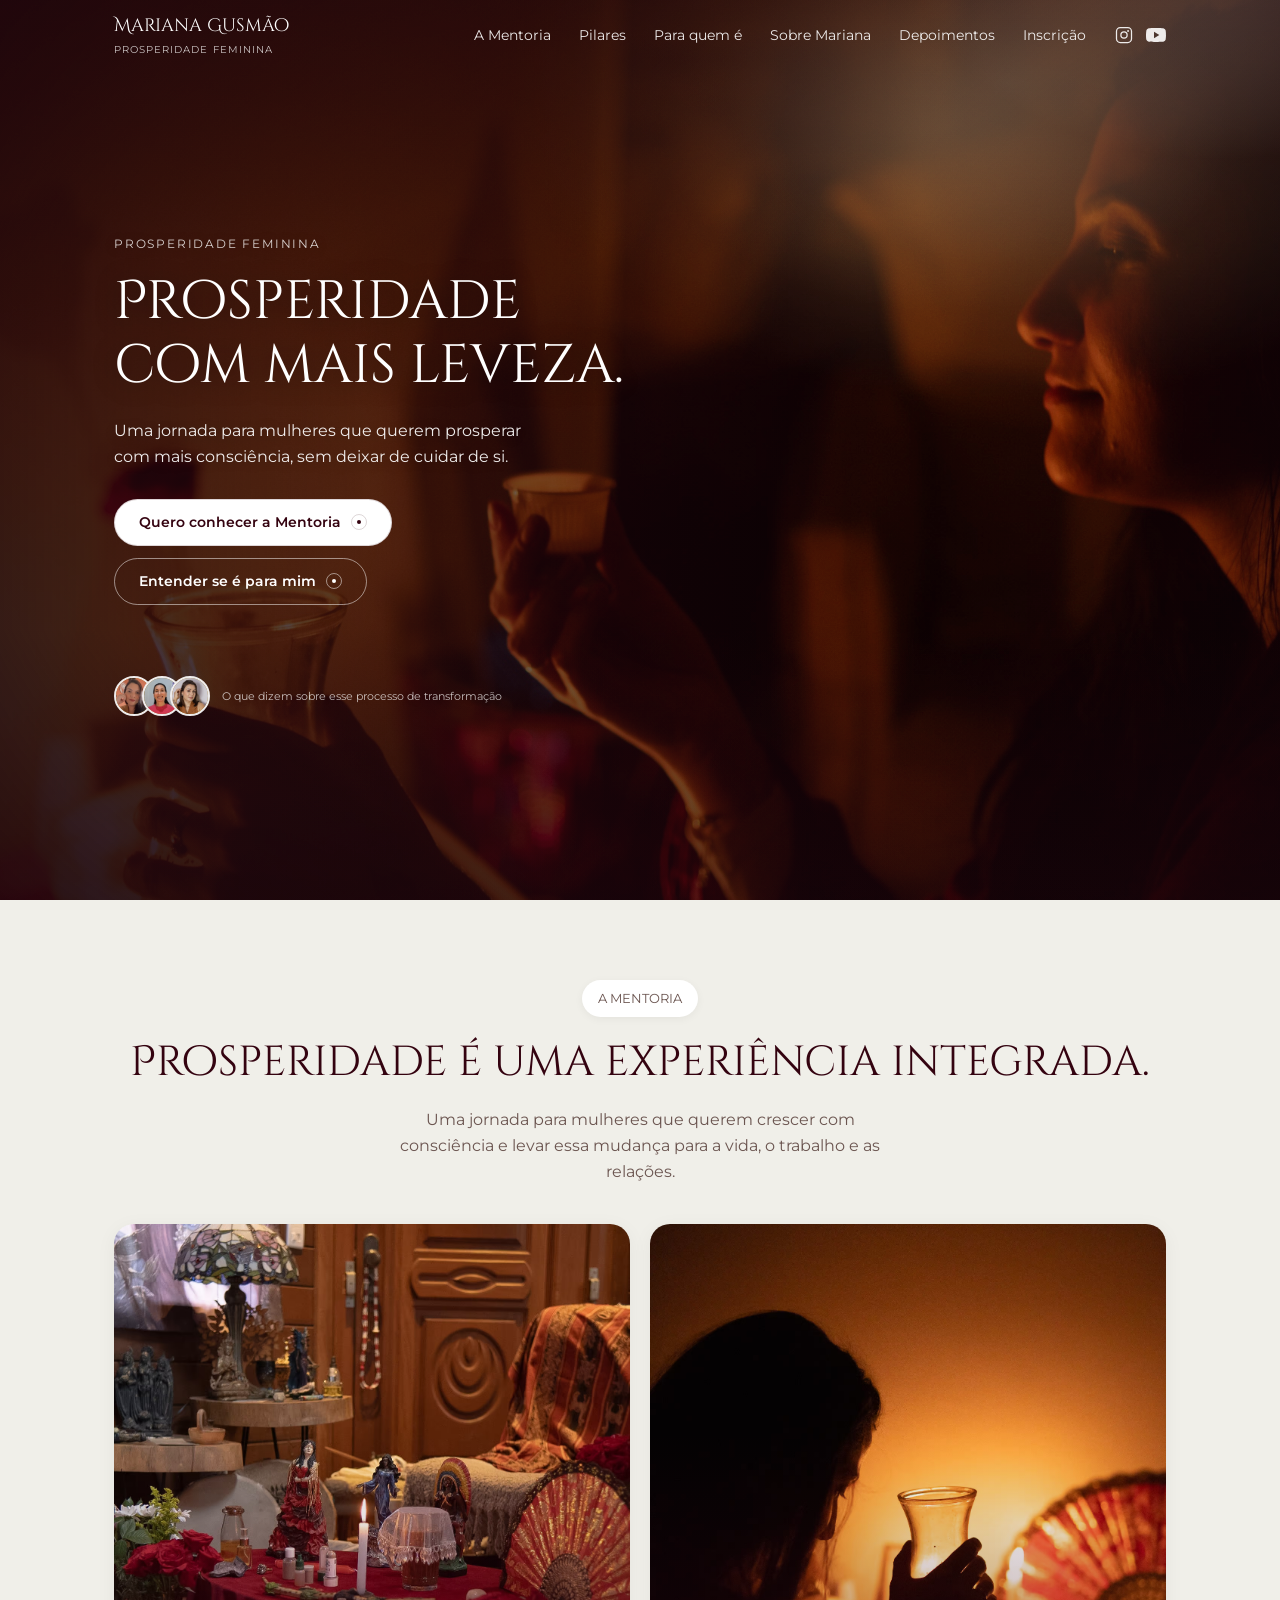
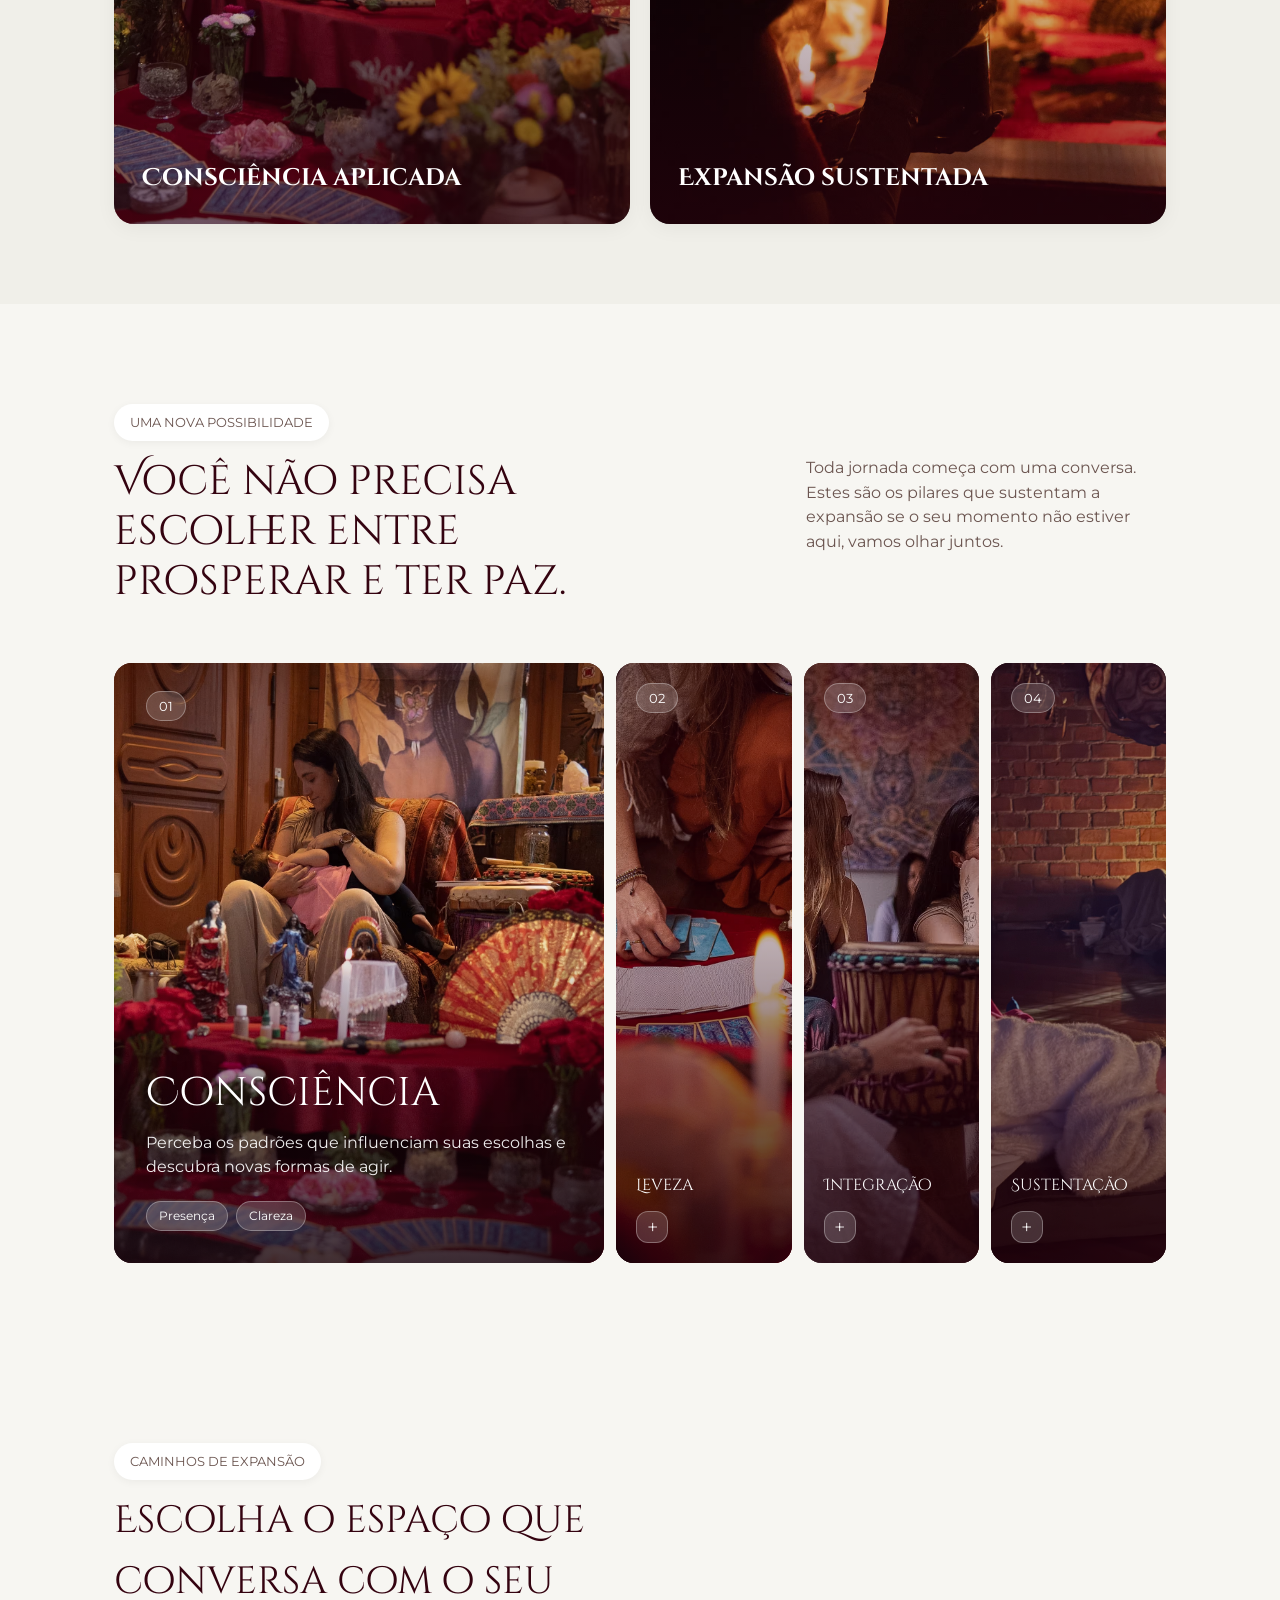
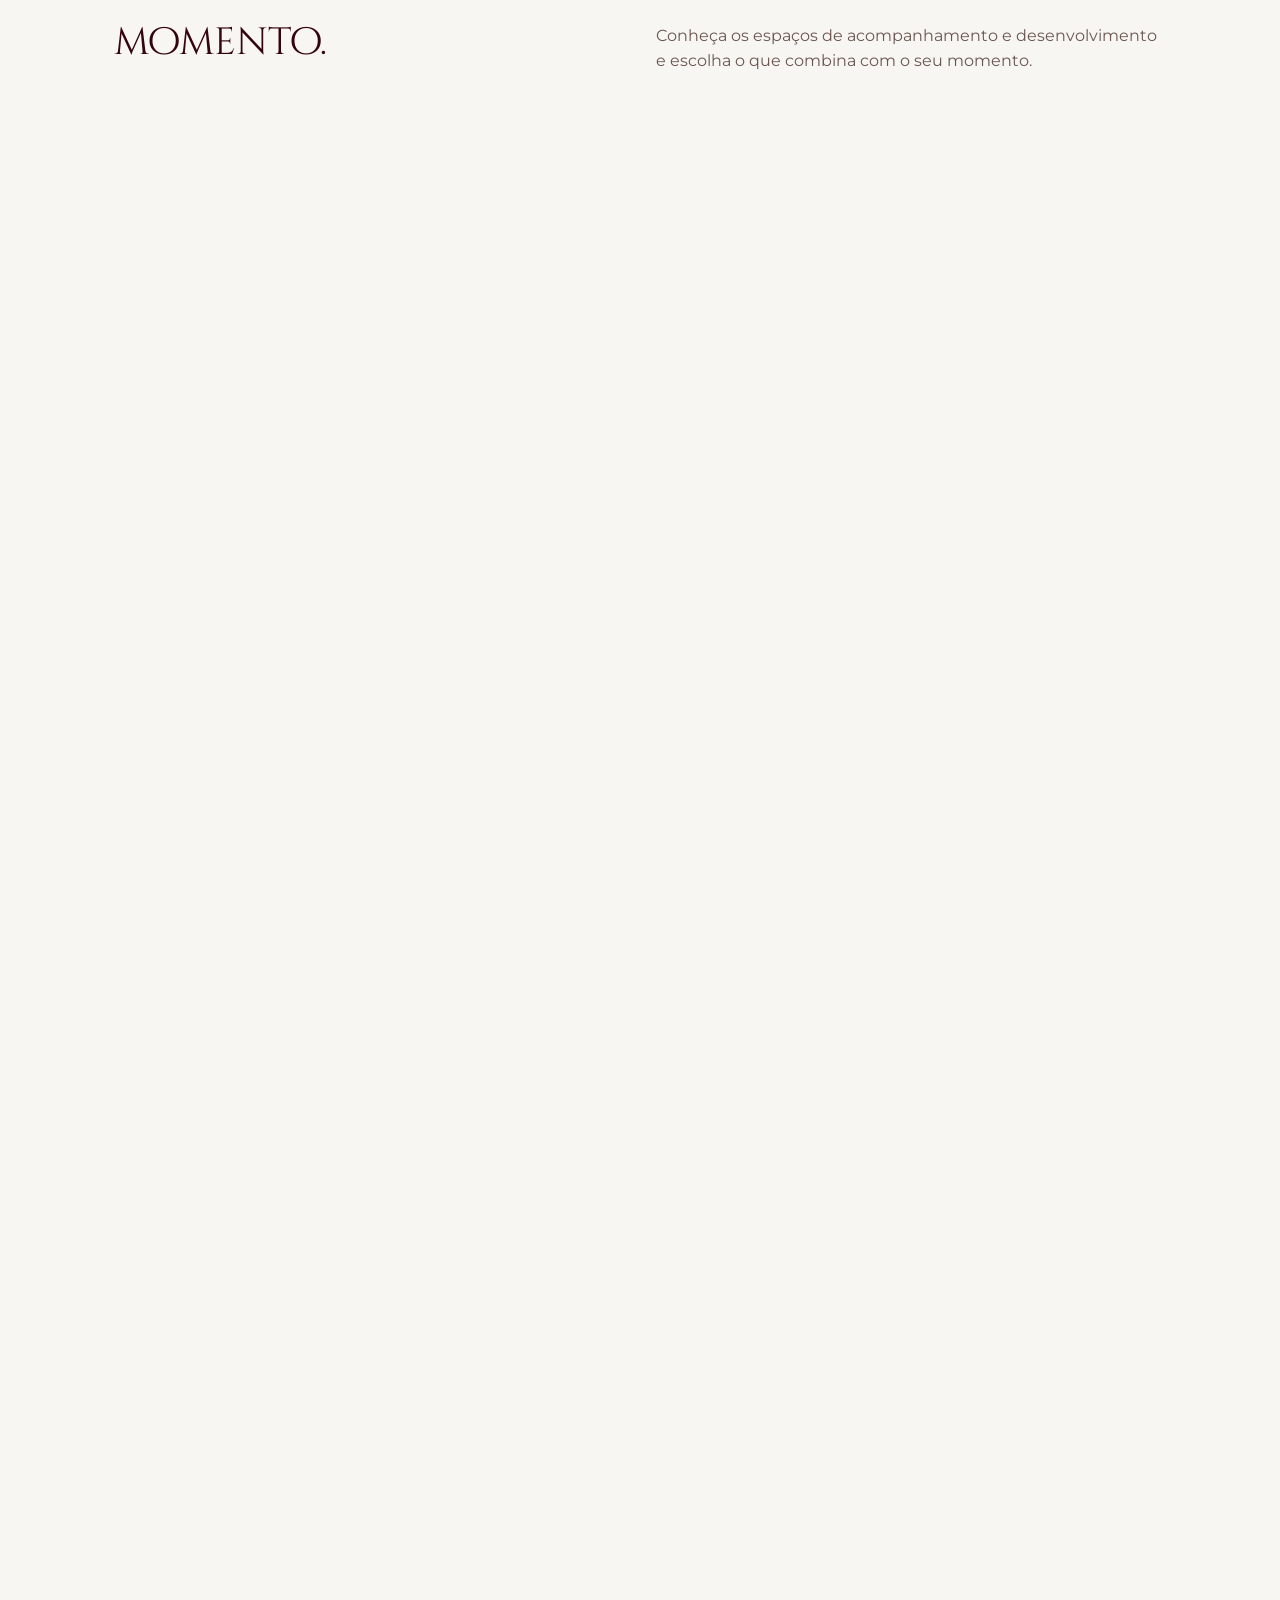
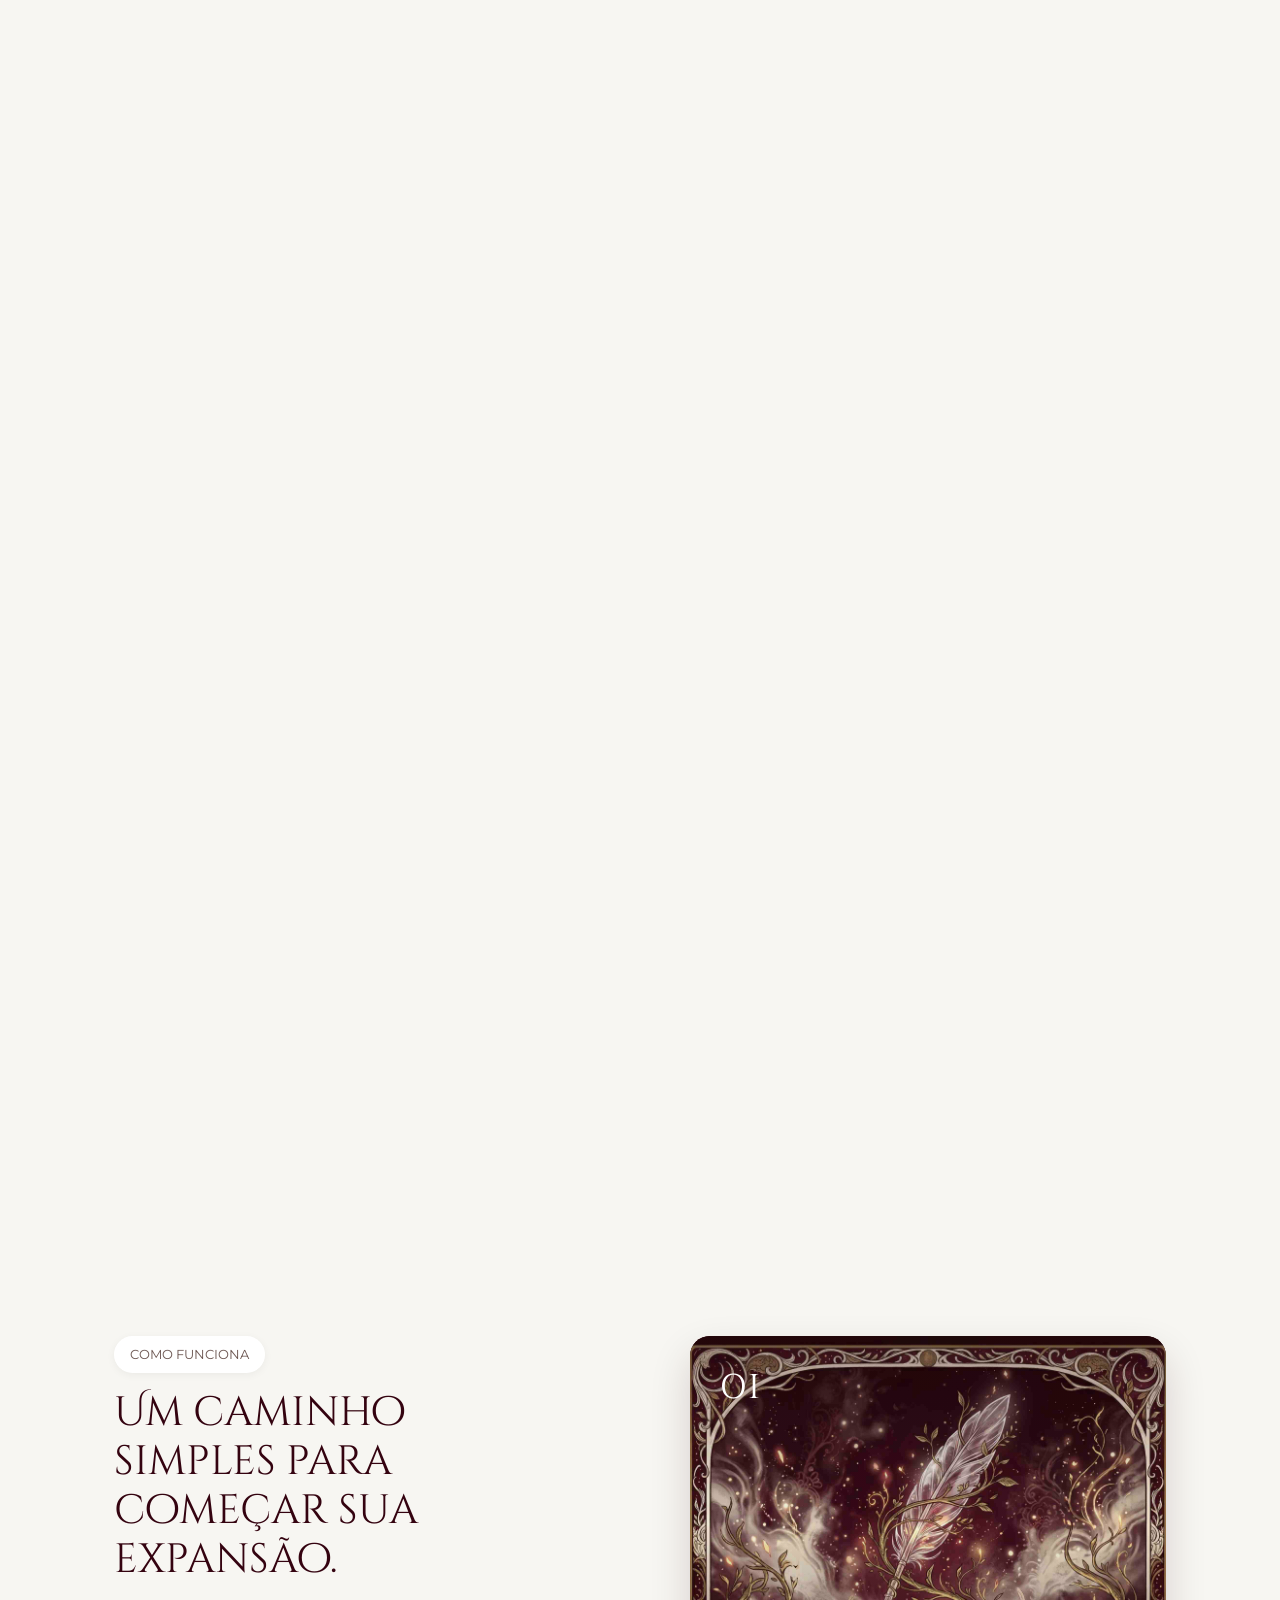
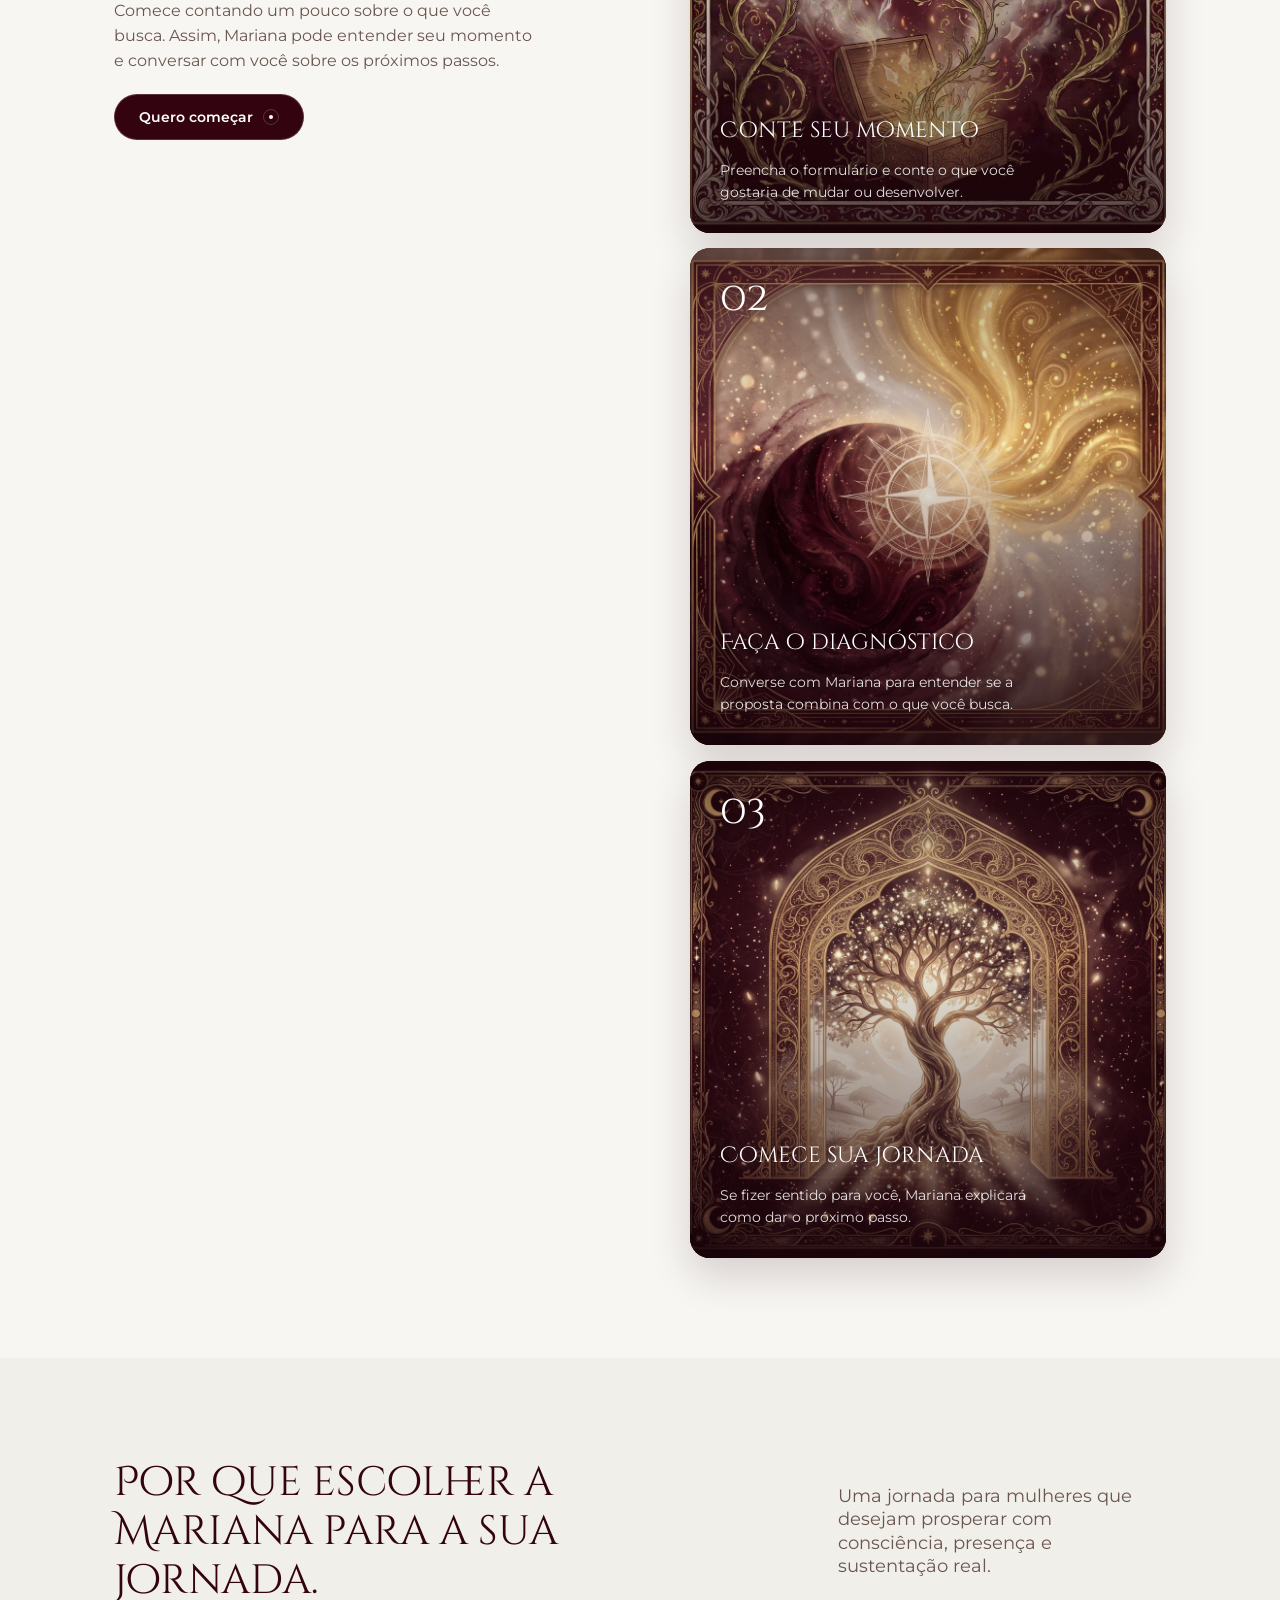
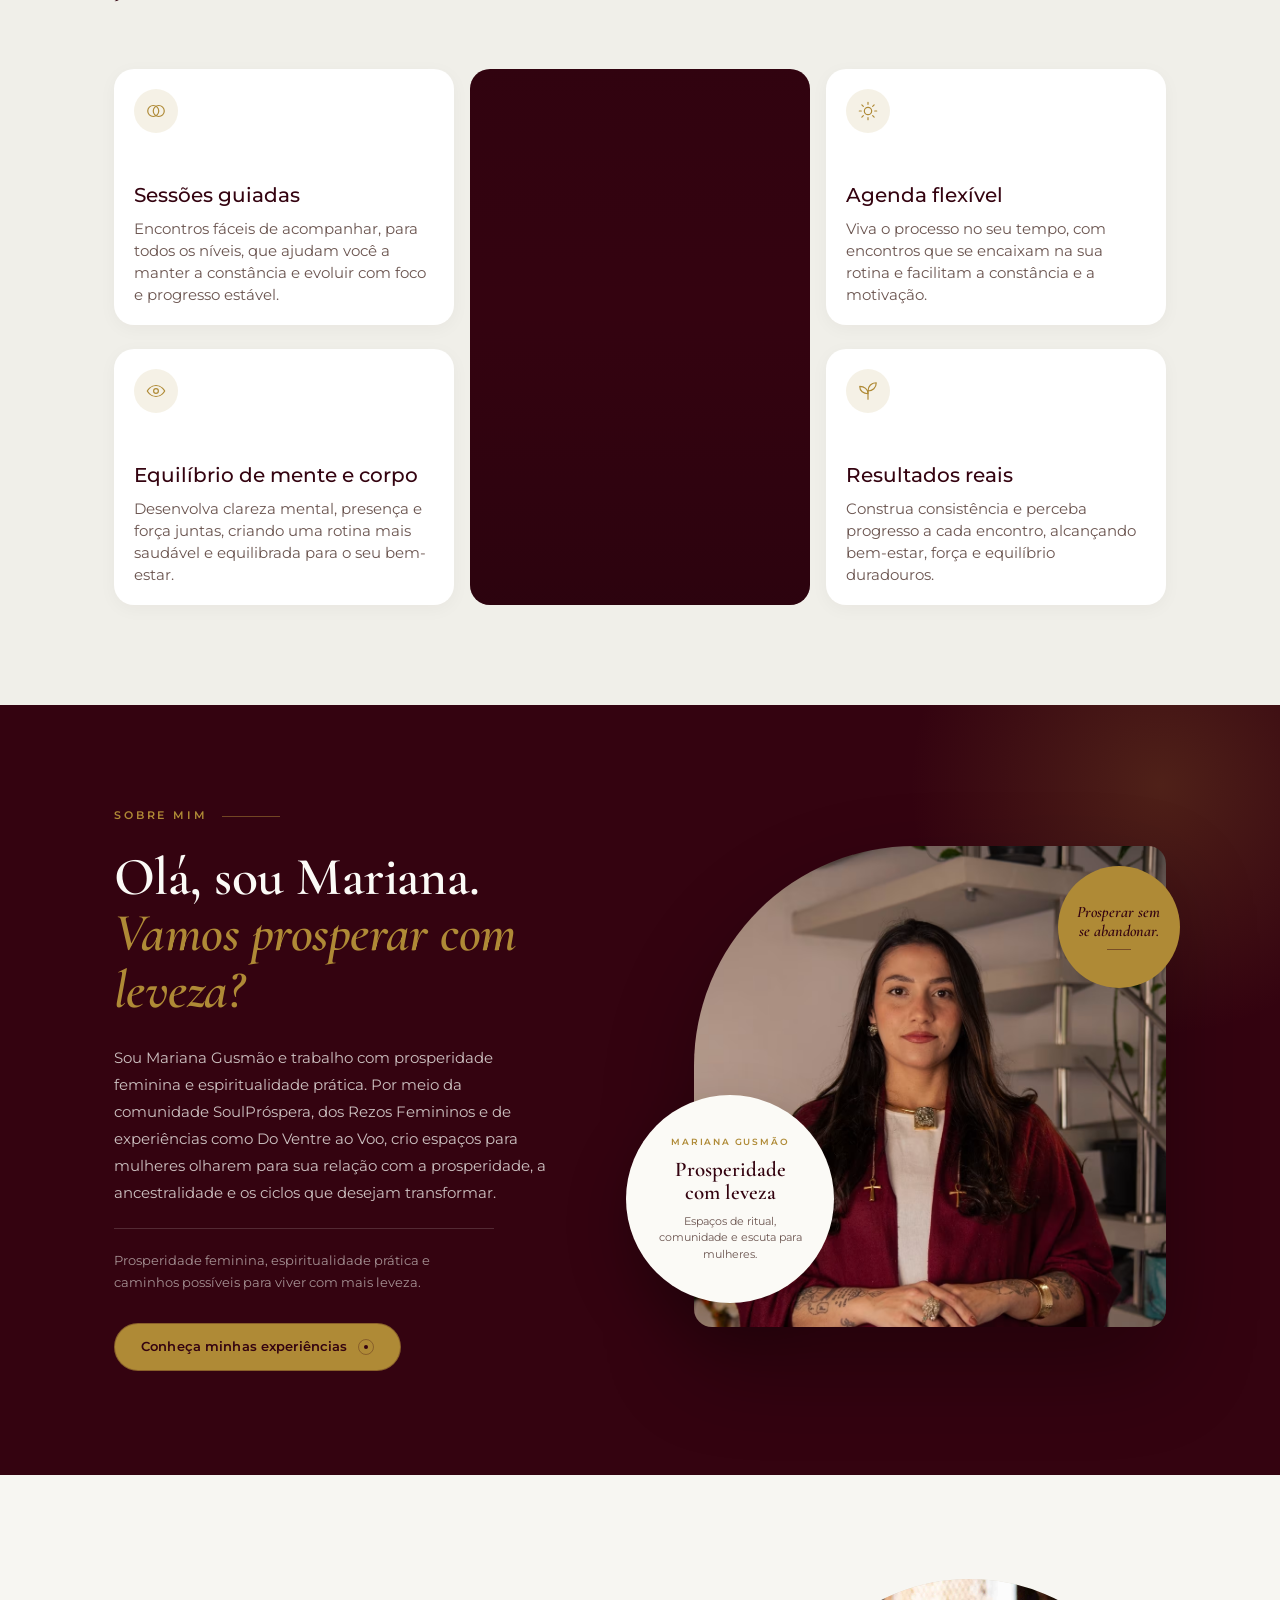
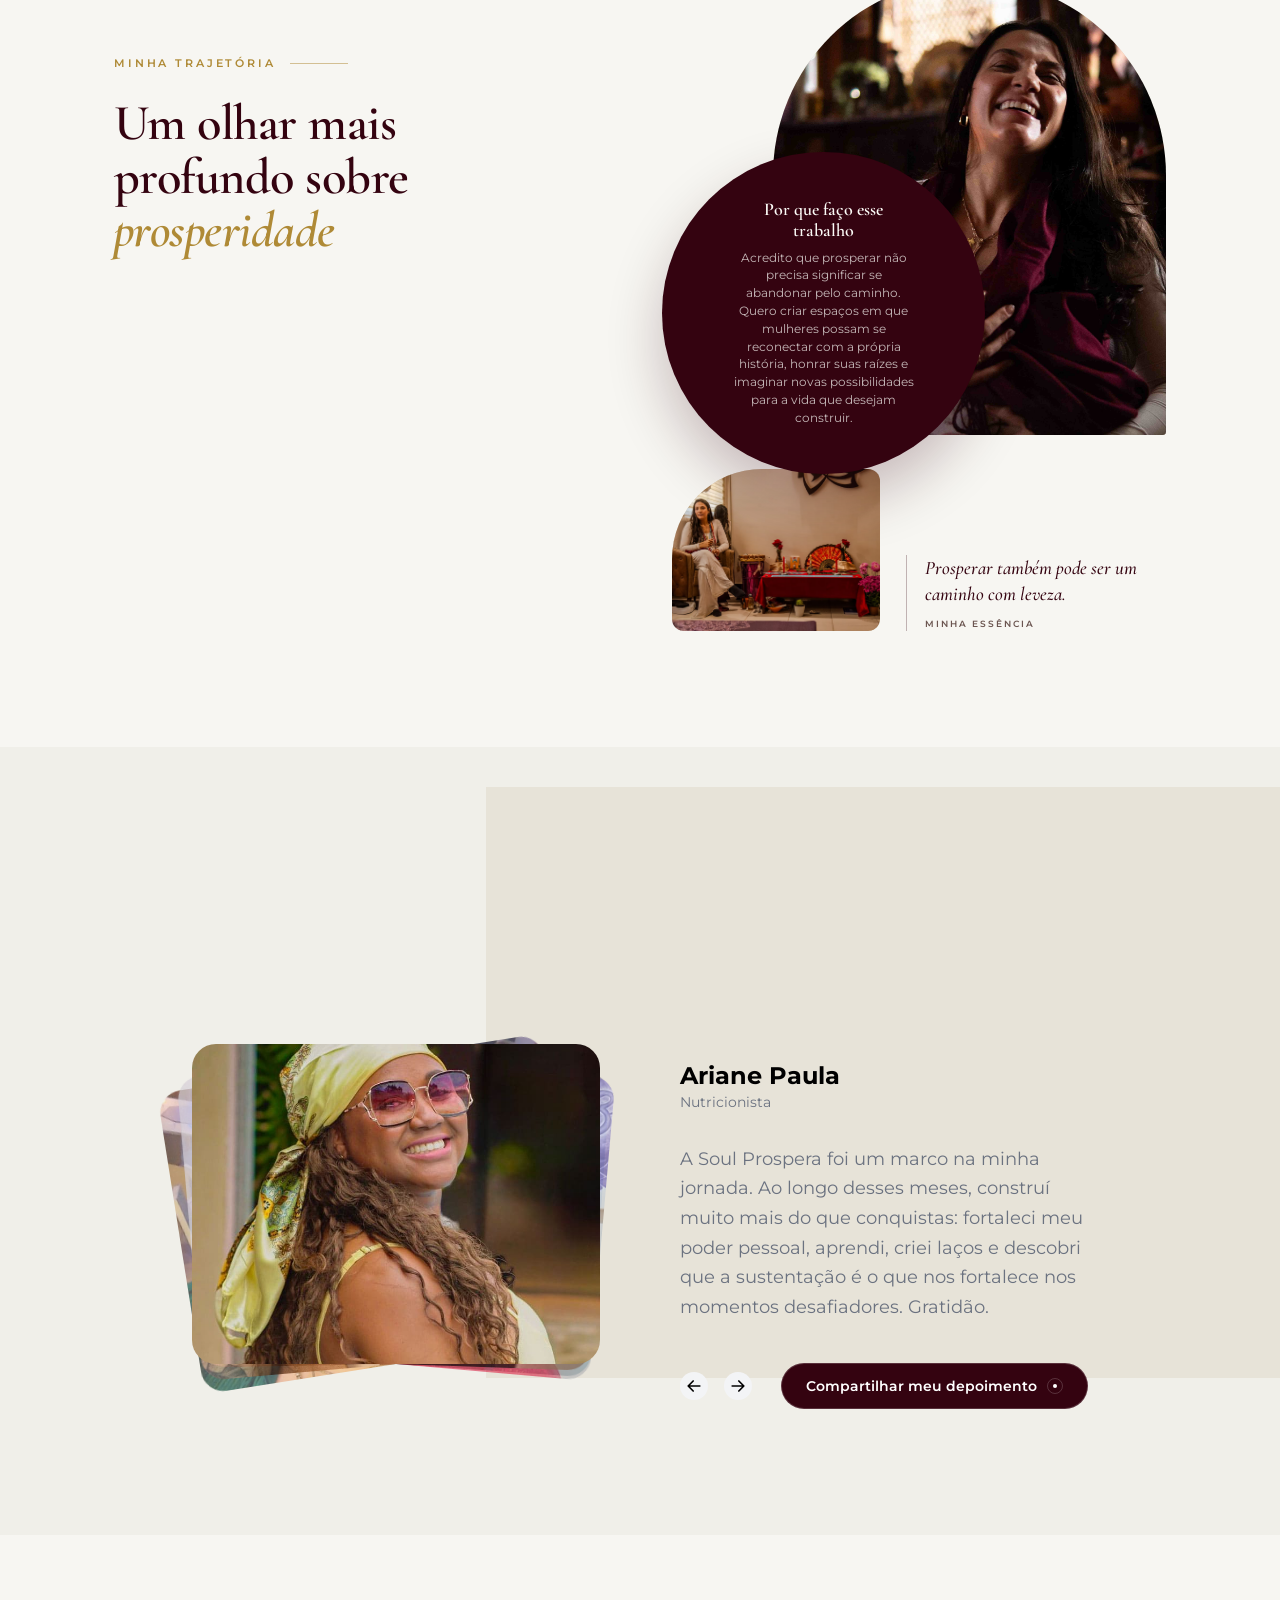
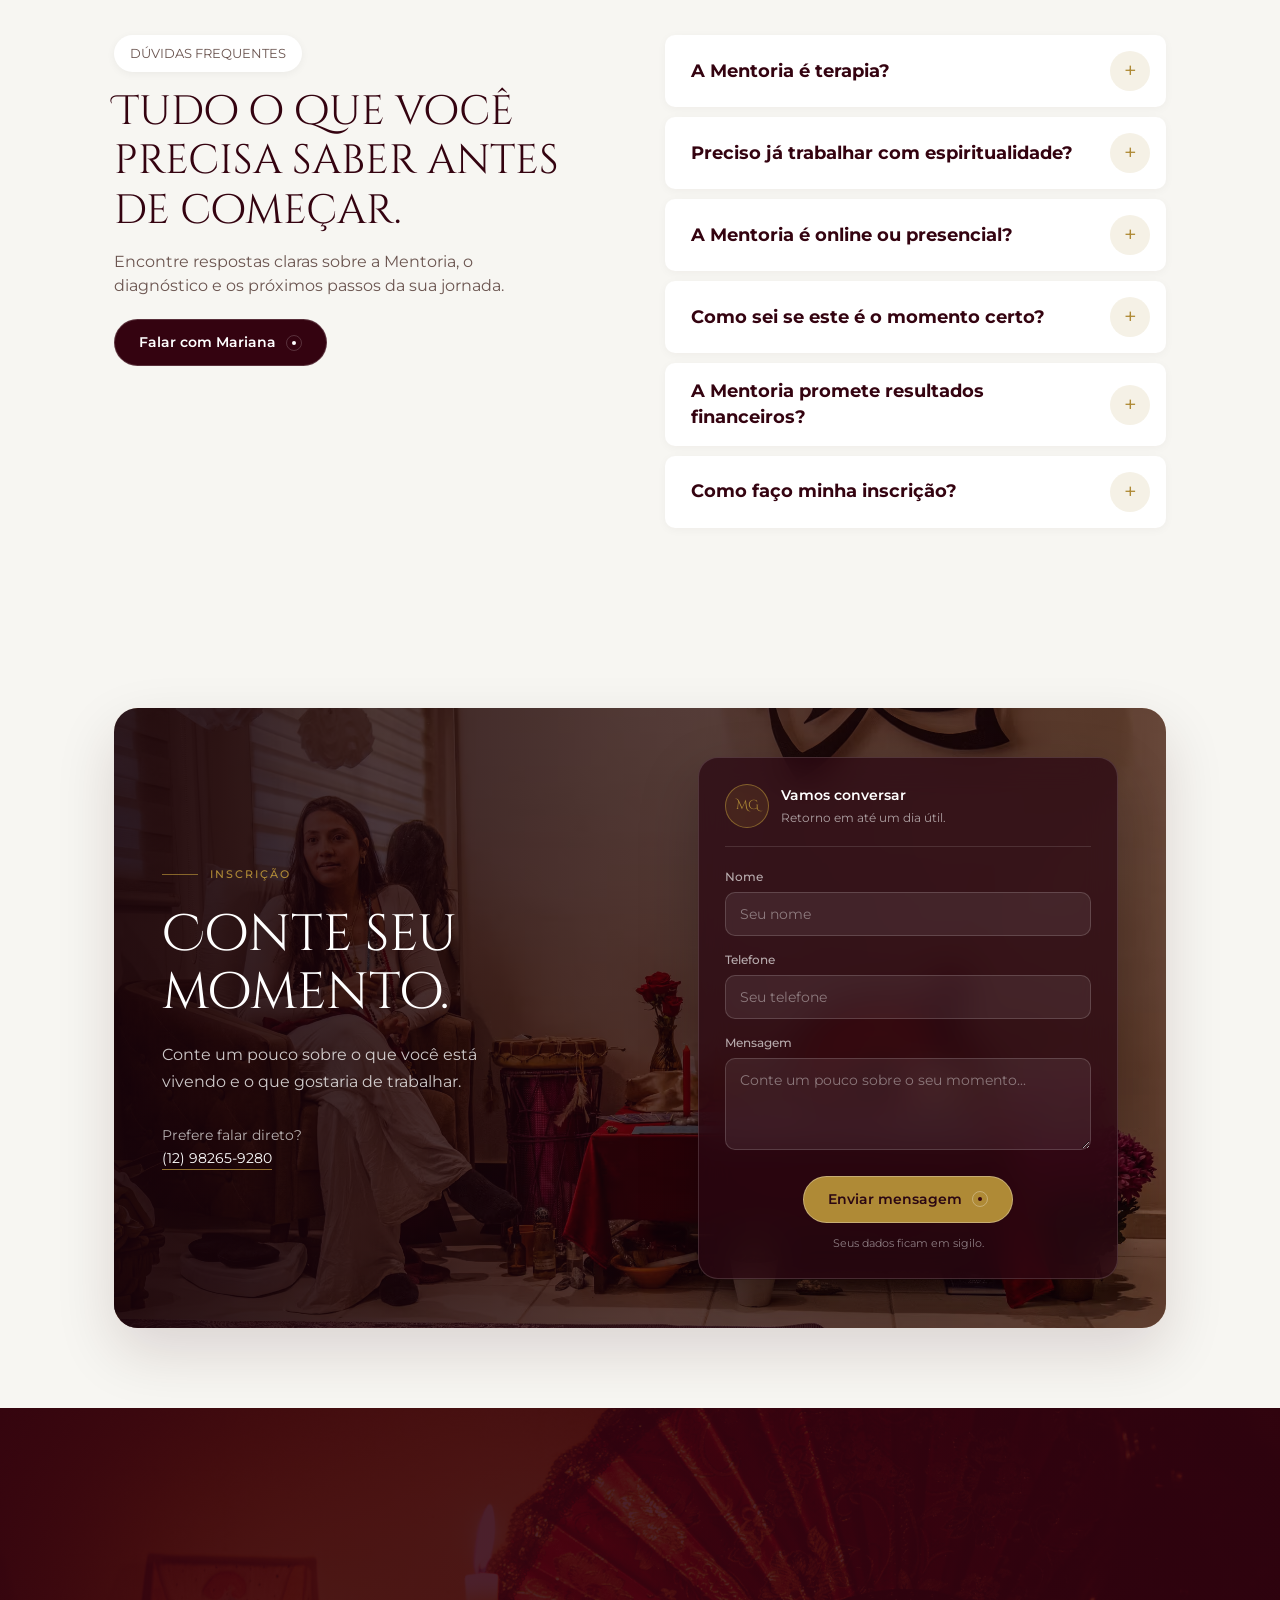
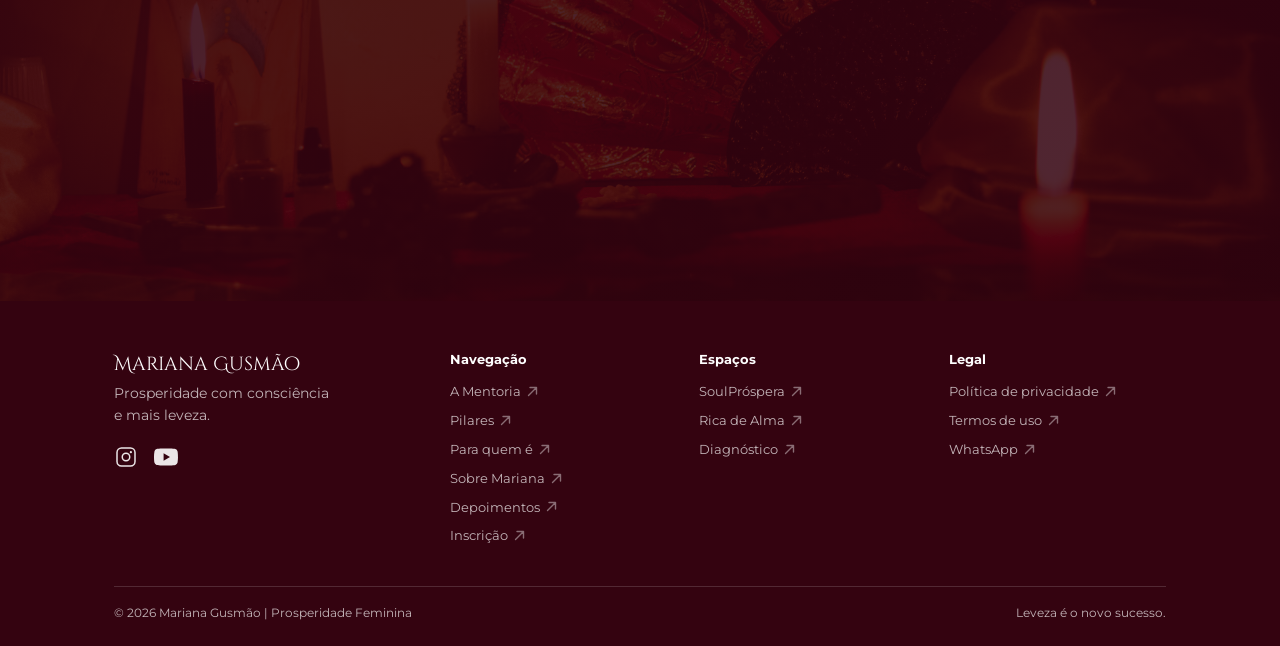
<file: index.html>
﻿<!DOCTYPE html>
<html lang="pt-BR">

<head>
  <meta charset="UTF-8" />
  <meta name="viewport" content="width=device-width, initial-scale=1.0" />
  <title>Mariana Gusmão | Prosperidade Feminina</title>
  <meta name="description"
    content="Prosperidade feminina com consciência, espiritualidade prática e leveza. Conheça a Mentoria de Mariana Gusmão." />
  <link rel="preconnect" href="https://fonts.googleapis.com" />
  <link rel="preconnect" href="https://fonts.gstatic.com" crossorigin />
  <link rel="preload" as="image" href="./assets/images/hero.JPG" fetchpriority="high" />
  <link rel="preload" as="video" href="./assets/videos/hero.mp4" type="video/mp4" />
  <link
    href="https://fonts.googleapis.com/css2?family=Cinzel+Decorative:wght@400;700&family=Cormorant+Garamond:ital,wght@0,500;0,600;1,500;1,600&family=Montserrat:wght@300;400;500;600&display=swap"
    rel="stylesheet" />
  <style>
    :root {
      --bg: #f7f6f2;
      --burgundy: #340310;
      --gold: #af8a36;
      --white: #fff;
      --text: #340310;
      --muted: #6b5550;
      --max: 1100px;
      --nav: 70px;
    }

    * {
      box-sizing: border-box;
      margin: 0;
      padding: 0
    }

    html {
      scroll-behavior: smooth
    }

    body {
      font-family: Montserrat, sans-serif;
      background: var(--bg);
      color: var(--text);
      line-height: 1.6;
      font-weight: 400
    }

    img {
      max-width: 100%;
      display: block
    }

    a {
      text-decoration: none;
      color: inherit
    }

    ul {
      list-style: none
    }

    button,
    input,
    textarea {
      font-family: inherit
    }

    .wrap {
      width: 100%;
      max-width: var(--max);
      margin: 0 auto;
      padding: 0 24px
    }

    /* Header — como Elyora */
    .header {
      position: fixed;
      top: 0;
      left: 0;
      right: 0;
      z-index: 100;
      height: var(--nav);
      display: flex;
      align-items: center;
      transition: background .3s;
    }

    .header.scrolled {
      background: rgba(247, 246, 242, .95);
      backdrop-filter: blur(10px);
      box-shadow: 0 1px 0 rgba(52, 3, 16, .08)
    }

    .header-in {
      display: flex;
      align-items: center;
      justify-content: space-between;
      width: 100%;
      max-width: var(--max);
      margin: 0 auto;
      padding: 0 24px
    }

    .logo {
      font-family: "Cinzel Decorative", serif;
      font-size: 1.1rem;
      color: #fff;
      transition: color .3s
    }

    .logo small {
      display: block;
      font-family: Montserrat, sans-serif;
      font-size: .65rem;
      letter-spacing: .1em;
      text-transform: uppercase;
      opacity: .75;
      margin-top: 2px
    }

    .header.scrolled .logo {
      color: var(--burgundy)
    }

    .nav {
      display: flex;
      gap: 28px
    }

    .nav a {
      font-size: 14px;
      color: rgba(255, 255, 255, .9);
      transition: color .2s;
      position: relative
    }

    .header.scrolled .nav a {
      color: var(--text)
    }

    .nav a:hover {
      color: var(--gold)
    }

    .nav a::after {
      content: "";
      position: absolute;
      left: 0;
      bottom: -5px;
      width: 100%;
      height: 1px;
      background: var(--gold);
      transform: scaleX(0);
      transform-origin: right;
      transition: transform .3s ease;
    }

    .nav a:hover::after,
    .nav a.active::after {
      transform: scaleX(1);
      transform-origin: left
    }

    .nav-social {
      display: flex;
      align-items: center;
      gap: 12px
    }

    .nav .nav-social a {
      display: inline-flex;
      align-items: center;
      justify-content: center;
      width: 20px;
      height: 20px;
      color: rgba(255, 255, 255, .9)
    }

    .nav .nav-social a::after {
      display: none
    }

    .nav .nav-social a:hover {
      color: var(--gold)
    }

    .header.scrolled .nav .nav-social a {
      color: var(--text)
    }

    .header.scrolled .nav .nav-social a:hover {
      color: var(--gold)
    }

    .nav-social svg {
      width: 20px;
      height: 20px;
      fill: currentColor;
      display: block
    }

    @media (max-width:1100px) {
      .nav {
        gap: 20px
      }
    }

    /* Botão estilo "Book a call": pílula com borda, texto que rola e ponto que cresce */
    .btn {
      --btn-line: rgba(52, 3, 16, .16);
      --btn-dot: var(--burgundy);
      display: inline-flex;
      align-items: center;
      justify-content: center;
      gap: 10px;
      padding: 14px 24px;
      border-radius: 50px;
      border: 1px solid var(--btn-line);
      font-size: 14px;
      font-weight: 600;
      line-height: 1.2;
      cursor: pointer;
      background: transparent;
      color: inherit;
      transition: background-color .3s ease, border-color .3s ease, color .3s ease
    }

    /* Texto duplicado que sobe no hover */
    .btn-label {
      position: relative;
      display: block;
      overflow: hidden
    }

    .btn-label>span {
      display: block;
      transition: transform .55s cubic-bezier(.22, .61, .36, 1)
    }

    .btn-label>span+span {
      position: absolute;
      left: 0;
      top: 100%
    }

    .btn:hover .btn-label>span,
    .btn:focus-visible .btn-label>span {
      transform: translateY(-100%)
    }

    .btn-dot {
      flex: none;
      display: inline-flex;
      align-items: center;
      justify-content: center;
      width: 16px;
      height: 16px;
      border: 1px solid var(--btn-line);
      border-radius: 50%;
      transition: border-color .3s ease
    }

    .btn-dot::before {
      content: "";
      width: 4px;
      height: 4px;
      border-radius: 50%;
      background: var(--btn-dot);
      transition: width .45s cubic-bezier(.22, .61, .36, 1),
        height .45s cubic-bezier(.22, .61, .36, 1)
    }

    .btn:hover .btn-dot::before,
    .btn:focus-visible .btn-dot::before {
      width: 10px;
      height: 10px
    }

    .btn:focus-visible {
      outline: 2px solid var(--gold);
      outline-offset: 3px
    }

    .btn-light {
      background: #fff;
      color: var(--burgundy);
      --btn-line: rgba(52, 3, 16, .16);
      --btn-dot: var(--burgundy)
    }

    .btn-dark {
      background: var(--burgundy);
      color: #fff;
      --btn-line: rgba(255, 255, 255, .18);
      --btn-dot: #fff
    }

    .btn-gold {
      background: var(--gold);
      color: #fff;
      --btn-line: rgba(255, 255, 255, .3);
      --btn-dot: var(--burgundy)
    }

    .btn-ghost {
      background: transparent;
      color: #fff;
      --btn-line: rgba(255, 255, 255, .5);
      --btn-dot: #fff
    }

    .header-btn {
      background: #fff;
      color: var(--burgundy);
      padding: 10px 20px;
      font-size: 13px
    }

    .header.scrolled .header-btn {
      background: var(--burgundy);
      color: #fff
    }

    .burger {
      display: none;
      background: none;
      border: none;
      cursor: pointer;
      width: 26px;
      height: 18px;
      position: relative
    }

    .burger span {
      position: absolute;
      left: 0;
      width: 100%;
      height: 2px;
      background: #fff;
      transition: .3s
    }

    .header.scrolled .burger span {
      background: var(--burgundy)
    }

    .burger span:nth-child(1) {
      top: 0
    }

    .burger span:nth-child(2) {
      top: 8px
    }

    .burger span:nth-child(3) {
      top: 16px
    }

    .mobile {
      display: flex;
      position: fixed;
      inset: 0;
      background: var(--bg);
      z-index: 99;
      flex-direction: column;
      align-items: center;
      justify-content: center;
      gap: 24px;
      opacity: 0;
      visibility: hidden;
      pointer-events: none;
      transition: opacity .35s ease, visibility .35s ease;
    }

    .mobile.open {
      opacity: 1;
      visibility: visible;
      pointer-events: auto
    }

    .mobile a {
      font-family: "Cinzel Decorative", serif;
      font-size: 1.5rem;
      opacity: 0;
      transform: translateY(14px);
      transition: opacity .35s ease, transform .35s ease;
    }

    .mobile.open a {
      opacity: 1;
      transform: none
    }

    .mobile.open a:nth-child(2) {
      transition-delay: .04s
    }

    .mobile.open a:nth-child(3) {
      transition-delay: .08s
    }

    .mobile.open a:nth-child(4) {
      transition-delay: .12s
    }

    .mobile.open a:nth-child(5) {
      transition-delay: .16s
    }

    .mobile.open a:nth-child(7) {
      transition-delay: .2s
    }

    .mobile-social {
      display: flex;
      align-items: center;
      gap: 16px
    }

    .mobile .mobile-social a {
      display: inline-flex;
      align-items: center;
      justify-content: center;
      width: 22px;
      height: 22px;
      font-size: 0;
      line-height: 0;
      color: var(--text);
      transition: color .25s ease
    }

    .mobile .mobile-social a:hover {
      color: var(--gold)
    }

    .mobile.open .mobile-social a {
      transition-delay: .2s
    }

    .mobile-social svg {
      width: 22px;
      height: 22px;
      fill: currentColor;
      display: block
    }

    /* Hero — imagem de abertura (hero.JPG), vídeo em tela cheia e texto à esquerda */
    .hero {
      position: relative;
      min-height: 100vh;
      min-height: 100svh;
      display: flex;
      align-items: center;
      padding: calc(var(--nav) + 40px) 0 60px;
      overflow: hidden;
      background: #1c070d;
    }

    /* Camada visual: a imagem e o vídeo entram juntos no mesmo zoom de abertura */
    .hero-media {
      position: absolute;
      inset: 0;
      overflow: hidden;
      transform: none;
      will-change: transform;
    }

    .js-hero .hero-media {
      transform: scale(1.16);
    }

    .js-hero .hero-media.is-in {
      animation: heroZoom 2.2s cubic-bezier(.19, 1, .22, 1) both;
    }

    @keyframes heroZoom {
      from {
        transform: scale(1.16)
      }

      to {
        transform: scale(1)
      }
    }

    .hero-still,
    .hero-video {
      position: absolute;
      inset: 0;
      width: 100%;
      height: 100%;
      object-fit: cover;
      object-position: center;
      display: block;
      pointer-events: none;
      filter: brightness(.92) saturate(1.04);
    }

    /* Primeiro estado do hero: a foto aparece antes de o vídeo rodar */
    .hero-video {
      opacity: 0;
    }

    .hero-video.is-playing {
      animation: heroVideoIn 1.1s ease both;
    }

    @keyframes heroVideoIn {
      from {
        opacity: 0
      }

      to {
        opacity: 1
      }
    }

    /* Efeito de luz — brilho quente, halo de sol e varredura, como na referência */
    .hero-light {
      position: absolute;
      inset: -10%;
      pointer-events: none;
      mix-blend-mode: screen;
      opacity: 0;
      background:
        radial-gradient(44% 40% at 74% 16%, rgba(255, 229, 174, .46) 0%, rgba(255, 196, 116, .18) 42%, rgba(255, 196, 116, 0) 74%),
        radial-gradient(30% 28% at 88% 4%, rgba(255, 247, 220, .58) 0%, rgba(255, 247, 220, 0) 68%),
        radial-gradient(52% 46% at 10% 88%, rgba(175, 138, 54, .24) 0%, rgba(175, 138, 54, 0) 70%);
    }

    .hero-light::before {
      content: "";
      position: absolute;
      inset: 0;
      background: radial-gradient(26% 24% at 70% 20%, rgba(255, 214, 150, .34) 0%, rgba(255, 214, 150, 0) 72%);
      opacity: .6;
      animation: heroGlow 12s ease-in-out infinite alternate;
    }

    .hero-light::after {
      content: "";
      position: absolute;
      inset: -18% -45%;
      background: linear-gradient(102deg,
          rgba(255, 226, 176, 0) 32%,
          rgba(255, 226, 176, .16) 44%,
          rgba(255, 246, 219, .32) 50%,
          rgba(255, 226, 176, .16) 56%,
          rgba(255, 226, 176, 0) 68%);
      opacity: 0;
      transform: translate3d(-45%, 0, 0) rotate(2deg);
    }

    .js-hero .hero-light {
      animation: heroLightIn 2s ease-out .2s both;
    }

    .js-hero .hero-light::after {
      animation: heroSweep 9s cubic-bezier(.5, 0, .5, 1) 1.8s infinite;
    }

    @keyframes heroLightIn {
      to {
        opacity: 1
      }
    }

    @keyframes heroGlow {
      from {
        opacity: .45;
        transform: translate3d(-1%, 1%, 0) scale(1)
      }

      to {
        opacity: 1;
        transform: translate3d(2%, -2%, 0) scale(1.14)
      }
    }

    @keyframes heroSweep {
      0% {
        opacity: 0;
        transform: translate3d(-45%, 0, 0) rotate(2deg)
      }

      16% {
        opacity: .7
      }

      55% {
        opacity: .5
      }

      78%,
      100% {
        opacity: 0;
        transform: translate3d(45%, 0, 0) rotate(2deg)
      }
    }

    /* Entrada do texto em cascata: sobe, ganha foco e aparece */
    .js-hero .hero-text>* {
      --hero-end-opacity: 1;
      animation: heroTextIn 1s cubic-bezier(.22, .61, .36, 1) both;
      animation-delay: var(--hero-delay, 0s);
      will-change: opacity, transform, filter;
    }

    .js-hero .hero-text>p:not(.label),
    .js-hero .hero-text>.hero-trust {
      --hero-end-opacity: .92
    }

    .js-hero .hero-text>.label {
      --hero-end-opacity: .8
    }

    .js-hero .hero-text>*:nth-child(1) {
      --hero-delay: .12s
    }

    .js-hero .hero-text>*:nth-child(2) {
      --hero-delay: .24s
    }

    .js-hero .hero-text>*:nth-child(3) {
      --hero-delay: .36s
    }

    .js-hero .hero-text>*:nth-child(4) {
      --hero-delay: .48s
    }

    .js-hero .hero-text>*:nth-child(5) {
      --hero-delay: .6s
    }

    @keyframes heroTextIn {
      from {
        opacity: 0;
        transform: translateY(36px);
        filter: blur(6px)
      }

      to {
        opacity: var(--hero-end-opacity, 1);
        transform: none;
        filter: blur(0)
      }
    }

    .hero-shade {
      position: absolute;
      inset: 0;
      pointer-events: none;
      background:
        linear-gradient(90deg, rgba(28, 5, 12, .88) 0%, rgba(28, 5, 12, .64) 38%, rgba(28, 5, 12, .2) 72%, rgba(28, 5, 12, .38) 100%),
        linear-gradient(180deg, rgba(28, 5, 12, .45) 0%, rgba(28, 5, 12, 0) 28%, rgba(28, 5, 12, 0) 70%, rgba(28, 5, 12, .55) 100%);
    }

    .hero-in {
      position: relative;
      z-index: 1;
      display: grid;
      grid-template-columns: 1.2fr .8fr;
      gap: 40px;
      align-items: center;
      width: 100%;
      max-width: var(--max);
      margin: 0 auto;
      padding: 0 24px;
    }

    .hero-text {
      color: #fff;
      max-width: 520px;
      min-width: 0
    }

    .hero-text .label {
      font-size: 12px;
      letter-spacing: .15em;
      text-transform: uppercase;
      opacity: .8;
      margin-bottom: 16px;
      text-shadow: 0 2px 18px rgba(18, 3, 8, .45)
    }

    .hero-text h1 {
      font-family: "Cinzel Decorative", serif;
      font-weight: 400;
      font-size: clamp(2.1rem, 4.6vw, 3.4rem);
      line-height: 1.18;
      margin-bottom: 20px;
      text-shadow: 0 2px 24px rgba(18, 3, 8, .4)
    }

    .hero-text p {
      font-size: 1rem;
      opacity: .92;
      line-height: 1.65;
      margin-bottom: 28px;
      max-width: 430px;
      text-shadow: 0 2px 18px rgba(18, 3, 8, .4)
    }

    .hero-text .btns {
      display: flex;
      flex-wrap: wrap;
      gap: 12px;
      margin-bottom: 32px
    }

    .hero-trust {
      display: flex;
      align-items: center;
      gap: 12px;
      font-size: 11px;
      opacity: .9;
      text-align: center;
      max-width: 100%;
      margin-top: 72px
    }

    .hero-trust__avatars {
      display: flex;
      align-items: center;
      flex-shrink: 0
    }

    /* Avatar + tooltip animado (equivalente ao AnimatedTooltip da Aceternity UI) */
    .hero-avatar {
      position: relative;
      width: 40px;
      height: 40px;
      margin-right: -12px;
      flex-shrink: 0
    }

    .hero-avatar:last-child {
      margin-right: 0
    }

    .hero-avatar img {
      position: relative;
      display: block;
      width: 100%;
      height: 100%;
      border-radius: 50%;
      border: 2px solid #fff;
      background: var(--gold);
      object-fit: cover;
      object-position: top;
      transition: transform .5s, z-index 0s;
      -webkit-user-drag: none
    }

    .hero-avatar:hover img {
      transform: scale(1.05);
      z-index: 30
    }

    .hero-avatar__tip {
      position: absolute;
      top: -4rem;
      left: calc(50% + var(--tt-clamp, 0px));
      z-index: 50;
      display: flex;
      flex-direction: column;
      align-items: center;
      justify-content: center;
      border-radius: 6px;
      background: #000;
      padding: 8px 16px;
      font-size: 12px;
      line-height: 1.5;
      box-shadow: 0 20px 25px -5px rgba(0, 0, 0, .1), 0 8px 10px -6px rgba(0, 0, 0, .1);
      white-space: nowrap;
      pointer-events: none;
      opacity: 0;
      visibility: hidden;
      translate: -50% 0;
      transform: translateY(20px) scale(.6);
      will-change: transform, opacity
    }

    .hero-avatar__tip-line {
      position: absolute;
      bottom: -1px;
      z-index: 30;
      height: 1px
    }

    .hero-avatar__tip-line--a {
      left: 2.5rem;
      width: 20%;
      background: linear-gradient(to right, transparent, #10b981, transparent)
    }

    .hero-avatar__tip-line--b {
      left: 2.5rem;
      width: 40%;
      background: linear-gradient(to right, transparent, #0ea5e9, transparent)
    }

    .hero-avatar__tip-name {
      position: relative;
      z-index: 30;
      font-size: 16px;
      font-weight: 700;
      line-height: 1.5;
      color: #fff
    }

    .hero-avatar__tip-role {
      font-size: 12px;
      line-height: 1.5;
      color: #fff
    }

    /* Em telas estreitas o balão encolhe um pouco para caber na largura da tela */
    @media (max-width:620px) {
      .hero-avatar__tip {
        padding: 6px 12px
      }

      .hero-avatar__tip-name {
        font-size: 14px
      }

      .hero-avatar__tip-role {
        font-size: 11px
      }
    }

    /* Sem movimento: o tooltip só aparece e some, sem inclinar nem seguir o cursor */
    @media (prefers-reduced-motion:reduce) {
      .hero-avatar img {
        transition: none
      }
    }

    .hero-trust__info {
      display: flex;
      flex-direction: column;
      align-items: center;
      gap: 0;
      min-width: 0;
      text-align: center
    }

    .hero-trust__stars {
      display: flex;
      gap: 2px
    }

    .hero-trust__stars svg {
      width: 16px;
      height: 16px;
      fill: var(--gold)
    }

    .hero-text .hero-trust__text {
      color: rgba(255, 255, 255, .85);
      font-size: 11px;
      line-height: 1.3;
      margin: 0;
      max-width: none;
      text-align: center;
      white-space: nowrap
    }

    @media (max-width:900px) {

      .hero-still,
      .hero-video {
        object-position: 88% center
      }
    }

    @media (prefers-reduced-motion:reduce) {
      .hero-video {
        display: none
      }

      .hero-media,
      .js-hero .hero-media,
      .js-hero .hero-media.is-in {
        transform: none;
        animation: none
      }

      .js-hero .hero-text>* {
        opacity: 1;
        transform: none;
        filter: none;
        animation: none
      }

      .hero-light,
      .hero-light::before,
      .hero-light::after {
        animation: none
      }

      .hero-light {
        opacity: .78
      }

      .hero {
        background: #1c070d url("./assets/images/hero.JPG") 88% center/cover no-repeat
      }

      .why-video {
        display: none
      }

      .why-us-center {
        background: var(--burgundy) url("./assets/images/mari02.jpg") center/cover no-repeat
      }
    }

    /* Help — painéis de imagem em acordeão, como Stillroom */
    .help {
      padding: 100px 0;
      background: var(--bg)
    }

    .pill {
      display: inline-block;
      padding: 8px 16px;
      background: #fff;
      border-radius: 100px;
      font-size: 13px;
      color: var(--muted);
      box-shadow: 0 2px 8px rgba(0, 0, 0, .05)
    }

    .help-head {
      display: grid;
      grid-template-columns: 1.2fr .8fr;
      gap: 64px;
      align-items: center;
      margin-bottom: 56px
    }

    .help-head .pill {
      margin-bottom: 16px
    }

    .help-head h2 {
      font-family: "Cinzel Decorative", serif;
      font-weight: 400;
      font-size: clamp(1.9rem, 3.2vw, 2.65rem);
      line-height: 1.22;
      max-width: 620px
    }

    .help-head>p {
      justify-self: end;
      max-width: 360px;
      color: var(--muted);
      font-size: 16px;
      line-height: 1.55
    }

    .help-row {
      display: flex;
      gap: 12px;
      height: 600px
    }

    .help-panel {
      position: relative;
      flex: 1 1 0;
      min-width: 0;
      border-radius: 18px;
      overflow: hidden;
      background: var(--burgundy);
      cursor: pointer;
      isolation: isolate;
      outline: none;
      transition: flex-grow .7s ease-in-out .06s;
      transition: flex-grow .76s linear(0, 0.06 13%, 0.22 24%, 0.82 45%, 0.98 67%, 1) .14s
    }

    .help-panel.is-active {
      flex-grow: 2.8
    }

    .help-img {
      position: absolute;
      inset: 0;
      width: 100%;
      height: 100%;
      object-fit: cover;
      object-position: center;
      transform: scale(1.18);
      transition: transform .7s ease-in-out .06s
    }

    .help-panel.is-active .help-img {
      transform: scale(1)
    }

    .help-shade {
      position: absolute;
      inset: 0;
      background: linear-gradient(180deg, rgba(24, 3, 10, .3) 0%, rgba(24, 3, 10, 0) 42%, rgba(24, 3, 10, .82) 100%)
    }

    .help-tint {
      position: absolute;
      inset: 0;
      background: var(--burgundy);
      opacity: .28;
      transition: opacity .7s ease .2s
    }

    .help-panel.is-active .help-tint {
      opacity: 0;
      transition: opacity .8s ease .15s
    }

    .help-num {
      position: absolute;
      top: 20px;
      left: 20px;
      padding: 6px 12px;
      border: 1px solid rgba(255, 255, 255, .3);
      border-radius: 999px;
      background: rgba(255, 255, 255, .16);
      backdrop-filter: blur(16px);
      color: #fff;
      font-size: 13px;
      line-height: 16px;
      transition: left .45s ease, top .45s ease
    }

    .help-panel.is-active .help-num {
      top: 28px;
      left: 32px
    }

    .help-closed {
      position: absolute;
      left: 20px;
      bottom: 20px;
      width: 140px;
      opacity: 1;
      transition: opacity .4s ease .3s;
      pointer-events: none
    }

    .help-panel.is-active .help-closed {
      opacity: 0;
      transition: opacity .3s ease
    }

    .help-closed h3 {
      font-family: "Cinzel Decorative", serif;
      font-weight: 400;
      font-size: clamp(1rem, 1.25vw, 1.125rem);
      line-height: 1.2;
      color: #fff;
      text-shadow: 0 2px 20px rgba(18, 3, 8, .45);
      margin-bottom: 16px
    }

    .help-plus {
      width: 32px;
      height: 32px;
      display: grid;
      place-items: center;
      border: 1px solid rgba(255, 255, 255, .3);
      border-radius: 12px;
      background: rgba(255, 255, 255, .16);
      backdrop-filter: blur(16px);
      font-size: 20px;
      font-weight: 300;
      line-height: 1;
      color: #fff
    }

    .help-details {
      position: absolute;
      left: 32px;
      bottom: 32px;
      width: 440px;
      opacity: 0;
      transform: translateY(12px);
      transition: opacity .18s ease .12s, transform .3s ease .12s;
      pointer-events: none
    }

    .help-panel.is-active .help-details {
      opacity: 1;
      transform: none;
      transition: opacity .35s ease .3s, transform .45s ease .3s
    }

    .help-details h3 {
      font-family: "Cinzel Decorative", serif;
      font-weight: 400;
      font-size: 2.5rem;
      line-height: 1.06;
      color: #fff;
      text-shadow: 0 2px 20px rgba(18, 3, 8, .45);
      margin-bottom: 16px
    }

    .help-details p {
      max-width: 420px;
      color: rgba(255, 255, 255, .92);
      font-size: 16px;
      line-height: 1.5;
      text-shadow: 0 2px 20px rgba(18, 3, 8, .45);
      margin-bottom: 16px
    }

    .help-tags {
      display: flex;
      flex-wrap: wrap;
      gap: 8px;
      padding-top: 6px
    }

    .help-tags span {
      padding: 6px 12px;
      border: 1px solid rgba(255, 255, 255, .3);
      border-radius: 999px;
      background: rgba(255, 255, 255, .16);
      backdrop-filter: blur(16px);
      color: #fff;
      font-size: 12px;
      line-height: 16px
    }

    @media(max-width:1024px) {
      .why {
        padding: 70px 20px
      }

      .why-card {
        min-height: 600px
      }

      .help {
        padding: 70px 0
      }

      .help-head {
        grid-template-columns: 1fr;
        gap: 16px;
        margin-bottom: 32px
      }

      .help-head h2 {
        max-width: 100%;
        font-size: clamp(1.9rem, 6vw, 2.4rem)
      }

      .help-head>p {
        justify-self: start;
        max-width: 100%;
        font-size: 15px
      }

      .help-row {
        flex-direction: column;
        height: auto;
        gap: 10px
      }

      .help-panel {
        flex: none;
        height: 400px;
        cursor: default
      }

      .help-panel.is-active {
        flex-grow: 0
      }

      .help-tint {
        opacity: 0
      }

      .help-img,
      .help-panel.is-active .help-img {
        transform: none
      }

      .help-closed {
        display: none
      }

      .help-num {
        top: 20px;
        left: 20px
      }

      .help-panel.is-active .help-num {
        top: 20px;
        left: 20px
      }

      .help-details {
        left: 24px;
        right: 24px;
        bottom: 24px;
        width: auto;
        opacity: 1;
        transform: none
      }

      .help-details h3 {
        font-size: 2rem;
        margin-bottom: 12px
      }

      .help-details p {
        font-size: 15px;
        line-height: 1.45;
        margin-bottom: 14px
      }

      .help-tags span {
        padding: 5px 10px;
        font-size: 11px
      }
    }

    /* Classes / Mentoria */
    .classes {
      padding: 80px 0;
      text-align: center;
      background: #f0efe9
    }

    .classes .pill {
      margin-bottom: 12px
    }

    .classes h2 {
      font-family: "Cinzel Decorative", serif;
      font-weight: 400;
      font-size: clamp(1.8rem, 3.5vw, 2.6rem);
      margin-bottom: 12px;
    }

    .classes .lead {
      color: var(--muted);
      max-width: 480px;
      margin: 0 auto 40px
    }

    .feat {
      display: grid;
      grid-template-columns: 1fr 1fr;
      gap: 20px;
      text-align: left
    }

    .feat-card {
      --feat-h: 600px;
      position: relative;
      height: 600px;
      border-radius: 20px;
      overflow: hidden;
      box-shadow: 0 4px 20px rgba(0, 0, 0, .05);
      isolation: isolate;
    }

    .feat-bg {
      position: absolute;
      inset: 0;
      z-index: -2;
      background-size: cover;
      background-position: center;
      transition: transform .8s cubic-bezier(.22, .61, .36, 1);
    }

    .feat-card::before {
      content: "";
      position: absolute;
      inset: 0;
      z-index: -1;
      pointer-events: none;
      background: linear-gradient(180deg, rgba(52, 3, 16, .6) 0%, rgba(52, 3, 16, 0) 45%);
      opacity: 0;
      transition: opacity .45s ease;
    }

    .feat-card::after {
      content: "";
      position: absolute;
      inset: 0;
      z-index: -1;
      pointer-events: none;
      background: linear-gradient(180deg, rgba(52, 3, 16, 0) 35%, rgba(52, 3, 16, .9) 100%);
      opacity: .6;
      transition: opacity .45s ease;
    }

    .feat-card:hover::before,
    .feat-card:focus-within::before {
      opacity: 1
    }

    .feat-card:hover::after,
    .feat-card:focus-within::after {
      opacity: 1
    }

    .feat-body {
      position: absolute;
      inset: 0;
      z-index: 1;
      color: #fff;
    }

    .feat-body h3 {
      position: absolute;
      left: 28px;
      right: 28px;
      bottom: 30px;
      font-family: "Cinzel Decorative", serif;
      font-size: 1.5rem;
      line-height: 1.3;
      transition: transform .55s cubic-bezier(.22, .61, .36, 1);
    }

    .feat-card:hover .feat-body h3,
    .feat-card:focus-within .feat-body h3 {
      transform: translateY(calc(-1 * (var(--feat-h) - 60px - 100%)))
    }

    .feat-details {
      position: absolute;
      left: 28px;
      right: 28px;
      bottom: 30px;
      max-height: 0;
      opacity: 0;
      transform: translateY(12px);
      overflow: hidden;
      transition: max-height .5s ease, opacity .4s ease, transform .5s ease;
    }

    .feat-card:hover .feat-details,
    .feat-card:focus-within .feat-details {
      max-height: 220px;
      opacity: 1;
      transform: none;
    }

    .feat-details p {
      font-size: .92rem;
      color: rgba(255, 255, 255, .85);
      line-height: 1.6;
      margin-bottom: 16px
    }

    .feat-details .btn {
      padding-block: 10px;
      font-size: 13px
    }

    /* Programs — sticky cards like Elyora */
    .programs {
      padding: 80px 0
    }

    .prog-head {
      display: grid;
      grid-template-columns: 1fr 1fr;
      gap: 32px;
      align-items: end;
      margin-bottom: 40px
    }

    .prog-head .pill {
      margin-bottom: 10px
    }

    .prog-head h2 {
      font-family: "Cinzel Decorative", serif;
      font-weight: 400;
      font-size: clamp(1.7rem, 3vw, 2.4rem)
    }

    .prog-head p {
      color: var(--muted)
    }

    .stack {
      padding-bottom: 60px
    }

    .stack-card {
      position: sticky;
      background: #fff;
      border: 1px solid #eee9e2;
      border-radius: 20px;
      overflow: hidden;
      display: grid;
      grid-template-columns: 1fr 1fr;
      align-items: stretch;
      padding: 16px;
      min-height: 472px;
      box-shadow: 0 12px 40px rgba(52, 3, 16, .07);
      margin-bottom: 20px;
      transition: box-shadow .4s ease, border-color .4s ease;
    }

    .stack-card:nth-child(1) {
      top: 80px;
      z-index: 1
    }

    .stack-card:nth-child(2) {
      top: 100px;
      z-index: 2
    }

    .stack-card:nth-child(3) {
      top: 120px;
      z-index: 3
    }

    .stack-img {
      order: 2;
      border-radius: 16px;
      background-size: cover;
      background-position: center;
      min-height: 440px;
      transition: transform .7s cubic-bezier(.22, 1, .36, 1);
      will-change: transform
    }

    .stack-body {
      order: 1;
      padding: 30px 70px 30px 30px;
      display: flex;
      flex-direction: column;
      justify-content: center;
      align-items: flex-start
    }

    .stack-body h3 {
      font-family: "Cinzel Decorative", serif;
      font-size: clamp(1.4rem, 2vw, 1.75rem);
      line-height: 1.25;
      margin-bottom: 18px;
      max-width: 350px
    }

    .stack-body>p {
      color: var(--muted);
      font-size: .95rem;
      margin-bottom: 22px;
      line-height: 1.65;
      max-width: 350px
    }

    .stack-body ul {
      display: flex;
      flex-direction: column;
      gap: 12px;
      margin-bottom: 26px
    }

    .stack-body li {
      display: flex;
      align-items: center;
      gap: 10px;
      font-size: .9rem;
      color: var(--muted);
      padding: 0
    }

    .stack-body li::before {
      content: "✓";
      display: inline-flex;
      align-items: center;
      justify-content: center;
      width: 20px;
      height: 20px;
      flex: none;
      border: 1px solid rgba(175, 138, 54, .5);
      border-radius: 50%;
      font-size: 10px;
      line-height: 1;
      color: var(--gold)
    }

    .stack-body .btn {
      min-width: 170px;
      padding-block: 12px;
      font-size: 13px
    }

    /* Why — card com imagem que troca no hover, como Elyora */
    .why {
      padding: 100px 30px
    }

    .why .wrap {
      max-width: none;
      padding: 0
    }

    .why-card {
      position: relative;
      isolation: isolate;
      overflow: hidden;
      color: #fff;
      border-radius: 20px;
      padding: 56px 48px 44px;
      min-height: 100vh;
      display: flex;
      flex-direction: column;
      justify-content: space-between;
      gap: 56px;
      box-shadow: 0 24px 60px rgba(52, 3, 16, .18);
    }

    .why-bg {
      position: absolute;
      inset: 0;
      z-index: -2;
      background-size: cover;
      background-position: center;
      opacity: 0;
      transition: opacity .8s ease;
    }

    .why-bg.on {
      opacity: 1
    }

    .why-card::after {
      content: "";
      position: absolute;
      inset: 0;
      z-index: -1;
      pointer-events: none;
      background: linear-gradient(170deg, rgba(52, 3, 16, .9) 0%, rgba(52, 3, 16, .62) 48%, rgba(52, 3, 16, .92) 100%);
    }

    .why-head {
      max-width: 560px
    }

    .why .pill {
      background: rgba(255, 255, 255, .15);
      color: #fff;
      margin-bottom: 14px
    }

    .why h2 {
      font-family: "Cinzel Decorative", serif;
      font-weight: 400;
      font-size: clamp(1.8rem, 3.5vw, 2.6rem);
      line-height: 1.25;
      margin-bottom: 12px
    }

    .why .lead {
      opacity: .85;
      max-width: 420px
    }

    .why-grid {
      display: grid;
      grid-template-columns: repeat(4, 1fr);
      gap: 28px
    }

    .why-item {
      display: flex;
      flex-direction: column;
      align-items: flex-start;
      gap: 10px;
      background: none;
      border: 0;
      padding: 0;
      text-align: left;
      color: inherit;
      cursor: pointer;
      opacity: .5;
      transition: opacity .3s ease;
    }

    .why-item.is-active,
    .why-item:hover,
    .why-item:focus-visible {
      opacity: 1
    }

    .why-item:focus-visible {
      outline: 1px solid rgba(175, 138, 54, .8);
      outline-offset: 6px
    }

    .why-ico {
      width: 46px;
      height: 46px;
      display: flex;
      align-items: center;
      justify-content: center;
      color: var(--gold);
      border: 1px solid rgba(255, 255, 255, .25);
      border-radius: 12px;
      transition: border-color .3s, background .3s, transform .3s;
    }

    .why-item.is-active .why-ico,
    .why-item:hover .why-ico {
      background: rgba(175, 138, 54, .16);
      border-color: rgba(175, 138, 54, .6);
      transform: translateY(-3px);
    }

    .why-ico svg {
      width: 24px;
      height: 24px
    }

    .why-title {
      font-size: 1rem;
      font-weight: 600;
      margin-top: 2px;
      display: block
    }

    .why-item p {
      font-size: .85rem;
      opacity: .8;
      line-height: 1.55
    }

    /* How — cartões fixos com imagens e movimento no scroll, como Elyora */
    .how {
      padding: 100px 0
    }

    .how-wrap {
      display: flex;
      align-items: flex-start;
      gap: 100px
    }

    .how-head {
      position: sticky;
      top: 80px;
      flex: 0 0 calc(50% - 50px);
      display: flex;
      flex-direction: column;
      align-items: flex-start;
      gap: 15px
    }

    .how .pill {
      margin: 0
    }

    .how h2 {
      font-family: "Cinzel Decorative", serif;
      font-weight: 400;
      font-size: clamp(2rem, 3.2vw, 2.7rem);
      line-height: 1.2;
      max-width: 440px
    }

    .how .lead {
      color: var(--muted);
      font-size: 16px;
      line-height: 1.55;
      max-width: 430px
    }

    .how-head .btn {
      padding-block: 14px;
      margin-top: 5px
    }

    .how-cards {
      flex: 0 0 calc(50% - 50px);
      display: flex;
      flex-direction: column;
      gap: 15px
    }

    .how-card {
      position: relative;
      aspect-ratio: .957;
      border-radius: 20px;
      overflow: hidden;
      padding: 30px 16px 30px 30px;
      display: flex;
      flex-direction: column;
      justify-content: space-between;
      color: #fff;
      background: var(--burgundy);
      box-shadow: 0 18px 40px rgba(52, 3, 16, .16);
      isolation: isolate;
      will-change: transform;
      transform-origin: 50% 50%;
      transition: box-shadow .4s
    }

    .how-card:nth-child(1) {
      position: sticky;
      top: 80px;
      z-index: 1
    }

    .how-card:nth-child(2) {
      position: sticky;
      top: 120px;
      z-index: 2
    }

    .how-card:nth-child(3) {
      z-index: 3
    }

    .how-canvas {
      position: absolute;
      inset: 0;
      width: 100%;
      height: 100%;
      display: block;
      z-index: -2
    }

    .how-card::after {
      content: "";
      position: absolute;
      inset: 0;
      z-index: -1;
      background: linear-gradient(180deg, rgba(24, 3, 10, .34) 0%, rgba(24, 3, 10, .04) 38%, rgba(24, 3, 10, .72) 100%)
    }

    .how-num {
      font-family: "Cinzel Decorative", serif;
      font-size: 2.5rem;
      line-height: 1;
      color: #fff
    }

    .how-details {
      display: flex;
      flex-direction: column;
      gap: 16px;
      max-width: 350px
    }

    .how-details h3 {
      font-family: "Cinzel Decorative", serif;
      font-size: 1.375rem;
      font-weight: 400;
      line-height: 1.2
    }

    .how-details p {
      font-size: 14px;
      line-height: 1.55;
      color: rgba(255, 255, 255, .86)
    }

    /* Por que escolher — três colunas com imagem central, como Yogaz */
    .why-us {
      padding: 100px 0;
      background: #f0efe9
    }

    .why-us-head {
      display: flex;
      align-items: center;
      justify-content: space-between;
      gap: 64px;
      margin-bottom: 64px
    }

    .why-us-head h2 {
      font-family: "Cinzel Decorative", serif;
      font-weight: 400;
      font-size: clamp(2rem, 3.2vw, 2.7rem);
      line-height: 1.2;
      max-width: 540px
    }

    .why-us-head p {
      flex: 0 0 328px;
      max-width: 328px;
      color: var(--muted);
      font-size: 18px;
      line-height: 1.3
    }

    .why-us-grid {
      display: grid;
      grid-template-columns: repeat(3, 1fr);
      gap: 16px;
      align-items: stretch
    }

    .why-us-col {
      display: flex;
      flex-direction: column;
      gap: 24px
    }

    .why-us-card {
      height: 256px;
      background: #fff;
      border-radius: 20px;
      padding: 20px;
      display: flex;
      flex-direction: column;
      align-items: flex-start;
      overflow: hidden;
      box-shadow: 0 4px 18px rgba(52, 3, 16, .04)
    }

    .why-us-ico {
      width: 44px;
      height: 44px;
      display: grid;
      place-items: center;
      border-radius: 50%;
      background: rgba(175, 138, 54, .12);
      color: var(--gold)
    }

    .why-us-ico svg {
      width: 22px;
      height: 22px
    }

    .why-us-copy {
      margin-top: auto
    }

    .why-us-copy h3 {
      font-family: Montserrat, sans-serif;
      font-size: 20px;
      font-weight: 500;
      line-height: 1.3;
      color: var(--burgundy);
      margin-bottom: 10px
    }

    .why-us-copy p {
      font-size: 15px;
      line-height: 1.45;
      color: var(--muted)
    }

    .why-us-center {
      position: relative;
      min-height: 536px;
      border-radius: 20px;
      overflow: hidden;
      background: var(--burgundy);
      isolation: isolate
    }

    .why-video {
      position: absolute;
      inset: 0;
      width: 100%;
      height: 100%;
      object-fit: cover;
      object-position: center;
      display: block
    }

    .why-us-center::after {
      content: "";
      position: absolute;
      inset: 0;
      background: linear-gradient(180deg, rgba(24, 3, 10, .1) 0%, rgba(24, 3, 10, 0) 45%, rgba(24, 3, 10, .28) 100%);
      pointer-events: none
    }

    /* Depoimentos — layout editorial com citação e retrato, como Aeromint */
    /* Depoimentos — layout e animação no estilo AnimatedTestimonials (Aceternity UI) */
    .reviews {
      position: relative;
      padding: 100px 0 110px;
      background: #f0efe9;
      overflow: hidden;
      scroll-margin-top: var(--nav)
    }

    .reviews-bg {
      position: absolute;
      top: 40px;
      left: 38%;
      right: 0;
      height: 75%;
      background: #e7e3d8;
      pointer-events: none
    }

    .reviews .wrap {
      position: relative;
      z-index: 1
    }

    .reviews-head,
    .reviews-grid {
      max-width: 896px;
      margin-left: auto;
      margin-right: auto
    }

    .reviews-title {
      font-family: "Cinzel Decorative", serif;
      font-weight: 700;
      font-size: clamp(2rem, 4.5vw, 3.6rem);
      line-height: 1.08;
      letter-spacing: .04em;
      text-transform: uppercase;
      color: var(--burgundy)
    }

    .reviews-lead {
      max-width: 430px;
      margin-top: 14px;
      color: var(--muted);
      font-size: 15px;
      line-height: 1.7
    }

    .reviews-grid {
      display: grid;
      grid-template-columns: minmax(0, 1fr) minmax(0, 1fr);
      gap: 80px;
      align-items: start;
      margin-top: 44px
    }

    /* Fotos empilhadas: a ativa na frente, as outras levemente giradas atrás */
    .reviews-media {
      min-width: 0
    }

    .reviews-images {
      position: relative;
      width: 100%;
      height: 20rem
    }

    .review-img {
      position: absolute;
      inset: 0;
      width: 100%;
      height: 100%;
      border-radius: 1.5rem;
      object-fit: cover;
      object-position: center;
      opacity: .7;
      z-index: 1;
      transform-origin: bottom;
      transform: scale(.95) translateZ(-100px) rotate(var(--tilt, 0deg));
      transition: opacity .4s ease-in-out, transform .4s ease-in-out;
      will-change: opacity, transform
    }

    .review-img.is-active {
      z-index: 40;
      opacity: 1;
      transform: scale(1) translateZ(0) rotate(0deg);
      animation: reviewRise .4s ease-in-out
    }

    @keyframes reviewRise {
      0% {
        translate: 0 0
      }

      50% {
        translate: 0 -80px
      }

      100% {
        translate: 0 0
      }
    }

    /* Texto: nome, cargo e citação com entrada por palavra */
    .reviews-content {
      display: flex;
      flex-direction: column;
      justify-content: space-between;
      gap: 40px;
      min-height: 320px;
      padding: 16px 0;
      min-width: 0
    }

    .reviews-slider {
      position: relative;
      outline: none
    }

    .reviews-slider:focus-visible {
      outline: 2px solid var(--gold);
      outline-offset: 8px;
      border-radius: 4px
    }

    .reviews-slides {
      display: grid
    }

    /* Com JS, só o depoimento ativo ocupa altura (a altura acompanha a troca) */
    .reviews.is-enhanced .reviews-slides {
      position: relative;
      transition: height .2s ease-in-out
    }

    .reviews.is-enhanced .review-slide {
      position: absolute;
      top: 0;
      left: 0;
      right: 0
    }

    .review-slide {
      grid-area: 1 / 1;
      opacity: 0;
      visibility: hidden
    }

    .review-slide.is-active {
      opacity: 1;
      visibility: visible;
      animation: reviewCopyIn .2s ease-in-out both
    }

    @keyframes reviewCopyIn {
      from {
        opacity: 0;
        transform: translateY(20px)
      }

      to {
        opacity: 1;
        transform: none
      }
    }

    .review-name {
      font-size: 1.5rem;
      font-weight: 700;
      line-height: 1.33;
      color: #000
    }

    .review-role {
      font-size: .875rem;
      line-height: 1.5;
      color: #6b7280
    }

    .review-quote {
      margin-top: 2rem;
      color: #6b7280;
      font-size: 1.125rem;
      line-height: 1.65
    }

    .review-word {
      display: inline-block;
      opacity: 0;
      filter: blur(10px);
      transform: translateY(5px)
    }

    .review-slide.is-active .review-word {
      animation: reviewWordIn .2s ease-in-out both;
      animation-delay: calc(var(--wi, 0) * .02s)
    }

    @keyframes reviewWordIn {
      to {
        opacity: 1;
        filter: blur(0);
        transform: none
      }
    }

    /* Setas no estilo do componente (h-7 w-7, bg-gray-100) */
    .reviews-actions {
      display: flex;
      flex-wrap: wrap;
      align-items: center;
      justify-content: space-between;
      gap: 20px
    }

    .reviews-cta {
      flex: none
    }

    .reviews-nav {
      display: flex;
      gap: 1rem
    }

    .reviews-nav button {
      display: inline-flex;
      align-items: center;
      justify-content: center;
      width: 1.75rem;
      height: 1.75rem;
      padding: 0;
      border: 0;
      border-radius: 9999px;
      background: #f3f4f6;
      color: #000;
      cursor: pointer;
      transition: background-color .2s ease
    }

    .reviews-nav button:hover {
      background: #e5e7eb
    }

    .reviews-nav button:focus-visible {
      outline: 2px solid var(--gold);
      outline-offset: 3px
    }

    .reviews-nav svg {
      width: 1.25rem;
      height: 1.25rem;
      fill: none;
      stroke: currentColor;
      stroke-width: 2;
      stroke-linecap: round;
      stroke-linejoin: round;
      transition: transform .3s ease
    }

    .reviews-nav .review-prev:hover svg {
      transform: rotate(12deg)
    }

    .reviews-nav .review-next:hover svg {
      transform: rotate(-12deg)
    }

    /* Arrastar com o dedo (ou mouse sobre a foto) para trocar de depoimento */
    .reviews-media,
    .reviews-slider {
      touch-action: pan-y
    }

    /* A foto é só gesto: nada de seleção/arraste nativo da imagem */
    .reviews-media,
    .reviews-images {
      -webkit-user-select: none;
      user-select: none
    }

    /* Durante o gesto, evita selecionar o texto sem querer */
    .reviews.is-dragging {
      -webkit-user-select: none;
      user-select: none
    }

    .reviews-media {
      cursor: grab
    }

    .reviews-images,
    .reviews-slider {
      transition: transform .28s cubic-bezier(.22, .61, .36, 1)
    }

    .reviews.is-dragging,
    .reviews.is-dragging .reviews-media {
      cursor: grabbing
    }

    .reviews.is-dragging .reviews-images {
      transition: none;
      transform: translate3d(calc(var(--drag-x, 0px) * .35), 0, 0)
    }

    .reviews.is-dragging .reviews-slider {
      transition: none;
      transform: translate3d(calc(var(--drag-x, 0px) * .12), 0, 0)
    }

    @media (max-width:900px) {
      .reviews {
        padding: 80px 0 90px
      }

      .reviews-bg {
        display: none
      }

      .reviews-grid {
        grid-template-columns: 1fr;
        gap: 40px;
        margin-top: 36px
      }

      .reviews-media {
        width: min(100%, 420px);
        margin: 0 auto
      }

      .reviews-content {
        gap: 48px;
        min-height: 0;
        padding: 0
      }

      .reviews-title {
        font-size: clamp(2rem, 8vw, 3rem)
      }

      /* Em telas sem hover (tablet/celular) as setas ganham área de toque */
      .reviews-nav button {
        width: 2.75rem;
        height: 2.75rem;
        background: #fff;
        border: 1px solid rgba(52, 3, 16, .14);
        box-shadow: 0 1px 2px rgba(52, 3, 16, .05)
      }

      .reviews-nav button:hover {
        background: #faf9f5
      }

      .reviews-nav svg {
        width: 1.375rem;
        height: 1.375rem
      }

      .reviews-nav .review-prev:hover svg,
      .reviews-nav .review-next:hover svg {
        transform: none
      }
    }

    @media (max-width:600px) {
      .reviews {
        padding: 70px 0 80px
      }

      .reviews-media {
        width: 100%;
        max-width: 340px
      }

      .reviews-images {
        height: 18rem
      }

      .review-name {
        font-size: 1.375rem
      }

      .review-quote {
        font-size: 1rem;
        line-height: 1.7
      }

      /* Setas centralizadas, maiores e com o CTA logo abaixo */
      .reviews-actions {
        flex-direction: column;
        align-items: center;
        gap: 18px
      }

      .reviews-nav {
        justify-content: center;
        gap: 20px
      }

      .reviews-nav button {
        width: 3rem;
        height: 3rem
      }

      .reviews-cta {
        width: 100%;
        max-width: 340px
      }
    }

    @media (max-width:380px) {
      .reviews-title {
        font-size: 1.6rem
      }

      .reviews-images {
        height: 16rem
      }

      .reviews-cta {
        padding-left: 16px;
        padding-right: 16px;
        font-size: 13px
      }
    }

    @media (prefers-reduced-motion:reduce) {

      .review-img,
      .review-img.is-active,
      .review-slide,
      .review-slide.is-active,
      .review-word,
      .review-slide.is-active .review-word,
      .reviews.is-enhanced .reviews-slides,
      .reviews-images,
      .reviews-slider,
      .reviews-nav button,
      .reviews-nav svg {
        transition: none;
        animation: none
      }

      .review-word,
      .review-slide.is-active .review-word {
        opacity: 1;
        filter: none;
        transform: none
      }
    }

    /* Sobre — "About me" escuro + "My story" creme, referência Verdant */
    .about-eyebrow {
      display: inline-flex;
      align-items: center;
      gap: 14px;
      font-size: 11px;
      font-weight: 600;
      letter-spacing: .26em;
      text-transform: uppercase;
      color: var(--gold)
    }

    .about-eyebrow::after {
      content: "";
      width: 58px;
      height: 1px;
      background: currentColor;
      opacity: .5
    }

    .about-hero {
      position: relative;
      padding: 96px 0 104px;
      background: var(--burgundy);
      color: #f7f6f2;
      overflow: hidden
    }

    .about-hero::before {
      content: "";
      position: absolute;
      top: -180px;
      right: -140px;
      width: 520px;
      height: 520px;
      border-radius: 50%;
      background: radial-gradient(circle, rgba(175, 138, 54, .22), rgba(175, 138, 54, 0) 68%);
      pointer-events: none
    }

    .about-hero .wrap {
      position: relative;
      z-index: 1
    }

    .about-hero-grid {
      display: grid;
      grid-template-columns: minmax(0, 1fr) minmax(0, 1.04fr);
      gap: 60px;
      align-items: center
    }

    .about-hero-copy {
      min-width: 0;
      max-width: 470px
    }

    .about-hero h2 {
      font-family: "Cormorant Garamond", Georgia, serif;
      font-weight: 600;
      font-size: clamp(2.2rem, 4.4vw, 3.35rem);
      line-height: 1.05;
      letter-spacing: -.01em;
      color: #fbfaf6;
      margin: 22px 0 26px
    }

    .about-hero h2 em {
      font-style: italic;
      color: var(--gold)
    }

    .about-hero-copy>p {
      font-size: 15px;
      line-height: 1.8;
      color: rgba(247, 246, 242, .78);
      max-width: 440px
    }

    .about-hero-copy .about-support {
      margin-top: 22px;
      padding-top: 20px;
      border-top: 1px solid rgba(247, 246, 242, .16);
      font-size: 13px;
      line-height: 1.7;
      color: rgba(247, 246, 242, .58);
      max-width: 380px
    }

    .about-hero-copy .btn {
      margin-top: 30px;
      padding: 15px 26px;
      font-size: 13px;
      letter-spacing: .01em;
      background: var(--gold);
      color: var(--burgundy);
      --btn-line: rgba(52, 3, 16, .3);
      --btn-dot: var(--burgundy)
    }

    .about-hero-copy .btn:hover {
      background: #c19c44
    }

    .about-hero-media {
      position: relative;
      padding-left: 34px;
      min-width: 0
    }

    .about-photo {
      position: relative;
      border-radius: 220px 18px 18px 18px;
      overflow: hidden;
      aspect-ratio: 1 / 1.02;
      box-shadow: 0 40px 90px rgba(0, 0, 0, .3)
    }

    .about-photo img {
      width: 100%;
      height: 100%;
      object-fit: cover;
      object-position: 50% 26%
    }

    .about-seal {
      position: absolute;
      top: 20px;
      right: -14px;
      z-index: 2;
      display: flex;
      flex-direction: column;
      align-items: center;
      justify-content: center;
      gap: 9px;
      width: 122px;
      height: 122px;
      padding: 0 16px;
      border-radius: 50%;
      background: var(--gold);
      color: var(--burgundy);
      text-align: center;
      font-family: "Cormorant Garamond", Georgia, serif;
      font-style: italic;
      font-weight: 600;
      font-size: 16px;
      line-height: 1.15
    }

    .about-seal::after {
      content: "";
      width: 24px;
      height: 1px;
      background: rgba(52, 3, 16, .45)
    }

    .about-card {
      position: absolute;
      left: -34px;
      bottom: 24px;
      z-index: 2;
      display: flex;
      flex-direction: column;
      align-items: center;
      justify-content: center;
      width: 208px;
      height: 208px;
      padding: 0 26px;
      border-radius: 50%;
      background: #fbfaf6;
      color: var(--burgundy);
      text-align: center;
      box-shadow: 0 26px 60px rgba(0, 0, 0, .26)
    }

    .about-card-kicker {
      font-size: 9px;
      font-weight: 600;
      letter-spacing: .2em;
      text-transform: uppercase;
      color: var(--gold)
    }

    .about-card strong {
      display: block;
      margin: 8px 0 8px;
      font-family: "Cormorant Garamond", Georgia, serif;
      font-weight: 600;
      font-size: 21px;
      line-height: 1.12
    }

    .about-card p {
      font-size: 11px;
      line-height: 1.5;
      color: var(--muted)
    }

    /* My story */
    .story {
      position: relative;
      padding: 104px 0 116px;
      background: #f7f6f2;
      overflow: hidden
    }

    .story-grid {
      display: grid;
      grid-template-columns: minmax(0, .95fr) minmax(0, 1fr);
      gap: 70px;
      align-items: center
    }

    .story-copy {
      min-width: 0;
      max-width: 470px
    }

    .story-copy h2 {
      font-family: "Cormorant Garamond", Georgia, serif;
      font-weight: 600;
      font-size: clamp(2.1rem, 4.1vw, 3.15rem);
      line-height: 1.06;
      letter-spacing: -.01em;
      color: var(--burgundy);
      margin: 22px 0 26px
    }

    .story-copy h2 em {
      font-style: italic;
      color: var(--gold)
    }

    .story-copy p {
      font-size: 15px;
      line-height: 1.8;
      color: var(--muted);
      margin-bottom: 18px;
      max-width: 455px
    }

    .story-media {
      position: relative;
      min-width: 0;
      display: grid;
      gap: 34px
    }

    .story-stage {
      position: relative
    }

    .story-arch {
      width: 78%;
      margin-left: auto;
      aspect-ratio: 1 / 1.16;
      border-radius: 999px 999px 16px 16px;
      overflow: hidden;
      background: #ded8ca
    }

    .story-arch img {
      width: 100%;
      height: 100%;
      object-fit: cover;
      object-position: 52% 34%
    }

    .story-circle {
      position: absolute;
      left: 0;
      top: 38%;
      z-index: 2;
      display: flex;
      flex-direction: column;
      align-items: center;
      justify-content: center;
      width: 64%;
      aspect-ratio: 1;
      padding: 0 14%;
      border-radius: 50%;
      background: var(--burgundy);
      color: #f7f6f2;
      text-align: center;
      box-shadow: 0 26px 55px rgba(52, 3, 16, .24)
    }

    .story-circle h3 {
      font-family: "Cormorant Garamond", Georgia, serif;
      font-weight: 600;
      font-size: 18px;
      line-height: 1.16;
      color: #fbfaf6;
      margin-bottom: 9px
    }

    .story-circle p {
      font-size: 11.5px;
      line-height: 1.55;
      color: rgba(247, 246, 242, .74)
    }

    .story-foot {
      display: grid;
      grid-template-columns: minmax(0, .8fr) minmax(0, 1fr);
      gap: 26px;
      align-items: end;
      padding-left: 2%
    }

    .story-thumb {
      border-radius: 90px 12px 12px 12px;
      overflow: hidden;
      aspect-ratio: 1.28;
      background: #ded8ca
    }

    .story-thumb img {
      width: 100%;
      height: 100%;
      object-fit: cover;
      object-position: 60% 50%
    }

    .story-quote {
      padding-left: 18px;
      border-left: 1px solid rgba(52, 3, 16, .28)
    }

    .story-quote blockquote {
      font-family: "Cormorant Garamond", Georgia, serif;
      font-style: italic;
      font-weight: 500;
      font-size: 19px;
      line-height: 1.35;
      color: var(--burgundy)
    }

    .story-quote cite {
      display: block;
      margin-top: 10px;
      font-size: 9px;
      font-weight: 600;
      font-style: normal;
      letter-spacing: .22em;
      text-transform: uppercase;
      color: var(--muted)
    }

    @media(max-width:1050px) {
      .about-hero-grid {
        gap: 44px
      }

      .about-card {
        width: 180px;
        height: 180px;
        left: -26px;
        padding: 0 22px
      }

      .about-card strong {
        font-size: 19px
      }

      .story-grid {
        gap: 48px
      }

      .story-circle {
        width: 56%;
        top: 42%;
        padding: 0 13%
      }

      .story-circle p {
        font-size: 11px
      }
    }

    @media(max-width:980px) {
      .about-hero {
        padding: 78px 0 86px
      }

      .about-hero-grid {
        grid-template-columns: minmax(0, 1fr);
        gap: 72px
      }

      .about-hero-copy {
        max-width: 560px
      }

      .about-photo {
        aspect-ratio: 1.12
      }

      .about-card {
        left: 0;
        bottom: -30px
      }

      .story {
        padding: 84px 0 96px
      }

      .story-grid {
        grid-template-columns: minmax(0, 1fr);
        gap: 60px
      }

      .story-copy {
        max-width: 560px
      }

      .story-media {
        width: 100%;
        max-width: 600px;
        margin: 0 auto
      }

      .story-circle {
        width: 56%;
        top: 42%
      }
    }

    @media(max-width:600px) {
      .about-hero {
        padding: 64px 0 78px
      }

      .about-hero-grid {
        gap: 58px
      }

      .about-hero h2 {
        margin: 18px 0 22px
      }

      .about-hero-copy>p {
        font-size: 14px
      }

      .about-hero-media {
        padding-left: 0
      }

      .about-photo {
        border-radius: 160px 14px 14px 14px;
        aspect-ratio: 1 / 1.05
      }

      .about-seal {
        top: 12px;
        right: 12px;
        width: 96px;
        height: 96px;
        font-size: 13px;
        gap: 7px
      }

      .about-card {
        width: 150px;
        height: 150px;
        left: 8px;
        bottom: -34px;
        padding: 0 18px
      }

      .about-card-kicker {
        font-size: 8px
      }

      .about-card strong {
        font-size: 16px;
        margin: 6px 0
      }

      .about-card p {
        font-size: 10px;
        line-height: 1.45
      }

      .story {
        padding: 72px 0 84px
      }

      .story-grid {
        gap: 46px
      }

      .story-arch {
        width: 100%;
        aspect-ratio: 1 / 1.2
      }

      .story-stage {
        padding-bottom: 24%
      }

      .story-circle {
        left: 50%;
        right: auto;
        top: auto;
        bottom: 0;
        width: 78%;
        transform: translateX(-50%)
      }

      .story-circle h3 {
        font-size: 17px;
        margin-bottom: 7px
      }

      .story-circle p {
        font-size: 11px;
        line-height: 1.5
      }

      .story-foot {
        grid-template-columns: minmax(0, 1fr);
        gap: 22px;
        padding-left: 0
      }

      .story-thumb {
        aspect-ratio: 1.6
      }
    }

    @media(max-width:380px) {
      .story-circle {
        width: 88%;
        aspect-ratio: auto;
        padding: 38px 24px;
        border-radius: 50%
      }

      .story-circle h3 {
        font-size: 17px
      }

      .story-circle p {
        font-size: 11.5px;
        line-height: 1.55
      }

      .story-stage {
        padding-bottom: 30%
      }
    }

    /* FAQ — duas colunas com acordeão branco, como Elyora */
    .faq {
      padding: 100px 0
    }

    .faq-grid {
      display: flex;
      align-items: flex-start;
      gap: 50px
    }

    .faq-intro {
      flex: 0 0 calc(50% - 25px);
      display: flex;
      flex-direction: column;
      align-items: flex-start;
      gap: 15px
    }

    .faq .pill {
      margin: 0
    }

    .faq h2 {
      font-family: "Cinzel Decorative", serif;
      font-weight: 400;
      font-size: clamp(2rem, 3.2vw, 2.7rem);
      line-height: 1.2;
      max-width: 450px
    }

    .faq-intro p {
      color: var(--muted);
      font-size: 16px;
      line-height: 1.55;
      max-width: 400px
    }

    .faq-intro .btn {
      padding-block: 14px;
      margin-top: 5px
    }

    .faq-list {
      flex: 0 0 calc(50% - 25px);
      display: flex;
      flex-direction: column;
      gap: 10px
    }

    .faq-item {
      background: #fff;
      border-radius: 10px;
      padding: 10px;
      box-shadow: 0 2px 10px rgba(52, 3, 16, .04)
    }

    .faq-q {
      width: 100%;
      display: flex;
      justify-content: space-between;
      align-items: center;
      gap: 10px;
      padding: 6px 6px 6px 16px;
      border: none;
      border-radius: 8px;
      background: #fff;
      color: var(--text);
      cursor: pointer;
      font-size: 18px;
      font-weight: 700;
      line-height: 1.4;
      text-align: left;
      transition: background .3s, color .3s
    }

    .faq-q:hover {
      background: rgba(52, 3, 16, .04)
    }

    .faq-item.open .faq-q {
      background: var(--burgundy);
      color: #fff
    }

    .faq-icon {
      width: 40px;
      height: 40px;
      flex: 0 0 40px;
      display: grid;
      place-items: center;
      border-radius: 50%;
      background: rgba(175, 138, 54, .12);
      color: var(--gold);
      font-size: 22px;
      font-weight: 400;
      line-height: 1;
      transition: transform .3s, background .3s, color .3s
    }

    .faq-item.open .faq-icon {
      transform: rotate(45deg);
      background: rgba(255, 255, 255, .12);
      color: #fff
    }

    .faq-a {
      max-height: 0;
      overflow: hidden;
      transition: max-height .35s
    }

    .faq-item.open .faq-a {
      max-height: 260px
    }

    .faq-a p {
      font-size: 15px;
      color: var(--muted);
      padding: 16px 16px 8px;
      line-height: 1.65
    }

    /* Form — imagem + painel de contato como "Begin gently" */
    .form-sec {
      padding: 80px 0;
      background: var(--bg)
    }

    .form-card {
      position: relative;
      isolation: isolate;
      display: grid;
      grid-template-columns: minmax(0, 1fr) 420px;
      align-items: center;
      gap: 48px;
      min-height: 620px;
      padding: 48px;
      border-radius: 24px;
      overflow: hidden;
      background: #1c070d url("./assets/images/mari02.jpg") 62% center/cover no-repeat;
      box-shadow: 0 24px 60px rgba(52, 3, 16, .14);
    }

    .form-card::before {
      content: "";
      position: absolute;
      inset: 0;
      z-index: -1;
      background: linear-gradient(90deg, rgba(24, 3, 10, .9) 0%, rgba(24, 3, 10, .68) 46%, rgba(24, 3, 10, .5) 100%);
    }

    .form-copy {
      color: #fff;
      max-width: 470px
    }

    .form-label {
      display: flex;
      align-items: center;
      gap: 12px;
      font-size: 11px;
      font-weight: 500;
      letter-spacing: .18em;
      text-transform: uppercase;
      color: var(--gold);
      margin-bottom: 22px
    }

    .form-label::before {
      content: "";
      width: 36px;
      height: 1px;
      background: var(--gold);
      opacity: .7
    }

    .form-copy h2 {
      font-family: "Cinzel Decorative", serif;
      font-weight: 400;
      font-size: clamp(2.2rem, 4vw, 3.4rem);
      line-height: 1.15;
      margin-bottom: 18px
    }

    .form-copy>p {
      color: rgba(255, 255, 255, .78);
      line-height: 1.7;
      max-width: 380px;
      margin-bottom: 28px
    }

    .form-call {
      font-size: .9rem;
      line-height: 1.6;
      color: rgba(255, 255, 255, .68)
    }

    .form-call a {
      color: #fff;
      border-bottom: 1px solid rgba(175, 138, 54, .8);
      padding-bottom: 2px;
      transition: color .2s, border-color .2s
    }

    .form-call a:hover {
      color: var(--gold);
      border-color: var(--gold)
    }

    .form-panel {
      width: 100%;
      max-width: 420px;
      justify-self: end;
      padding: 26px;
      border: 1px solid rgba(255, 255, 255, .14);
      border-radius: 20px;
      background: rgba(42, 8, 18, .74);
      -webkit-backdrop-filter: blur(16px);
      backdrop-filter: blur(16px);
      box-shadow: 0 24px 60px rgba(0, 0, 0, .24);
      color: #fff
    }

    .form-panel-head {
      display: flex;
      align-items: center;
      gap: 12px;
      padding-bottom: 18px;
      margin-bottom: 20px;
      border-bottom: 1px solid rgba(255, 255, 255, .12)
    }

    .avatar {
      display: flex;
      align-items: center;
      justify-content: center;
      width: 44px;
      height: 44px;
      flex: none;
      border: 1px solid rgba(175, 138, 54, .6);
      border-radius: 50%;
      background: rgba(175, 138, 54, .14);
      font-family: "Cinzel Decorative", serif;
      font-size: 13px;
      color: var(--gold)
    }

    .form-panel-head h3 {
      font-family: Montserrat, sans-serif;
      font-size: 14px;
      font-weight: 600;
      margin-bottom: 2px
    }

    .form-panel-head p {
      font-size: 12px;
      color: rgba(255, 255, 255, .6)
    }

    .fg {
      display: flex;
      flex-direction: column;
      gap: 14px
    }

    .fg label {
      display: block;
      font-size: 12px;
      font-weight: 500;
      color: rgba(255, 255, 255, .65);
      margin-bottom: 6px
    }

    .fg input,
    .fg textarea {
      width: 100%;
      padding: 12px 14px;
      border: 1px solid rgba(255, 255, 255, .16);
      border-radius: 10px;
      background: rgba(255, 255, 255, .07);
      color: #fff;
      font-size: 14px;
      transition: border-color .25s, box-shadow .25s, background .25s
    }

    .fg input::placeholder,
    .fg textarea::placeholder {
      color: rgba(255, 255, 255, .4)
    }

    .fg input:focus,
    .fg textarea:focus {
      outline: none;
      border-color: var(--gold);
      background: rgba(255, 255, 255, .1);
      box-shadow: 0 0 0 3px rgba(175, 138, 54, .18)
    }

    .fg textarea {
      min-height: 92px;
      resize: vertical
    }

    .form-panel .btn {
      display: flex;
      width: fit-content;
      margin: 18px auto 0;
      background: var(--gold);
      color: #2b0713;
      font-weight: 600
    }

    .form-note {
      margin-top: 12px;
      text-align: center;
      font-size: 11px;
      color: rgba(255, 255, 255, .48)
    }

    .ok {
      display: none;
      text-align: center;
      padding: 24px 8px 12px
    }

    .ok.show {
      display: block
    }

    .ok h3 {
      font-family: "Cinzel Decorative", serif;
      font-weight: 400;
      font-size: 1.3rem;
      line-height: 1.4;
      margin-bottom: 10px
    }

    .ok p {
      font-size: .9rem;
      line-height: 1.65;
      color: rgba(255, 255, 255, .7)
    }

    /* Final CTA */
    .final {
      position: relative;
      padding: 100px 0;
      text-align: center;
      color: #fff
    }

    .final-bg {
      position: absolute;
      inset: 0;
      background: linear-gradient(160deg, rgba(52, 3, 16, .9), rgba(52, 3, 16, .85)),
        url("./assets//images/final-bg.jpg") center/cover;
    }

    .final .wrap {
      position: relative;
      z-index: 1
    }

    .final h2 {
      font-family: "Cinzel Decorative", serif;
      font-weight: 400;
      font-size: clamp(1.6rem, 3vw, 2.4rem);
      max-width: 560px;
      margin: 0 auto 12px
    }

    .final p {
      opacity: .85;
      margin-bottom: 24px
    }

    /* Footer */
    .footer {
      background: var(--burgundy);
      color: rgba(255, 255, 255, .7);
      padding: 48px 0 24px
    }

    .foot-grid {
      display: grid;
      grid-template-columns: 1.4fr 1fr 1fr 1fr;
      gap: 32px;
      margin-bottom: 32px
    }

    .foot-brand {
      font-family: "Cinzel Decorative", serif;
      font-size: 1.2rem;
      color: #fff;
      margin-bottom: 4px
    }

    .foot-brand+p {
      font-size: .85rem;
      margin-bottom: 12px;
      max-width: 220px
    }

    .footer h5 {
      font-size: 13px;
      color: #fff;
      margin-bottom: 12px
    }

    .footer a {
      display: block;
      font-size: 13px;
      margin-bottom: 8px;
      transition: color .3s ease
    }

    .footer a:hover {
      color: var(--gold)
    }

    /* Links do footer: seta ↗ depois do texto; no hover gira apontando para frente (→) */
    .footer .foot-grid>div>a {
      position: relative;
      width: fit-content;
      padding-right: 18px;
      transition: color .3s ease
    }

    .footer .foot-grid>div>a::before {
      content: "";
      position: absolute;
      right: 0;
      top: 50%;
      width: 13px;
      height: 13px;
      margin-top: -6.5px;
      background-color: currentColor;
      -webkit-mask: url("data:image/svg+xml,%3Csvg xmlns='http://www.w3.org/2000/svg' viewBox='0 0 13 13'%3E%3Cpath d='M2.5 10.5 10.5 2.5M4 2.5h6.5V9' fill='none' stroke='%23000' stroke-width='1.4' stroke-linecap='round' stroke-linejoin='round'/%3E%3C/svg%3E") center/contain no-repeat;
      mask: url("data:image/svg+xml,%3Csvg xmlns='http://www.w3.org/2000/svg' viewBox='0 0 13 13'%3E%3Cpath d='M2.5 10.5 10.5 2.5M4 2.5h6.5V9' fill='none' stroke='%23000' stroke-width='1.4' stroke-linecap='round' stroke-linejoin='round'/%3E%3C/svg%3E") center/contain no-repeat;
      opacity: .6;
      transform: rotate(0deg);
      pointer-events: none;
      transition: opacity .3s ease, transform .38s cubic-bezier(.22, .61, .36, 1)
    }

    .footer .foot-grid>div>a:hover::before,
    .footer .foot-grid>div>a:focus-visible::before {
      opacity: 1;
      transform: rotate(45deg)
    }

    .footer .foot-grid>div>a:focus-visible {
      outline: 2px solid var(--gold);
      outline-offset: 4px;
      border-radius: 3px
    }

    @media (prefers-reduced-motion:reduce) {

      .footer .foot-grid>div>a,
      .footer .foot-grid>div>a::before {
        transition: none
      }
    }

    .foot-social {
      display: flex;
      align-items: center;
      gap: 16px;
      margin-top: 18px
    }

    .footer .foot-social a {
      display: inline-flex;
      align-items: center;
      justify-content: center;
      width: 24px;
      height: 24px;
      margin: 0;
      color: rgba(255, 255, 255, .9);
      transition: color .2s ease, transform .2s ease
    }

    .footer .foot-social a:hover {
      color: var(--gold);
      transform: translateY(-2px)
    }

    @media (prefers-reduced-motion:reduce) {
      .footer .foot-social a:hover {
        transform: none
      }
    }

    .footer .foot-social a:focus-visible {
      outline: 2px solid var(--gold);
      outline-offset: 4px;
      border-radius: 3px
    }

    .foot-social svg {
      width: 24px;
      height: 24px;
      fill: currentColor;
      display: block
    }

    .foot-bot {
      border-top: 1px solid rgba(255, 255, 255, .15);
      padding-top: 16px;
      display: flex;
      justify-content: space-between;
      font-size: 12px
    }

    /* Animações de entrada */
    .reveal-ready .reveal {
      opacity: 0;
      transform: translateY(var(--reveal-y, 30px));
      transition: opacity .7s cubic-bezier(.22, .61, .36, 1), transform .7s cubic-bezier(.22, .61, .36, 1);
      transition-delay: var(--reveal-delay, 0s);
      will-change: opacity, transform;
    }

    .reveal-ready .reveal.is-visible {
      opacity: 1;
      transform: none;
      will-change: auto
    }

    @media(max-width:900px) {
      .reveal-ready .reveal {
        --reveal-y: 22px;
        transition-duration: .6s
      }
    }

    @media(max-width:600px) {
      .reveal-ready .reveal {
        --reveal-y: 14px;
        transition-duration: .5s
      }
    }

    @media (hover:hover) and (pointer:fine) {

      .feat-card:hover .feat-bg {
        transform: scale(1.08)
      }

      .stack-card:hover {
        border-color: rgba(175, 138, 54, .4);
        box-shadow: 0 22px 55px rgba(52, 3, 16, .13)
      }

      .stack-card:hover .stack-img {
        transform: scale(1.045)
      }

      .about-photo img,
      .story-arch img,
      .story-thumb img {
        transition: transform .8s cubic-bezier(.22, .61, .36, 1)
      }

      .about-photo:hover img,
      .story-arch:hover img,
      .story-thumb:hover img {
        transform: scale(1.04)
      }
    }

    @media (hover:none) {

      .feat-card::before,
      .feat-card::after {
        opacity: 1
      }

      .feat-body h3 {
        transform: translateY(calc(-1 * (var(--feat-h) - 60px - 100%)))
      }

      .feat-details {
        max-height: 220px;
        opacity: 1;
        transform: none
      }
    }

    @media (prefers-reduced-motion:reduce) {
      .reveal-ready .reveal {
        opacity: 1;
        transform: none;
        transition: none
      }

      .btn,
      .btn-label>span,
      .btn-dot,
      .btn-dot::before,
      .feat-card,
      .feat-body h3,
      .stack-card,
      .stack-img,
      .about-photo img,
      .story-arch img,
      .story-thumb img {
        transition: none
      }

      .stack-card:hover .stack-img,
      .about-photo:hover img,
      .story-arch:hover img,
      .story-thumb:hover img {
        transform: none
      }
    }

    @media(max-width:900px) {

      .nav,
      .header-btn {
        display: none
      }

      .burger {
        display: block
      }

      .hero-in {
        grid-template-columns: minmax(0, 1fr)
      }

      .hero-text h1 {
        font-size: clamp(1.8rem, 7.6vw, 2.6rem)
      }

      .hero-shade {
        background:
          linear-gradient(180deg, rgba(28, 5, 12, .78) 0%, rgba(28, 5, 12, .45) 42%, rgba(28, 5, 12, .55) 72%, rgba(28, 5, 12, .88) 100%);
      }

      .hero-trust {
        gap: 12px
      }

      .hero-avatar {
        width: 34px;
        height: 34px;
        margin-right: -10px
      }

      .hero-text .hero-trust__text {
        font-size: 10px
      }

      .feat,
      .prog-head {
        grid-template-columns: 1fr
      }

      .why-us {
        padding: 70px 0
      }

      .why-us-head {
        flex-direction: column;
        align-items: flex-start;
        gap: 16px;
        margin-bottom: 32px
      }

      .why-us-head h2 {
        font-size: clamp(1.9rem, 6vw, 2.4rem);
        max-width: 100%
      }

      .why-us-head p {
        flex: 1 1 auto;
        max-width: 100%;
        font-size: 16px
      }

      .why-us-grid {
        display: flex;
        flex-direction: column;
        gap: 20px
      }

      .why-us-col {
        gap: 20px
      }

      .why-us-card {
        height: auto;
        min-height: 230px
      }

      .why-us-center {
        height: 500px;
        min-height: 0
      }

      .how {
        padding: 70px 0
      }

      .how-wrap {
        flex-direction: column;
        gap: 70px
      }

      .how-head {
        position: static;
        flex: 1 1 auto;
        width: 100%;
        gap: 14px
      }

      .how h2 {
        font-size: clamp(1.9rem, 6vw, 2.4rem);
        max-width: 100%
      }

      .how .lead {
        max-width: 100%
      }

      .how-cards {
        flex: 1 1 auto;
        width: 100%;
        gap: 10px
      }

      .how-card {
        padding: 24px 16px 24px 24px
      }

      .how-card:nth-child(1) {
        top: 80px
      }

      .how-card:nth-child(2) {
        top: 120px
      }

      .how-num {
        font-size: 2rem
      }

      .how-details {
        gap: 12px;
        max-width: 100%
      }

      .how-details h3 {
        font-size: 1.25rem
      }

      .how-details p {
        font-size: 13px
      }

      .faq {
        padding: 70px 0
      }

      .faq-grid {
        flex-direction: column;
        gap: 32px
      }

      .faq-intro,
      .faq-list {
        flex: 1 1 auto;
        width: 100%
      }

      .faq-intro {
        gap: 14px
      }

      .faq h2 {
        font-size: clamp(1.9rem, 6vw, 2.4rem);
        max-width: 100%
      }

      .faq-intro p {
        max-width: 100%
      }

      .faq-q {
        font-size: 17px;
        padding: 8px 4px 8px 12px
      }

      .faq-icon {
        width: 36px;
        height: 36px;
        flex-basis: 36px;
        font-size: 20px
      }

      .faq-item {
        padding: 8px
      }

      .faq-a p {
        padding: 14px 12px 8px;
        font-size: 14px
      }

      .feat-card {
        --feat-h: 500px;
        height: 500px
      }

      .feat-details .btn {
        width: 100%;
        padding-block: 11px;
        font-size: 12px;
        line-height: 1.35;
        text-align: center
      }

      .stack-card {
        grid-template-columns: 1fr;
        position: sticky;
        top: 80px !important;
        padding: 12px;
        min-height: 0
      }

      .stack-card:nth-child(2) {
        top: 85px !important
      }

      .stack-card:nth-child(3) {
        top: 90px !important
      }

      .stack-body {
        padding: 30px 10px;
        align-items: center;
        text-align: center
      }

      .stack-body h3,
      .stack-body>p {
        max-width: 320px
      }

      .stack-body li {
        justify-content: center
      }

      .stack-body .btn {
        width: 100%
      }

      .stack-img {
        min-height: 320px;
        border-radius: 12px
      }

      .why-grid {
        grid-template-columns: 1fr 1fr;
        gap: 32px 24px
      }

      .why-card {
        padding: 40px 28px 32px;
        min-height: 0;
        gap: 40px
      }

      .form-card {
        grid-template-columns: 1fr;
        min-height: 0;
        gap: 32px;
        padding: 40px 28px;
        background-position: 68% center
      }

      .form-card::before {
        background: linear-gradient(180deg, rgba(24, 3, 10, .76) 0%, rgba(24, 3, 10, .9) 100%)
      }

      .form-copy {
        max-width: none
      }

      .form-panel {
        max-width: 480px;
        margin: 0 auto;
        justify-self: center
      }

      .foot-grid {
        grid-template-columns: 1fr 1fr
      }
    }

    @media(max-width:500px) {

      .why-grid,
      .foot-grid {
        grid-template-columns: 1fr
      }

      .why-card {
        padding: 32px 22px 28px
      }

      .form-card {
        padding: 32px 16px;
        border-radius: 20px;
        background-position: 72% center
      }

      .form-copy h2 {
        font-size: 2rem
      }

      .form-panel {
        padding: 20px 18px
      }
    }

    @media(max-width:380px) {
      .hero-trust {
        gap: 8px
      }

      .hero-avatar {
        width: 28px;
        height: 28px;
        margin-right: -10px
      }

      .hero-text .hero-trust__text {
        font-size: 8.5px;
        line-height: 1.25
      }
    }
  </style>
  <script>
    /* Marca a página como "com JS" antes da primeira pintura, para a entrada do hero */
    document.documentElement.classList.add('js-hero');
  </script>
</head>

<body>

  <header class="header" id="header">
    <div class="header-in">
      <a href="#" class="logo">Mariana Gusmão<small>Prosperidade Feminina</small></a>
      <nav class="nav">
        <a href="#mentoria">A Mentoria</a>
        <a href="#pilares">Pilares</a>
        <a href="#caminhos">Para quem é</a>
        <a href="#sobre">Sobre Mariana</a>
        <a href="#depoimentos">Depoimentos</a>
        <a href="#inscricao">Inscrição</a>
        <div class="nav-social">
          <a href="https://instagram.com/eumarianagusmao" target="_blank" rel="noopener"
            aria-label="Instagram de Mariana Gusmão">
            <svg viewBox="0 0 256 256" aria-hidden="true">
              <path
                d="M128,80a48,48,0,1,0,48,48A48.05,48.05,0,0,0,128,80Zm0,80a32,32,0,1,1,32-32A32,32,0,0,1,128,160ZM176,24H80A56.06,56.06,0,0,0,24,80v96a56.06,56.06,0,0,0,56,56h96a56.06,56.06,0,0,0,56-56V80A56.06,56.06,0,0,0,176,24Zm40,152a40,40,0,0,1-40,40H80a40,40,0,0,1-40-40V80A40,40,0,0,1,80,40h96a40,40,0,0,1,40,40ZM192,76a12,12,0,1,1-12-12A12,12,0,0,1,192,76Z" />
            </svg>
          </a>
          <a href="https://www.youtube.com/channel/UCEY1dogLMxKUIJwiKlxgg6g" target="_blank" rel="noopener noreferrer"
            aria-label="Canal de YouTube de Mariana Gusmão">
            <svg viewBox="0 0 24 24" aria-hidden="true">
              <path
                d="M23.5 6.2a3 3 0 0 0-2.1-2.1C19.5 3.6 12 3.6 12 3.6s-7.5 0-9.4.5A3 3 0 0 0 .5 6.2 31.1 31.1 0 0 0 0 12s0 3.8.5 5.8a3 3 0 0 0 2.1 2.1c1.9.5 9.4.5 9.4.5s7.5 0 9.4-.5a3 3 0 0 0 2.1-2.1c.5-2 .5-5.8.5-5.8s0-3.8-.5-5.8ZM9.6 15.8V8.2L16 12l-6.4 3.8Z" />
            </svg>
          </a>
        </div>

      </nav>
      <button class="burger" id="burger" aria-label="Menu"><span></span><span></span><span></span></button>
    </div>
  </header>
  <div class="mobile" id="mobile">
    <a href="#mentoria" onclick="closeM()">A Mentoria</a>
    <a href="#pilares" onclick="closeM()">Pilares</a>
    <a href="#caminhos" onclick="closeM()">Para quem é</a>
    <a href="#sobre" onclick="closeM()">Sobre Mariana</a>
    <a href="#depoimentos" onclick="closeM()">Depoimentos</a>
    <div class="mobile-social">
      <a href="https://instagram.com/eumarianagusmao" target="_blank" rel="noopener" onclick="closeM()"
        aria-label="Instagram de Mariana Gusmão">
        <svg viewBox="0 0 256 256" aria-hidden="true">
          <path
            d="M128,80a48,48,0,1,0,48,48A48.05,48.05,0,0,0,128,80Zm0,80a32,32,0,1,1,32-32A32,32,0,0,1,128,160ZM176,24H80A56.06,56.06,0,0,0,24,80v96a56.06,56.06,0,0,0,56,56h96a56.06,56.06,0,0,0,56-56V80A56.06,56.06,0,0,0,176,24Zm40,152a40,40,0,0,1-40,40H80a40,40,0,0,1-40-40V80A40,40,0,0,1,80,40h96a40,40,0,0,1,40,40ZM192,76a12,12,0,1,1-12-12A12,12,0,0,1,192,76Z" />
        </svg>
      </a>
      <a href="https://www.youtube.com/channel/UCEY1dogLMxKUIJwiKlxgg6g" target="_blank" rel="noopener noreferrer"
        aria-label="Canal de YouTube de Mariana Gusmão">
        <svg viewBox="0 0 24 24" aria-hidden="true">
          <path
            d="M23.5 6.2a3 3 0 0 0-2.1-2.1C19.5 3.6 12 3.6 12 3.6s-7.5 0-9.4.5A3 3 0 0 0 .5 6.2 31.1 31.1 0 0 0 0 12s0 3.8.5 5.8a3 3 0 0 0 2.1 2.1c1.9.5 9.4.5 9.4.5s7.5 0 9.4-.5a3 3 0 0 0 2.1-2.1c.5-2 .5-5.8.5-5.8s0-3.8-.5-5.8ZM9.6 15.8V8.2L16 12l-6.4 3.8Z" />
        </svg>
      </a>
      </a>
    </div>
    <a href="#inscricao" onclick="closeM()">Inscrição</a>
  </div>

  <!-- 1. Hero -->
  <section class="hero">
    <div class="hero-media" aria-hidden="true">
      <img class="hero-still" src="./assets/images/hero.JPG" alt="" fetchpriority="high" decoding="async" />
      <video class="hero-video" autoplay muted loop playsinline preload="auto" aria-hidden="true">
        <source src="./assets/videos/hero.mp4" type="video/mp4" />
      </video>
      <div class="hero-light"></div>
    </div>
    <div class="hero-shade"></div>
    <div class="hero-in">
      <div class="hero-text">
        <p class="label">PROSPERIDADE FEMININA</p>
        <h1>Prosperidade com mais leveza.</h1>
        <p>Uma jornada para mulheres que querem prosperar com mais consciência, sem deixar de cuidar de si.</p>
        <div class="btns">
          <a href="#inscricao" class="btn btn-light"><span class="btn-label"><span>Quero conhecer a Mentoria</span><span
                aria-hidden="true">Quero conhecer a Mentoria</span></span><span class="btn-dot"
              aria-hidden="true"></span></a>
          <a href="#caminhos" class="btn btn-ghost"><span class="btn-label"><span>Entender se é para mim</span><span
                aria-hidden="true">Entender se é para mim</span></span><span class="btn-dot"
              aria-hidden="true"></span></a>
        </div>
        <div class="hero-trust">
          <div class="hero-trust__avatars" aria-hidden="true">
            <div class="hero-avatar">
              <div class="hero-avatar__tip">
                <span class="hero-avatar__tip-line hero-avatar__tip-line--a"></span>
                <span class="hero-avatar__tip-line hero-avatar__tip-line--b"></span>
                <span class="hero-avatar__tip-name">Roberta Lessa</span>
                <span class="hero-avatar__tip-role">Consultora</span>
              </div>
              <img src="./assets/images/depoimentos_roberta-lessa.jpg" alt="" width="100" height="100"
                decoding="async" />
            </div>
            <div class="hero-avatar">
              <div class="hero-avatar__tip">
                <span class="hero-avatar__tip-line hero-avatar__tip-line--a"></span>
                <span class="hero-avatar__tip-line hero-avatar__tip-line--b"></span>
                <span class="hero-avatar__tip-name">Marcia Machado</span>
                <span class="hero-avatar__tip-role">Educadora Física</span>
              </div>
              <img src="./assets/images/depoimento_marcia-machado.jpg" alt="" width="100" height="100"
                decoding="async" />
            </div>
            <div class="hero-avatar">
              <div class="hero-avatar__tip">
                <span class="hero-avatar__tip-line hero-avatar__tip-line--a"></span>
                <span class="hero-avatar__tip-line hero-avatar__tip-line--b"></span>
                <span class="hero-avatar__tip-name">Viviane Faria</span>
                <span class="hero-avatar__tip-role">Empreendedora</span>
              </div>
              <img src="./assets/images/depoimentos_viviane-faria.jpg" alt="" width="100" height="100"
                decoding="async" />
            </div>
          </div>
          <div class="hero-trust__info">
            <div class="hero-trust__stars">

            </div>
            <p class="hero-trust__text">O que dizem sobre esse processo de transformação</p>
          </div>
        </div>
      </div>
    </div>
  </section>

  <!-- 2. Mentoria -->
  <section class="classes" id="mentoria">
    <div class="wrap">
      <span class="pill">A MENTORIA</span>
      <h2>Prosperidade é uma experiência integrada.</h2>
      <p class="lead">Uma jornada para mulheres que querem crescer com consciência e levar essa mudança para a vida, o
        trabalho e as relações.</p>
      <div class="feat">
        <div class="feat-card">
          <div class="feat-bg" style="background-image:url('./assets//images/mentoria01.jpg')">
          </div>
          <div class="feat-body">
            <h3>Consciência aplicada</h3>
            <div class="feat-details">
              <p>Olhe para os padrões e as crenças que influenciam suas escolhas e sua relação com a prosperidade.</p>
              <a href="#inscricao" class="btn btn-light"><span class="btn-label"><span>Quero entender se a Mentoria é
                    para mim</span><span aria-hidden="true">Quero entender se a Mentoria é para mim</span></span><span
                  class="btn-dot" aria-hidden="true"></span></a>
            </div>
          </div>
        </div>
        <div class="feat-card">
          <div class="feat-bg" style="background-image:url('./assets//images/mentoria02.jpg')">
          </div>
          <div class="feat-body">
            <h3>Expansão sustentada</h3>
            <div class="feat-details">
              <p>Leve novas escolhas para o trabalho, o dinheiro, as relações e a forma como você cuida de si.</p>
              <a href="#inscricao" class="btn btn-light"><span class="btn-label"><span>Quero entender se a Mentoria é
                    para mim</span><span aria-hidden="true">Quero entender se a Mentoria é para mim</span></span><span
                  class="btn-dot" aria-hidden="true"></span></a>
            </div>
          </div>
        </div>
      </div>
    </div>
  </section>

  <!-- 3. About / pillars -->
  <section class="help" id="pilares">
    <div class="wrap">
      <div class="help-head">
        <div>
          <span class="pill">UMA NOVA POSSIBILIDADE</span>
          <h2>Você não precisa escolher entre prosperar e ter paz.</h2>
        </div>
        <p>Toda jornada começa com uma conversa. Estes são os pilares que sustentam a expansão se o seu momento não
          estiver aqui, vamos olhar juntos.</p>
      </div>
      <div class="help-row">
        <article class="help-panel is-active" tabindex="0">
          <img class="help-img" src="./assets/images/help-01.jpg" alt="Mulher escrevendo em um caderno à luz do sol" />
          <div class="help-shade"></div>
          <div class="help-tint"></div>
          <span class="help-num">01</span>
          <div class="help-closed">
            <h3>Consciência</h3>
            <span class="help-plus">+</span>
          </div>
          <div class="help-details">
            <h3>Consciência</h3>
            <p>Perceba os padrões que influenciam suas escolhas e descubra novas formas de agir.</p>
            <div class="help-tags"><span>Presença</span><span>Clareza</span></div>
          </div>
        </article>
        <article class="help-panel" tabindex="0">
          <img class="help-img" src="./assets/images/help-03.jpg" alt="Mãos segurando uma xícara de chá quente" />
          <div class="help-shade"></div>
          <div class="help-tint"></div>
          <span class="help-num">02</span>
          <div class="help-closed">
            <h3>Leveza</h3>
            <span class="help-plus">+</span>
          </div>
          <div class="help-details">
            <h3>Leveza</h3>
            <p>Cresça sem fazer do cansaço uma rotina. Encontre um jeito mais leve de seguir.</p>
            <div class="help-tags"><span>Pausa</span><span>Cuidado</span></div>
          </div>
        </article>
        <article class="help-panel" tabindex="0">
          <img class="help-img" src="./assets/images/help-02.jpg" alt="Casal em um momento de conexão e escuta" />
          <div class="help-shade"></div>
          <div class="help-tint"></div>
          <span class="help-num">03</span>
          <div class="help-closed">
            <h3>Integração</h3>
            <span class="help-plus">+</span>
          </div>
          <div class="help-details">
            <h3>Integração</h3>
            <p>Una espiritualidade, corpo, liderança e ação no seu dia a dia.</p>
            <div class="help-tags"><span>Corpo e espírito</span><span>Relações</span></div>
          </div>
        </article>
        <article class="help-panel" tabindex="0">
          <img class="help-img" src="./assets/images/help-04.jpg"
            alt="Mulher descansando na grama com os olhos fechados" />
          <div class="help-shade"></div>
          <div class="help-tint"></div>
          <span class="help-num">04</span>
          <div class="help-closed">
            <h3>Sustentação</h3>
            <span class="help-plus">+</span>
          </div>
          <div class="help-details">
            <h3>Sustentação</h3>
            <p>Leve as mudanças para a vida real e construa novos caminhos no seu ritmo.</p>
            <div class="help-tags"><span>Vida real</span><span>Longo prazo</span></div>
          </div>
        </article>
      </div>
    </div>
  </section>

  <!-- 4. Programs -->
  <section class="programs" id="caminhos">
    <div class="wrap">
      <div class="prog-head">
        <div>
          <span class="pill">CAMINHOS DE EXPANSÃO</span>
          <h2>Escolha o espaço que conversa com o seu momento.</h2>
        </div>
        <p>Conheça os espaços de acompanhamento e desenvolvimento e escolha o que combina com o seu momento.</p>
      </div>
      <div class="stack">
        <div class="stack-card">
          <div class="stack-body">
            <h3>Diagnóstico de Prosperidade</h3>
            <p>Uma conversa para entender seu momento, seus desafios e qual caminho pode fazer sentido para você.</p>
            <ul>
              <li>Conversa individual</li>
              <li>Clareza sobre o momento atual</li>
              <li>Próximo passo personalizado</li>
            </ul>
            <a href="#inscricao" class="btn btn-dark"><span class="btn-label"><span>Agendar diagnóstico</span><span
                  aria-hidden="true">Agendar diagnóstico</span></span><span class="btn-dot"
                aria-hidden="true"></span></a>
          </div>
          <div class="stack-img" style="background-image:url('./assets/images/caminhos01.jpg')">
          </div>
        </div>
        <div class="stack-card">
          <div class="stack-body">
            <h3>SoulPróspera</h3>
            <p>Um espaço para mulheres que querem conversar sobre prosperidade, compartilhar experiências e crescer
              juntas.</p>
            <ul>
              <li>Conteúdos guiados</li>
              <li>Comunidade de apoio</li>
              <li>Prática e integração</li>
            </ul>
            <a href="#inscricao" class="btn btn-dark"><span class="btn-label"><span>Conhecer SoulPróspera</span><span
                  aria-hidden="true">Conhecer SoulPróspera</span></span><span class="btn-dot"
                aria-hidden="true"></span></a>
          </div>
          <div class="stack-img" style="background-image:url('./assets/images/caminhos02.jpg')">
          </div>
        </div>
        <div class="stack-card">
          <div class="stack-body">
            <h3>Rica de Alma</h3>
            <p>Uma experiência para empresárias que querem unir espiritualidade, liderança e prosperidade nos negócios.
            </p>
            <ul>
              <li>Experiência imersiva</li>
              <li>Liderança consciente</li>
              <li>Expansão com leveza</li>
            </ul>
            <a href="#inscricao" class="btn btn-dark"><span class="btn-label"><span>Saber mais</span><span
                  aria-hidden="true">Saber mais</span></span><span class="btn-dot" aria-hidden="true"></span></a>
          </div>
          <div class="stack-img" style="background-image:url('./assets/images/caminhos03.jpg')"></div>
        </div>
      </div>
    </div>
  </section>

  <!-- 5. Why -->
  <section class="why" id="porque">
    <div class="wrap">
      <div class="why-card">
        <div class="why-bg on" style="background-image:url('./assets//images/why_01.jpg')">
        </div>
        <div class="why-bg" style="background-image:url('./assets//images/why_02.jpg')">
        </div>
        <div class="why-bg" style="background-image:url('./assets//images/why_03.jpg')">
        </div>
        <div class="why-bg" style="background-image:url('./assets//images/why_04.jpg')">
        </div>
        <div class="why-head">
          <span class="pill">POR QUE MARIANA</span>
          <h2>Uma abordagem que integra o que você não precisa mais separar.</h2>
          <p class="lead">Uma jornada para mulheres que desejam expandir com consciência, presença e sustentação real.
          </p>
        </div>
        <div class="why-grid">
          <button type="button" class="why-item is-active">
            <span class="why-ico">
              <svg viewBox="0 0 24 24" fill="none" stroke="currentColor" stroke-width="1.3" stroke-linecap="round"
                stroke-linejoin="round" aria-hidden="true">
                <circle cx="9" cy="12" r="6" />
                <circle cx="15" cy="12" r="6" />
              </svg>
            </span>
            <span class="why-title">Abordagem integrada</span>
            <p>Consciência, espiritualidade prática, corpo, liderança e ação no mesmo caminho.</p>
          </button>
          <button type="button" class="why-item">
            <span class="why-ico">
              <svg viewBox="0 0 24 24" fill="none" stroke="currentColor" stroke-width="1.3" stroke-linecap="round"
                stroke-linejoin="round" aria-hidden="true">
                <path d="M2.5 12s3.5-6 9.5-6 9.5 6 9.5 6-3.5 6-9.5 6S2.5 12 2.5 12z" />
                <circle cx="12" cy="12" r="2.6" />
              </svg>
            </span>
            <span class="why-title">Profundidade com clareza</span>
            <p>Olhar padrões com profundidade sem perder a objetividade.</p>
          </button>
          <button type="button" class="why-item">
            <span class="why-ico">
              <svg viewBox="0 0 24 24" fill="none" stroke="currentColor" stroke-width="1.3" stroke-linecap="round"
                stroke-linejoin="round" aria-hidden="true">
                <circle cx="12" cy="12" r="4" />
                <path
                  d="M12 2.5v2.2M12 19.3v2.2M2.5 12h2.2M19.3 12h2.2M5.3 5.3l1.6 1.6M17.1 17.1l1.6 1.6M18.7 5.3l-1.6 1.6M6.9 17.1l-1.6 1.6" />
              </svg>
            </span>
            <span class="why-title">Prosperidade sem sacrifício</span>
            <p>Crescer sem transformar exaustão, controle e sobrecarga em identidade.</p>
          </button>
          <button type="button" class="why-item">
            <span class="why-ico">
              <svg viewBox="0 0 24 24" fill="none" stroke="currentColor" stroke-width="1.3" stroke-linecap="round"
                stroke-linejoin="round" aria-hidden="true">
                <path d="M12 21v-9" />
                <path d="M12 15c0-5-4-8-9-8 0 5 4 8 9 8z" />
                <path d="M12 12c0-5.5 4-9 9-9 0 5.5-4 9-9 9z" />
              </svg>
            </span>
            <span class="why-title">Sustentação na vida real</span>
            <p>A mudança precisa continuar existindo depois do insight.</p>
          </button>
        </div>
      </div>
    </div>
  </section>

  <!-- 6. How -->
  <section class="how" id="como-funciona">
    <div class="wrap how-wrap">
      <div class="how-head">
        <span class="pill">COMO FUNCIONA</span>
        <h2>Um caminho simples para começar sua expansão.</h2>
        <p class="lead">Comece contando um pouco sobre o que você busca. Assim, Mariana pode entender seu momento e
          conversar com você sobre os próximos passos.</p>
        <a href="#inscricao" class="btn btn-dark"><span class="btn-label"><span>Quero começar</span><span
              aria-hidden="true">Quero começar</span></span><span class="btn-dot" aria-hidden="true"></span></a>
      </div>
      <div class="how-cards">
        <article class="how-card">
          <canvas class="how-canvas" role="img" aria-label="Mariana em um momento de ritual e presença"
            data-img="./assets//images/carta01.jpg"></canvas>
          <span class="how-num">01</span>
          <div class="how-details">
            <h3>Conte seu momento</h3>
            <p>Preencha o formulário e conte o que você gostaria de mudar ou desenvolver.</p>
          </div>
        </article>
        <article class="how-card">
          <canvas class="how-canvas" role="img" aria-label="Mariana em um momento de ritual e presença"
            data-img="./assets//images/carta02.jpg"></canvas>
          <span class="how-num">02</span>
          <div class="how-details">
            <h3>Faça o diagnóstico</h3>
            <p>Converse com Mariana para entender se a proposta combina com o que você busca.</p>
          </div>
        </article>
        <article class="how-card">
          <canvas class="how-canvas" role="img" aria-label="Mariana em um momento de ritual e presença"
            data-img="./assets//images/carta03.jpg"></canvas>
          <span class="how-num">03</span>
          <div class="how-details">
            <h3>Comece sua jornada</h3>
            <p>Se fizer sentido para você, Mariana explicará como dar o próximo passo.</p>
          </div>
        </article>
      </div>
    </div>
  </section>

  <!-- 7. Why choose -->
  <section class="why-us">
    <div class="wrap">
      <div class="why-us-head" style="--reveal-y:50px">
        <h2>Por que escolher a Mariana para a sua jornada.</h2>
        <p>Uma jornada para mulheres que desejam prosperar com consciência, presença e sustentação real.</p>
      </div>
      <div class="why-us-grid">
        <div class="why-us-col">
          <article class="why-us-card">
            <span class="why-us-ico">
              <svg viewBox="0 0 24 24" fill="none" stroke="currentColor" stroke-width="1.3" stroke-linecap="round"
                stroke-linejoin="round" aria-hidden="true">
                <circle cx="9" cy="12" r="6" />
                <circle cx="15" cy="12" r="6" />
              </svg>
            </span>
            <div class="why-us-copy">
              <h3>Sessões guiadas</h3>
              <p>Encontros fáceis de acompanhar, para todos os níveis, que ajudam você a manter a constância e evoluir
                com foco e progresso estável.</p>
            </div>
          </article>
          <article class="why-us-card">
            <span class="why-us-ico">
              <svg viewBox="0 0 24 24" fill="none" stroke="currentColor" stroke-width="1.3" stroke-linecap="round"
                stroke-linejoin="round" aria-hidden="true">
                <path d="M2.5 12s3.5-6 9.5-6 9.5 6 9.5 6-3.5 6-9.5 6S2.5 12 2.5 12z" />
                <circle cx="12" cy="12" r="2.6" />
              </svg>
            </span>
            <div class="why-us-copy">
              <h3>Equilíbrio de mente e corpo</h3>
              <p>Desenvolva clareza mental, presença e força juntas, criando uma rotina mais saudável e equilibrada
                para o seu bem-estar.</p>
            </div>
          </article>
        </div>
        <div class="why-us-center" style="--reveal-y:50px">
          <video class="why-video" autoplay muted loop playsinline preload="metadata" aria-hidden="true">
            <source src="./assets/videos/para_quem.mp4" type="video/mp4" />
          </video>
        </div>
        <div class="why-us-col">
          <article class="why-us-card">
            <span class="why-us-ico">
              <svg viewBox="0 0 24 24" fill="none" stroke="currentColor" stroke-width="1.3" stroke-linecap="round"
                stroke-linejoin="round" aria-hidden="true">
                <circle cx="12" cy="12" r="4" />
                <path
                  d="M12 2.5v2.2M12 19.3v2.2M2.5 12h2.2M19.3 12h2.2M5.3 5.3l1.6 1.6M17.1 17.1l1.6 1.6M18.7 5.3l-1.6 1.6M6.9 17.1l-1.6 1.6" />
              </svg>
            </span>
            <div class="why-us-copy">
              <h3>Agenda flexível</h3>
              <p>Viva o processo no seu tempo, com encontros que se encaixam na sua rotina e facilitam a constância e
                a motivação.</p>
            </div>
          </article>
          <article class="why-us-card">
            <span class="why-us-ico">
              <svg viewBox="0 0 24 24" fill="none" stroke="currentColor" stroke-width="1.3" stroke-linecap="round"
                stroke-linejoin="round" aria-hidden="true">
                <path d="M12 21v-9" />
                <path d="M12 15c0-5-4-8-9-8 0 5 4 8 9 8z" />
                <path d="M12 12c0-5.5 4-9 9-9 0 5.5-4 9-9 9z" />
              </svg>
            </span>
            <div class="why-us-copy">
              <h3>Resultados reais</h3>
              <p>Construa consistência e perceba progresso a cada encontro, alcançando bem-estar, força e equilíbrio
                duradouros.</p>
            </div>
          </article>
        </div>
      </div>
    </div>
  </section>

  <!-- 8. About — "About me" + "My story" -->
  <section class="about-hero" id="sobre" aria-labelledby="sobre-title">
    <div class="wrap about-hero-grid">
      <div class="about-hero-copy">
        <span class="about-eyebrow">Sobre mim</span>
        <h2 id="sobre-title">Olá, sou Mariana. <em>Vamos prosperar com leveza?</em></h2>
        <p>Sou Mariana Gusmão e trabalho com prosperidade feminina e espiritualidade prática. Por meio da comunidade
          SoulPróspera, dos Rezos Femininos e de experiências como Do Ventre ao Voo, crio espaços para mulheres olharem
          para sua relação com a prosperidade, a ancestralidade e os ciclos que desejam transformar.</p>
        <p class="about-support">Prosperidade feminina, espiritualidade prática e caminhos possíveis para viver com mais
          leveza.</p>
        <a href="#caminhos" class="btn"><span class="btn-label"><span>Conheça minhas experiências</span><span
              aria-hidden="true">Conheça minhas experiências</span></span><span class="btn-dot"
            aria-hidden="true"></span></a>
      </div>
      <div class="about-hero-media">
        <div class="about-photo">
          <img src="./assets/images/about01.jpg" alt="Retrato de Mariana Gusmão" loading="lazy" />
        </div>
        <div class="about-seal" aria-hidden="true">Prosperar sem se abandonar.</div>
        <div class="about-card">
          <span class="about-card-kicker">Mariana Gusmão</span>
          <strong>Prosperidade<br />com leveza</strong>
          <p>Espaços de ritual, comunidade e escuta para mulheres.</p>
        </div>
      </div>
    </div>
  </section>

  <section class="story" aria-labelledby="story-title">
    <div class="wrap story-grid">
      <div class="story-copy">
        <span class="about-eyebrow">Minha trajetória</span>
        <h2 id="story-title">Um olhar mais profundo sobre <em>prosperidade</em></h2>
        <p>Há anos, vejo um padrão se repetir entre mulheres que já buscaram respostas na terapia e na espiritualidade,
          mas ainda sentem que prosperar exige esforço demais. Muitas carregam ciclos de escassez, sacrifício,
          autossabotagem e não merecimento.</p>
        <p>Essa percepção orienta as experiências que conduzo. Em espaços de ritual, espiritualidade e comunidade, meu
          convite é olhar para esses ciclos com cuidado e abrir caminhos para uma relação mais leve com a prosperidade.
        </p>
      </div>
      <div class="story-media">
        <div class="story-stage">
          <div class="story-arch">
            <img src="./assets/images/about02.jpg"
              alt="Mariana Gusmão com um grupo de mulheres em encontro da SoulPróspera" loading="lazy" />
          </div>
          <div class="story-circle">
            <h3>Por que faço esse trabalho</h3>
            <p>Acredito que prosperar não precisa significar se abandonar pelo caminho. Quero criar espaços em que
              mulheres possam se reconectar com a própria história, honrar suas raízes e imaginar novas possibilidades
              para a vida que desejam construir.</p>
          </div>
        </div>
        <div class="story-foot">
          <div class="story-thumb">
            <img src="./assets/images/mari02.jpg" alt="Mariana Gusmão em seu espaço de ritual" loading="lazy" />
          </div>
          <figure class="story-quote">
            <blockquote>Prosperar também pode ser um caminho com leveza.</blockquote>
            <cite>Minha essência</cite>
          </figure>
        </div>
      </div>
    </div>
  </section>

  <!-- 9. Depoimentos -->
  <section class="reviews" id="depoimentos" data-reviews aria-labelledby="depoimentos-title">
    <div class="reviews-bg" aria-hidden="true"></div>
    <div class="wrap">
      <div class="reviews-head">
        <h2 class="reviews-title" id="depoimentos-title">Depoimentos.</h2>
        <p class="reviews-lead">Relatos de mulheres que estão crescendo com mais consciência, leveza e prosperidade.
          Sem abrir mão de si mesmas.</p>
      </div>
      <div class="reviews-grid">
        <div class="reviews-media" aria-hidden="true">
          <div class="reviews-images">
            <img class="review-img is-active" src="./assets/images/depoimentos_roberta-lessa.jpg" alt="" width="760"
              height="760" loading="lazy" draggable="false" />
            <img class="review-img" src="./assets/images/depoimento_marcia-machado.jpg" alt="" width="760" height="760"
              loading="lazy" draggable="false" />
            <img class="review-img" src="./assets/images/depoimentos_joice-bernardo.jpg" alt="" width="760" height="760"
              loading="lazy" draggable="false" />
            <img class="review-img" src="./assets/images/depoimentos_viviane-faria.jpg" alt="" width="760" height="760"
              loading="lazy" draggable="false" />
            <img class="review-img" src="./assets/images/depoimento_jessica-garcia.jpg" alt="" width="760" height="760"
              loading="lazy" draggable="false" />
            <img class="review-img" src="./assets/images/depoimento_monica-reis.jpg" alt="" width="760" height="760"
              loading="lazy" draggable="false" />
            <img class="review-img" src="./assets/images/depoimento_ariane-paula.jpg" alt="" width="760" height="760"
              loading="lazy" draggable="false" />
          </div>
        </div>
        <div class="reviews-content">
          <div class="reviews-slider" tabindex="0" role="group" aria-roledescription="carrossel"
            aria-label="Depoimentos de alunas">
            <div class="reviews-slides" aria-live="polite">
              <div class="review-slide is-active" role="group" aria-roledescription="slide"
                aria-label="Depoimento 1 de 7" aria-hidden="false">
                <h3 class="review-name">Roberta Lessa</h3>
                <p class="review-role">Consultora</p>
                <blockquote class="review-quote">Fazer parte da SoulPróspera é uma oportunidade de fortalecer minha
                  conexão comigo mesma, ampliar minha visão sobre prosperidade e propósito e descobrir novos caminhos
                  para evoluir. Sou grata à Mari por essa troca e por essa jornada de transformação.</blockquote>
              </div>
              <div class="review-slide" role="group" aria-roledescription="slide" aria-label="Depoimento 2 de 7"
                aria-hidden="true">
                <h3 class="review-name">Marcia Machado</h3>
                <p class="review-role">Profissional de Educação Física</p>
                <blockquote class="review-quote">Mari Gusmão é uma guardiã, ela me direciona a caminhar, quebrar crenças
                  e confiar. Participei 1 ano e renovei, é como se ele segurasse na minha mão para ir em busca do meu
                  sonho.</blockquote>
              </div>
              <div class="review-slide" role="group" aria-roledescription="slide" aria-label="Depoimento 3 de 7"
                aria-hidden="true">
                <h3 class="review-name">Joice Bernardo</h3>
                <p class="review-role">Empreendedora</p>
                <blockquote class="review-quote">Mari, sou profundamente grata à espiritualidade por ter colocado você
                  no meu caminho. Sua mentoria chegou em um momento em que eu mais precisava e me ajudou a voltar a
                  enxergar possibilidades e resgatar minha vontade de viver. Obrigada por seu servir.</blockquote>
              </div>
              <div class="review-slide" role="group" aria-roledescription="slide" aria-label="Depoimento 4 de 7"
                aria-hidden="true">
                <h3 class="review-name">Viviane Faria</h3>
                <p class="review-role">Empreendedora na área da beleza</p>
                <blockquote class="review-quote">A forma como a Mariana conduz nos dá profundidade sem julgamento. Me
                  senti acolhida para olhar para a minha história e, ao mesmo tempo, impulsionada a agir
                  diferente.</blockquote>
              </div>
              <div class="review-slide" role="group" aria-roledescription="slide" aria-label="Depoimento 5 de 7"
                aria-hidden="true">
                <h3 class="review-name">Jessica Garcia</h3>
                <p class="review-role">Terapeuta empresária</p>
                <blockquote class="review-quote">Me conectei com a Mari tem quase 5 anos e desde então ela tem sido
                  usada pela espiritualidade para me guiar. Através do seu trabalho incrível eu vivi inumeras
                  transformações como transições de carreira e cura da obesidade mórbida. Sou muito grata ♥️
                </blockquote>
              </div>
              <div class="review-slide" role="group" aria-roledescription="slide" aria-label="Depoimento 6 de 7"
                aria-hidden="true">
                <h3 class="review-name">Mônica Reis</h3>
                <p class="review-role">Massoterapeuta</p>
                <blockquote class="review-quote">Sou muito grata por estar nessa egregora ,eu tinha muitos
                  desalinhamento com meu lado espiritual e meu profissional e desde que conheci a Mari muitas coisas
                  foram e estão se alinhando. Já consigo me olhar como uma linda mulher firmada no que desejar
                </blockquote>
              </div>
              <div class="review-slide" role="group" aria-roledescription="slide" aria-label="Depoimento 7 de 7"
                aria-hidden="true">
                <h3 class="review-name">Ariane Paula</h3>
                <p class="review-role">Nutricionista</p>
                <blockquote class="review-quote">A Soul Prospera foi um marco na minha jornada. Ao longo desses meses,
                  construí muito mais do que conquistas: fortaleci meu poder pessoal, aprendi, criei laços e descobri
                  que a sustentação é o que nos fortalece nos momentos desafiadores. Gratidão.</blockquote>
              </div>
            </div>
          </div>
          <div class="reviews-actions">
            <div class="reviews-nav">
              <button type="button" class="review-prev" aria-label="Depoimento anterior">
                <svg viewBox="0 0 24 24" aria-hidden="true">
                  <path d="M5 12l14 0M5 12l6 6M5 12l6 -6" />
                </svg>
              </button>
              <button type="button" class="review-next" aria-label="Próximo depoimento">
                <svg viewBox="0 0 24 24" aria-hidden="true">
                  <path d="M5 12l14 0M19 12l-6 6M19 12l-6 -6" />
                </svg>
              </button>
            </div>
            <a href="depoimentos.html" class="btn btn-dark reviews-cta"><span class="btn-label"><span>Compartilhar meu
                  depoimento</span><span aria-hidden="true">Compartilhar meu depoimento</span></span><span
                class="btn-dot" aria-hidden="true"></span></a>
          </div>
        </div>
      </div>
    </div>
  </section>

  <!-- 10. FAQ -->
  <section class="faq" id="faq">
    <div class="wrap faq-grid">
      <div class="faq-intro">
        <span class="pill">DÚVIDAS FREQUENTES</span>
        <h2>Tudo o que você precisa saber antes de começar.</h2>
        <p>Encontre respostas claras sobre a Mentoria, o diagnóstico e os próximos passos da sua jornada.</p>
        <a href="#inscricao" class="btn btn-dark"><span class="btn-label"><span>Falar com Mariana</span><span
              aria-hidden="true">Falar com Mariana</span></span><span class="btn-dot" aria-hidden="true"></span></a>
      </div>
      <div class="faq-list">
        <div class="faq-item">
          <button class="faq-q" type="button">A Mentoria é terapia? <span class="faq-icon"
              aria-hidden="true">+</span></button>
          <div class="faq-a">
            <p>Não. A Mentoria é um processo de desenvolvimento pessoal e não substitui acompanhamento médico ou
              psicológico.</p>
          </div>
        </div>
        <div class="faq-item">
          <button class="faq-q" type="button">Preciso já trabalhar com espiritualidade? <span class="faq-icon"
              aria-hidden="true">+</span></button>
          <div class="faq-a">
            <p>Não. Você não precisa seguir uma religião ou ter experiência com práticas espirituais.</p>
          </div>
        </div>
        <div class="faq-item">
          <button class="faq-q" type="button">A Mentoria é online ou presencial? <span class="faq-icon"
              aria-hidden="true">+</span></button>
          <div class="faq-a">
            <p>[Confirmar formato atual antes da publicação.]</p>
          </div>
        </div>
        <div class="faq-item">
          <button class="faq-q" type="button">Como sei se este é o momento certo? <span class="faq-icon"
              aria-hidden="true">+</span></button>
          <div class="faq-a">
            <p>A conversa inicial ajuda você e Mariana a entenderem se a proposta combina com seu momento.</p>
          </div>
        </div>
        <div class="faq-item">
          <button class="faq-q" type="button">A Mentoria promete resultados financeiros? <span class="faq-icon"
              aria-hidden="true">+</span></button>
          <div class="faq-a">
            <p>Não há garantia de resultados financeiros. A proposta é apoiar seu desenvolvimento e suas escolhas.</p>
          </div>
        </div>
        <div class="faq-item">
          <button class="faq-q" type="button">Como faço minha inscrição? <span class="faq-icon"
              aria-hidden="true">+</span></button>
          <div class="faq-a">
            <p>Preencha o formulário para compartilhar seu momento. Mariana entrará em contato para conversar sobre os
              próximos passos.</p>
          </div>
        </div>
      </div>
    </div>
  </section>

  <!-- 11. Form -->
  <section class="form-sec" id="inscricao">
    <div class="wrap">
      <div class="form-card">
        <div class="form-copy">
          <span class="form-label">Inscrição</span>
          <h2>Conte seu momento.</h2>
          <p>Conte um pouco sobre o que você está vivendo e o que gostaria de trabalhar.</p>
          <div class="form-call">
            Prefere falar direto?<br />
            <a href="" target="_blank" rel="noopener">(12) 98265-9280</a>
          </div>
        </div>
        <div class="form-panel">
          <div class="form-panel-head">
            <span class="avatar" aria-hidden="true">MG</span>
            <div>
              <h3>Vamos conversar</h3>
              <p>Retorno em até um dia útil.</p>
            </div>
          </div>
          <form id="form" action="https://forminit.com/f/hn3jtwu5y0i" method="POST">
            <input type="hidden" name="fi-text-tipo" value="Inscrição" />

            <div class="fg">
              <div>
                <label for="nome">Nome</label>
                <input id="nome" name="fi-sender-fullName" type="text" placeholder="Seu nome" autocomplete="given-name"
                  pattern="[A-Za-zÀ-ÖØ-öø-ÿ\s]+" title="Use apenas letras" minlength="2" required />
              </div>
              <div>
                <label for="telefone">Telefone</label>
                <input id="telefone" name="fi-text-telefone" type="tel" inputmode="numeric" placeholder="Seu telefone"
                  autocomplete="tel" maxlength="15" pattern="\(\d{2}\) \d{5}-\d{4}" title="Digite DDD + número"
                  required />
              </div>
              <div>
                <label for="mensagem">Mensagem</label>
                <textarea id="mensagem" name="fi-text-mensagem" placeholder="Conte um pouco sobre o seu momento..."
                  required></textarea>
              </div>
            </div>
            <p class="form-error" id="form-error" role="alert" hidden></p>
            <button type="submit" class="btn btn-gold btn--sm"><span class="btn-label"><span>Enviar mensagem</span><span
                  aria-hidden="true">Enviar mensagem</span></span><span class="btn-dot"
                aria-hidden="true"></span></button>
            <p class="form-note">Seus dados ficam em sigilo.</p>
          </form>
          <div class="ok" id="ok">
            <h3>Obrigada por compartilhar um pouco do seu momento.</h3>
            <p>Mariana entrará em contato para conversar com você.</p>
          </div>
        </div>
      </div>
    </div>
  </section>

  <!-- 12. Final CTA -->
  <section class="final">
    <div class="final-bg"></div>
    <div class="wrap">
      <h2>Você pode buscar seus objetivos sem deixar de cuidar de si.</h2>
      <p>Existe uma forma mais leve, consciente e íntegra de avançar.</p>
      <a href="#inscricao" class="btn btn-light"><span class="btn-label"><span>Quero conhecer a Mentoria</span><span
            aria-hidden="true">Quero conhecer a Mentoria</span></span><span class="btn-dot"
          aria-hidden="true"></span></a>
    </div>
  </section>

  <footer class="footer">
    <div class="wrap">
      <div class="foot-grid">
        <div>
          <div class="foot-brand">Mariana Gusmão</div>
          <p>Prosperidade com consciência e mais leveza.</p>
          <div class="foot-social">
            <a href="https://instagram.com/eumarianagusmao" target="_blank" rel="noopener"
              aria-label="Instagram de Mariana Gusmão">
              <svg viewBox="0 0 256 256" aria-hidden="true">
                <path
                  d="M128,80a48,48,0,1,0,48,48A48.05,48.05,0,0,0,128,80Zm0,80a32,32,0,1,1,32-32A32,32,0,0,1,128,160ZM176,24H80A56.06,56.06,0,0,0,24,80v96a56.06,56.06,0,0,0,56,56h96a56.06,56.06,0,0,0,56-56V80A56.06,56.06,0,0,0,176,24Zm40,152a40,40,0,0,1-40,40H80a40,40,0,0,1-40-40V80A40,40,0,0,1,80,40h96a40,40,0,0,1,40,40ZM192,76a12,12,0,1,1-12-12A12,12,0,0,1,192,76Z" />
              </svg>
            </a>

            <a href="https://www.youtube.com/channel/UCEY1dogLMxKUIJwiKlxgg6g" target="_blank" rel="noopener noreferrer"
              aria-label="Canal de YouTube de Mariana Gusmão">
              <svg viewBox="0 0 24 24" aria-hidden="true">
                <path
                  d="M23.5 6.2a3 3 0 0 0-2.1-2.1C19.5 3.6 12 3.6 12 3.6s-7.5 0-9.4.5A3 3 0 0 0 .5 6.2 31.1 31.1 0 0 0 0 12s0 3.8.5 5.8a3 3 0 0 0 2.1 2.1c1.9.5 9.4.5 9.4.5s7.5 0 9.4-.5a3 3 0 0 0 2.1-2.1c.5-2 .5-5.8.5-5.8s0-3.8-.5-5.8ZM9.6 15.8V8.2L16 12l-6.4 3.8Z" />
              </svg>
            </a>
          </div>
        </div>
        <div>
          <h5>Navegação</h5>
          <a href="#mentoria">A Mentoria</a>
          <a href="#pilares">Pilares</a>
          <a href="#caminhos">Para quem é</a>
          <a href="#sobre">Sobre Mariana</a>
          <a href="#depoimentos">Depoimentos</a>
          <a href="#inscricao">Inscrição</a>
        </div>
        <div>
          <h5>Espaços</h5>
          <a href="#caminhos">SoulPróspera</a>
          <a href="#caminhos">Rica de Alma</a>
          <a href="#inscricao">Diagnóstico</a>
        </div>
        <div>
          <h5>Legal</h5>
          <a href="#">Política de privacidade</a>
          <a href="#">Termos de uso</a>
          <a href="https://wa.me/5512982659280" target="_blank" rel="noopener">WhatsApp</a>
        </div>
      </div>
      <div class="foot-bot">
        <span>© 2026 Mariana Gusmão | Prosperidade Feminina</span>
        <span>Leveza é o novo sucesso.</span>
      </div>
    </div>
  </footer>

  <script src="https://forminit.com/sdk/v1/forminit.js"></script>
  <script>
    const header = document.getElementById('header');
    const burger = document.getElementById('burger'), mobile = document.getElementById('mobile');
    const reduceMotion = window.matchMedia('(prefers-reduced-motion: reduce)').matches;
    if (reduceMotion) {
      document.querySelectorAll('.hero-video, .why-video').forEach(video => {
        video.autoplay = false;
        video.pause();
      });
    }

    /* Hero: a foto hero.JPG abre a página; o zoom de entrada começa assim que
       ela está pronta e o vídeo entra por cima em fade. */
    const heroMedia = document.querySelector('.hero-media');
    const heroStill = document.querySelector('.hero-still');
    const heroVideo = document.querySelector('.hero-video');

    if (!reduceMotion && heroMedia) {
      let heroStarted = false;
      const startHero = () => {
        if (heroStarted) return;
        heroStarted = true;
        heroMedia.classList.add('is-in');
      };
      if (heroStill && typeof heroStill.decode === 'function') {
        heroStill.decode().then(startHero).catch(startHero);
      } else if (heroStill) {
        heroStill.complete ? startHero() : heroStill.addEventListener('load', startHero, { once: true });
      } else {
        startHero();
      }
      /* reserva: nunca deixa o zoom travado esperando a imagem */
      setTimeout(startHero, 1200);
    }

    if (heroVideo && !reduceMotion) {
      const showVideo = () => heroVideo.classList.add('is-playing');
      if (!heroVideo.paused && heroVideo.readyState >= 3) showVideo();
      heroVideo.addEventListener('playing', showVideo, { once: true });
      heroVideo.addEventListener('loadeddata', showVideo, { once: true });
      const playAttempt = heroVideo.play();
      if (playAttempt && typeof playAttempt.catch === 'function') playAttempt.catch(() => { });
    }
    function shuffleArray(list) {
      for (let i = list.length - 1; i > 0; i--) {
        const j = Math.floor(Math.random() * (i + 1));
        [list[i], list[j]] = [list[j], list[i]];
      }
      return list;
    }
    /* Avatares do hero: tooltip animado (AnimatedTooltip da Aceternity UI).
       Mesmas molas do original: o balão inclina e acompanha o cursor, entra
       subindo/escalando e sai pelo caminho inverso. */
    (() => {
      const avatars = [...document.querySelectorAll('.hero-avatar')];
      if (!avatars.length) return;

      const FOLLOW = { stiffness: 100, damping: 15 };
      const POP = { stiffness: 260, damping: 10 };

      const makeSpring = (value, { stiffness, damping }, mass = 1) => {
        let current = value, velocity = 0, target = value, resting = true;
        return {
          get value() { return current },
          get resting() { return resting },
          to(next) {
            if (next !== target) { target = next; resting = false; }
          },
          snap(next) { current = target = next; velocity = 0; resting = true; return current; },
          update(dt) {
            if (resting) return current;
            velocity += (-stiffness * (current - target) - damping * velocity) / mass * dt;
            current += velocity * dt;
            if (Math.abs(current - target) < .001 && Math.abs(velocity) < .001) {
              current = target;
              velocity = 0;
              resting = true;
            }
            return current;
          }
        };
      };

      const tilt = makeSpring(0, FOLLOW);
      const shift = makeSpring(0, FOLLOW);

      const items = avatars.map(el => ({
        el,
        tip: el.querySelector('.hero-avatar__tip'),
        img: el.querySelector('img'),
        open: false,
        opacity: makeSpring(0, POP),
        lift: makeSpring(20, POP),
        scale: makeSpring(.6, POP)
      })).filter(item => item.tip && item.img);

      if (!items.length) return;

      const paint = item => {
        const opacity = item.opacity.value;
        item.tip.style.opacity = opacity;
        item.tip.style.visibility = opacity > .001 ? 'visible' : 'hidden';
        item.tip.style.transform = `translateX(${shift.value}px) translateY(${item.lift.value}px) rotate(${tilt.value}deg) scale(${item.scale.value})`;
      };

      let frame = 0, previous = 0;

      const tick = now => {
        const dt = previous ? Math.min((now - previous) / 1000, 1 / 30) : 1 / 60;
        previous = now;

        tilt.update(dt);
        shift.update(dt);
        let running = !tilt.resting || !shift.resting;

        items.forEach(item => {
          item.opacity.update(dt);
          item.lift.update(dt);
          item.scale.update(dt);
          if (!item.opacity.resting || !item.lift.resting || !item.scale.resting) running = true;
          if (item.open || !item.opacity.resting) paint(item);
          else item.tip.style.visibility = 'hidden';
        });

        if (running) {
          frame = requestAnimationFrame(tick);
        } else {
          frame = 0;
          previous = 0;
        }
      };

      const start = () => {
        if (reduceMotion || frame) return;
        previous = 0;
        frame = requestAnimationFrame(tick);
      };

      /* O balão é centralizado no avatar; perto da borda da tela ele desliza o
         mínimo necessário para não sair da área visível. */
      const fitTip = item => {
        const avatar = item.el.getBoundingClientRect();
        const width = item.tip.offsetWidth;
        const margin = 12;
        const centered = avatar.left + avatar.width / 2 - width / 2;
        const left = Math.min(Math.max(centered, margin), window.innerWidth - margin - width);
        item.tip.style.setProperty('--tt-clamp', `${left - centered}px`);
      };

      const show = item => {
        item.open = true;
        fitTip(item);
        item.tip.style.visibility = 'visible';
        if (reduceMotion) {
          tilt.snap(0); shift.snap(0);
          item.opacity.snap(1); item.lift.snap(0); item.scale.snap(1);
          paint(item);
          return;
        }
        item.opacity.to(1); item.lift.to(0); item.scale.to(1);
        start();
      };

      const hide = item => {
        if (!item.open) return;
        item.open = false;
        if (reduceMotion) {
          item.opacity.snap(0); item.lift.snap(20); item.scale.snap(.6);
          paint(item);
          return;
        }
        item.opacity.to(0); item.lift.to(20); item.scale.to(.6);
        start();
      };

      items.forEach(item => {
        item.el.addEventListener('mouseenter', () => show(item));
        item.el.addEventListener('mouseleave', () => hide(item));

        if (reduceMotion) return;

        let moveFrame = 0, lastEvent = null;
        item.img.addEventListener('mousemove', event => {
          lastEvent = event;
          if (moveFrame) return;
          moveFrame = requestAnimationFrame(() => {
            moveFrame = 0;
            if (!lastEvent) return;
            const x = lastEvent.offsetX - item.img.offsetWidth / 2;
            tilt.to(x * .45);
            shift.to(x * .5);
            start();
          });
        });
      });
    })();
    function syncHeader() { header.classList.toggle('scrolled', scrollY > 50) }
    syncHeader();
    window.addEventListener('scroll', syncHeader, { passive: true });
    burger.onclick = () => { mobile.classList.toggle('open'); document.body.style.overflow = mobile.classList.contains('open') ? 'hidden' : '' };
    function closeM() { mobile.classList.remove('open'); document.body.style.overflow = '' }
    window.addEventListener('keydown', e => { if (e.key === 'Escape') closeM() });
    document.querySelectorAll('.faq-q').forEach(b => {
      b.onclick = () => {
        const i = b.parentElement, o = i.classList.contains('open');
        document.querySelectorAll('.faq-item').forEach(x => x.classList.remove('open'));
        if (!o) i.classList.add('open');
      };
    });
    const helpPanels = [...document.querySelectorAll('.help-panel')];
    const helpRow = document.querySelector('.help-row');
    const setHelpPanel = index => {
      helpPanels.forEach((panel, i) => panel.classList.toggle('is-active', i === index));
    };
    helpPanels.forEach((panel, i) => {
      const activate = () => {
        if (innerWidth > 1024) setHelpPanel(i);
      };
      panel.addEventListener('mouseenter', activate);
      panel.addEventListener('focus', activate);
      panel.addEventListener('click', activate);
    });
    if (helpRow) {
      helpRow.addEventListener('mouseleave', () => {
        if (innerWidth > 1024) setHelpPanel(0);
      });
    }
    const whyItems = [...document.querySelectorAll('.why-item')];
    const whyBgs = [...document.querySelectorAll('.why-bg')];
    whyItems.forEach((item, i) => {
      const activate = () => {
        whyItems.forEach((x, k) => x.classList.toggle('is-active', k === i));
        whyBgs.forEach((bg, k) => bg.classList.toggle('on', k === i));
      };
      item.addEventListener('mouseenter', activate);
      item.addEventListener('focus', activate);
      item.addEventListener('click', activate);
    });
    const howCards = [...document.querySelectorAll('.how-card')];
    const howStack = document.querySelector('.how-cards');
    const howCanvases = [...document.querySelectorAll('.how-canvas')];
    let howQueued = false;

    function sizeHowCanvas(canvas) {
      const card = canvas.parentElement;
      const dpr = Math.min(window.devicePixelRatio || 1, 2);
      canvas.width = Math.max(1, Math.round(card.offsetWidth * dpr));
      canvas.height = Math.max(1, Math.round(card.offsetHeight * dpr));
    }

    function drawCover(canvas, img) {
      if (!img || !img.complete || !img.naturalWidth) return;
      if (!canvas.width) sizeHowCanvas(canvas);
      const cw = canvas.width, ch = canvas.height;
      const ctx = canvas.getContext('2d');
      const ratio = Math.max(cw / img.naturalWidth, ch / img.naturalHeight);
      const dw = img.naturalWidth * ratio, dh = img.naturalHeight * ratio;
      const dx = (cw - dw) / 2;
      const dy = (ch - dh) * .45;
      ctx.clearRect(0, 0, cw, ch);
      ctx.drawImage(img, dx, dy, dw, dh);
    }

    const howStatic = howCanvases.map(canvas => {
      const img = new Image();
      img.decoding = 'async';
      img.onload = () => drawCover(canvas, img);
      img.src = canvas.dataset.img;
      return img;
    });

    function sizeHowCanvases() {
      howCanvases.forEach((canvas, i) => {
        sizeHowCanvas(canvas);
        drawCover(canvas, howStatic[i]);
      });
    }

    function updateHow() {
      howQueued = false;
      if (!howStack || !howCards.length || reduceMotion) return;
      const top = parseFloat(getComputedStyle(howCards[0]).top) || 80;
      const rect = howStack.getBoundingClientRect();
      const start = scrollY + rect.top - top;
      const travel = Math.max(howStack.offsetHeight - innerHeight + top + 60, 1);
      const p = Math.min(Math.max((scrollY - start) / travel, 0), 1);
      const scale = 1 - .27 * p;
      howCards.forEach((card, i) => {
        const angle = (i % 2 ? -1 : 1) * (3.2 * p);
        card.style.transform = `scale(${scale.toFixed(4)}) rotate(${angle.toFixed(3)}deg)`;
      });
    }
    function queueHow() {
      if (!howQueued) {
        howQueued = true;
        requestAnimationFrame(updateHow);
      }
    }
    window.addEventListener('scroll', queueHow, { passive: true });
    window.addEventListener('resize', () => { sizeHowCanvases(); queueHow() });
    sizeHowCanvases();
    queueHow();
    document.querySelectorAll('a[href^="#"]').forEach(a => {
      a.addEventListener('click', e => {
        const href = a.getAttribute('href');
        if (href === '#') {
          e.preventDefault();
          window.scrollTo({ top: 0, behavior: reduceMotion ? 'auto' : 'smooth' });
          return;
        }
        const target = document.querySelector(href);
        if (!target) return;
        e.preventDefault();
        const top = target.getBoundingClientRect().top + window.scrollY - 64;
        window.scrollTo({ top: Math.max(top, 0), behavior: reduceMotion ? 'auto' : 'smooth' });
        history.replaceState(null, '', href);
      });
    });
    const navLinks = [...document.querySelectorAll('.nav a[href^="#"]')];
    const spySections = navLinks.map(a => document.querySelector(a.getAttribute('href'))).filter(Boolean).sort((a, b) => a.offsetTop - b.offsetTop);
    function updateSpy() {
      const pos = scrollY + 90;
      let current = null;
      spySections.forEach(s => { if (s.offsetTop <= pos) current = s.id });
      navLinks.forEach(a => a.classList.toggle('active', current !== null && a.getAttribute('href') === '#' + current));
    }
    updateSpy();
    window.addEventListener('scroll', updateSpy, { passive: true });
    window.addEventListener('resize', updateSpy);
    const revealGroups = [
      ['.help-head > *', 60],
      ['.help-row', 0],
      ['.classes .pill, .classes h2, .classes .lead', 70],
      ['.feat-card', 110],
      ['.prog-head > *', 80],
      ['.stack', 0],
      ['.why-card', 0],
      ['.how-head > *', 80],
      ['.why-us-head', 0],
      ['.why-us-center', 0],
      ['.reviews-head > *', 80],
      ['.reviews-actions', 0],
      ['.reviews-media', 0],
      ['.about-hero-copy > *', 70],
      ['.about-hero-media', 0],
      ['.story-copy > *', 70],
      ['.story-media', 0],
      ['.faq-intro > *', 80],
      ['.faq-item', 40],
      ['.form-copy > *', 80],
      ['.form-panel', 0],
      ['.final h2, .final p, .final .btn', 90]
    ];
    const revealEls = [];
    revealGroups.forEach(([sel, step]) => {
      document.querySelectorAll(sel).forEach((el, i) => {
        if (!el.classList.contains('reveal')) {
          el.classList.add('reveal');
          el.style.setProperty('--reveal-delay', Math.min(i * step, 320) + 'ms');
          revealEls.push(el);
        }
      });
    });
    document.body.classList.add('reveal-ready');
    if ('IntersectionObserver' in window && !reduceMotion) {
      const io = new IntersectionObserver((entries, obs) => {
        entries.forEach(entry => {
          if (entry.isIntersecting) {
            entry.target.classList.add('is-visible');
            obs.unobserve(entry.target);
          }
        });
      }, { threshold: .12, rootMargin: '0px 0px -8% 0px' });
      revealEls.forEach(el => io.observe(el));
    } else {
      revealEls.forEach(el => el.classList.add('is-visible'));
    }
    const nomeInput = document.getElementById('nome');
    if (nomeInput) {
      nomeInput.addEventListener('input', () => {
        nomeInput.value = nomeInput.value.replace(/[^A-Za-zÀ-ÖØ-öø-ÿ\s]/g, '');
      });
    }
    const telInput = document.getElementById('telefone');
    if (telInput) {
      const maskPhone = () => {
        const d = telInput.value.replace(/\D/g, '').slice(0, 11);
        if (d.length > 6) telInput.value = '(' + d.slice(0, 2) + ') ' + d.slice(2, 7) + '-' + d.slice(7);
        else if (d.length > 2) telInput.value = '(' + d.slice(0, 2) + ') ' + d.slice(2);
        else telInput.value = d ? '(' + d : '';
      };
      telInput.addEventListener('input', maskPhone);
    }
    const reviewsRoot = document.querySelector('[data-reviews]');
    if (reviewsRoot) {
      const slides = [...reviewsRoot.querySelectorAll('.review-slide')];
      const images = [...reviewsRoot.querySelectorAll('.review-img')];
      const slidesWrap = reviewsRoot.querySelector('.reviews-slides');
      const imagesWrap = reviewsRoot.querySelector('.reviews-images');
      const slider = reviewsRoot.querySelector('.reviews-slider');
      const prev = reviewsRoot.querySelector('.review-prev');
      const next = reviewsRoot.querySelector('.review-next');
      let reviewIndex = 0;

      // Ordem aleatória a cada carregamento, mantendo depoimento e retrato juntos.
      const reviewOrder = shuffleArray(slides.map((_, i) => i));
      reviewOrder.forEach((originalIndex, position) => {
        const slide = slides[originalIndex];
        slide.setAttribute('aria-label', `Depoimento ${position + 1} de ${slides.length}`);
        slidesWrap.appendChild(slide);
        if (images[originalIndex]) imagesWrap.appendChild(images[originalIndex]);
      });
      slides.splice(0, slides.length, ...reviewOrder.map(i => slides[i]));
      images.splice(0, images.length, ...reviewOrder.map(i => images[i]));

      // Citação quebrada em palavras para o efeito de blur do componente.
      slides.forEach(slide => {
        const quote = slide.querySelector('.review-quote');
        if (!quote) return;
        const words = quote.textContent.trim().split(/\s+/);
        quote.replaceChildren(...words.map((word, i) => {
          const span = document.createElement('span');
          span.className = 'review-word';
          span.style.setProperty('--wi', i);
          span.textContent = word + '\u00a0';
          return span;
        }));
      });

      // Giro aleatório (-10° a 10°) das fotos que ficam atrás.
      const randomTilt = () => `${Math.floor(Math.random() * 21) - 10}deg`;

      // A altura do bloco passa a acompanhar só o depoimento ativo.
      reviewsRoot.classList.add('is-enhanced');

      function setSlidesHeight() {
        const active = slides[reviewIndex];
        if (active) slidesWrap.style.height = active.offsetHeight + 'px';
      }

      function showReview(index) {
        reviewIndex = (index + slides.length) % slides.length;
        slides.forEach((slide, i) => {
          const active = i === reviewIndex;
          slide.classList.toggle('is-active', active);
          slide.setAttribute('aria-hidden', active ? 'false' : 'true');
        });
        images.forEach((img, i) => {
          const active = i === reviewIndex;
          img.classList.toggle('is-active', active);
          img.style.setProperty('--tilt', active ? '0deg' : randomTilt());
          img.style.zIndex = active ? 40 : images.length + 2 - i;
        });
        setSlidesHeight();
      }

      let resizeTimer = null;
      window.addEventListener('resize', () => {
        clearTimeout(resizeTimer);
        resizeTimer = setTimeout(setSlidesHeight, 120);
      });
      if (document.fonts && document.fonts.ready) {
        document.fonts.ready.then(setSlidesHeight);
      }

      prev.addEventListener('click', () => showReview(reviewIndex - 1));
      next.addEventListener('click', () => showReview(reviewIndex + 1));
      slider.addEventListener('keydown', (e) => {
        if (e.target.closest('a, button')) return;
        if (e.key === 'ArrowLeft') { e.preventDefault(); showReview(reviewIndex - 1); }
        if (e.key === 'ArrowRight') { e.preventDefault(); showReview(reviewIndex + 1); }
      });

      // Arraste horizontal (dedo, caneta ou mouse sobre a foto) para trocar de depoimento.
      const dragSurfaces = [imagesWrap, slider];
      let drag = null;
      let suppressClick = false;

      function dragStart(e) {
        if (drag) return;
        if (e.target.closest('a, button, input, textarea, select')) return;
        // No desktop o texto continua selecionável: com mouse, arrasta só pela foto.
        if (e.pointerType === 'mouse' && (e.button !== 0 || e.currentTarget !== imagesWrap)) return;
        drag = { surface: e.currentTarget, id: e.pointerId, x: e.clientX, y: e.clientY, dx: 0, active: false, captured: false };
      }

      function dragMove(e) {
        if (!drag || e.pointerId !== drag.id) return;
        const dx = e.clientX - drag.x;
        const dy = e.clientY - drag.y;
        if (!drag.active) {
          if (Math.abs(dx) < 8 || Math.abs(dx) <= Math.abs(dy)) return;
          drag.active = true;
          reviewsRoot.classList.add('is-dragging');
          if (!drag.captured) {
            drag.captured = true;
            try { drag.surface.setPointerCapture(drag.id); } catch (err) { }
          }
        }
        e.preventDefault();
        drag.dx = Math.max(-140, Math.min(140, dx));
        reviewsRoot.style.setProperty('--drag-x', drag.dx + 'px');
      }

      function dragEnd(e) {
        if (!drag || e.pointerId !== drag.id) return;
        const state = drag;
        drag = null;
        reviewsRoot.classList.remove('is-dragging');
        reviewsRoot.style.setProperty('--drag-x', '0px');
        if (state.captured) { try { state.surface.releasePointerCapture(state.id); } catch (err) { } }
        if (!state.active || e.type === 'pointercancel') return;
        suppressClick = true;
        setTimeout(() => { suppressClick = false; }, 80);
        if (Math.abs(state.dx) > 55) showReview(reviewIndex + (state.dx < 0 ? 1 : -1));
      }

      dragSurfaces.forEach(surface => {
        surface.addEventListener('pointerdown', dragStart);
        surface.addEventListener('pointermove', dragMove, { passive: false });
        surface.addEventListener('pointerup', dragEnd);
        surface.addEventListener('pointercancel', dragEnd);
      });

      // Um arraste não deve virar clique/toque acidental.
      reviewsRoot.addEventListener('click', (e) => {
        if (!suppressClick) return;
        e.preventDefault();
        e.stopPropagation();
      }, true);

      showReview(0);
    }
    // Forminit form: inputs are named fi-{type}-{name}. Rules: https://forminit.com/setup.md
    const FORMINIT_FORM_ID = 'hn3jtwu5y0i';
    const FORMINIT_FIELD_ERRORS = {
      'sender.fullName': 'Use apenas letras, espaços, hífens, apóstrofos e pontos.'
    };
    function forminitErrorText(err) {
      const field = err && err.fieldName ? err.fieldName : (/['"]([^'"]+)['"]/.exec((err && err.message) || '') || [])[1];
      if (field && FORMINIT_FIELD_ERRORS[field]) return FORMINIT_FIELD_ERRORS[field];
      if (err && err.error === 'TOO_MANY_REQUESTS') return 'Aguarde alguns segundos e tente novamente.';
      return 'Não foi possível enviar agora. Tente novamente ou fale pelo WhatsApp (12) 98265-9280.';
    }
    let forminitClient;
    let forminitSending = false;

    async function send(e) {
      e.preventDefault();
      if (forminitSending) return;

      const form = document.getElementById('form');
      const ok = document.getElementById('ok');
      const error = document.getElementById('form-error');
      const btn = form.querySelector('button[type="submit"]');

      if (error) { error.hidden = true; error.textContent = ''; }

      const fd = new FormData(form);
      const senderName = fd.get('fi-sender-fullName');
      if (typeof senderName === 'string') {
        fd.set('fi-sender-fullName', senderName.replace(/[‘’]/g, "'"));
      }

      forminitSending = true;
      btn.disabled = true;
      btn.setAttribute('aria-busy', 'true');

      try {
        if (!forminitClient) forminitClient = new Forminit();
        const { data, error: submitError } = await forminitClient.submit(FORMINIT_FORM_ID, fd);
        if (submitError || !data || typeof data.hashId !== 'string') {
          console.error('Forminit:', submitError || data);
          if (error) {
            error.textContent = forminitErrorText(submitError);
            error.hidden = false;
          }
          return;
        }
        form.style.display = 'none';
        ok.classList.add('show');
      } catch (err) {
        console.error('Forminit:', err);
        if (error) {
          error.textContent = 'Não foi possível enviar agora. Tente novamente ou fale pelo WhatsApp (12) 98265-9280.';
          error.hidden = false;
        }
      } finally {
        forminitSending = false;
        btn.disabled = false;
        btn.removeAttribute('aria-busy');
      }
    }

    document.getElementById('form').addEventListener('submit', send);
  </script>
</body>

</html>
</file>
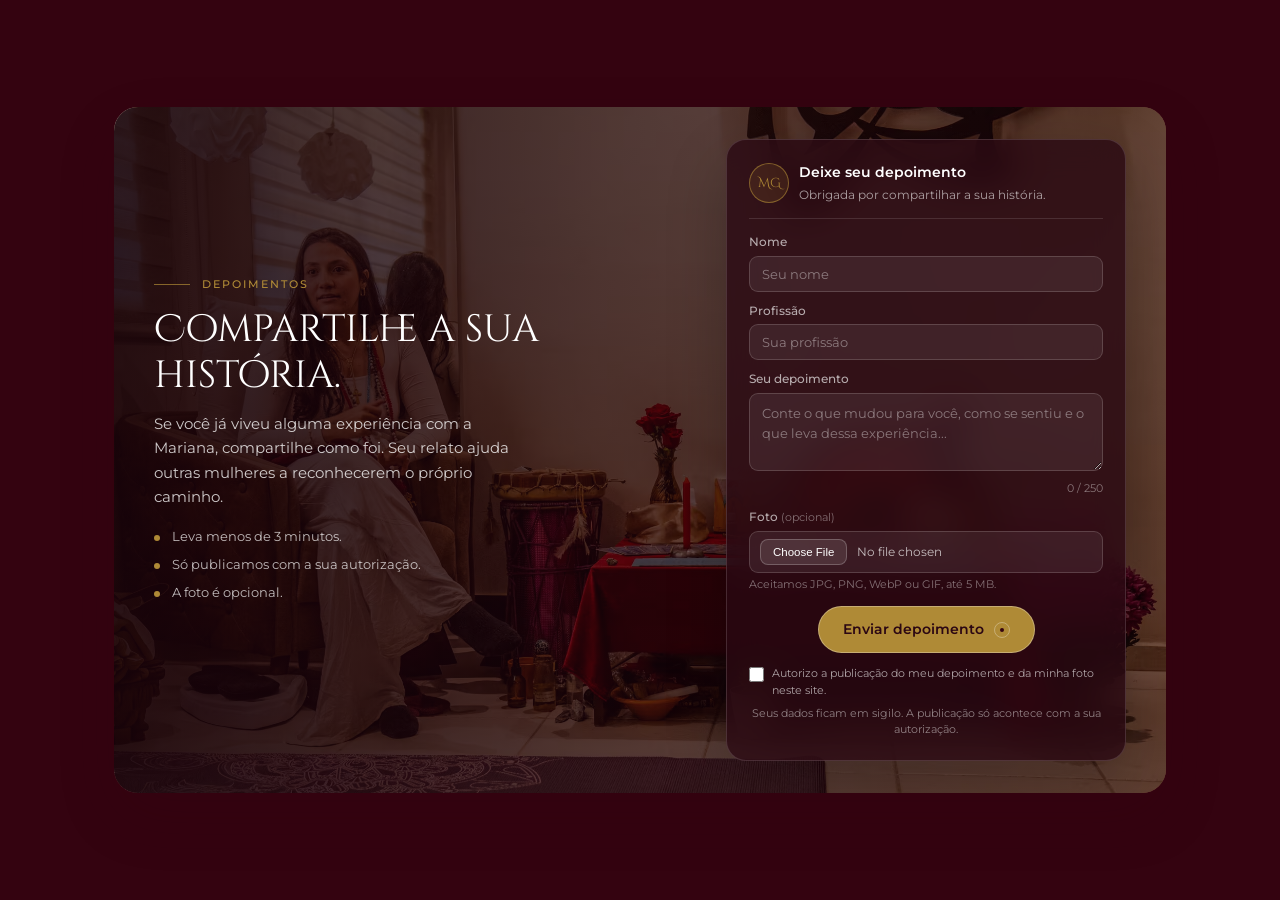
<file: depoimentos.html>
<!DOCTYPE html>
<html lang="pt-BR">

<head>
    <meta charset="UTF-8" />
    <meta name="viewport" content="width=device-width, initial-scale=1.0" />
    <title>Deixe seu depoimento | Mariana Gusmão</title>
    <meta name="description"
        content="Compartilhe como foi a sua experiência com a Mariana Gusmão. Seu depoimento pode inspirar outras mulheres." />
    <meta property="og:title" content="Deixe seu depoimento | Mariana Gusmão" />
    <meta property="og:description"
        content="Compartilhe como foi a sua experiência com a Mariana Gusmão. Seu depoimento pode inspirar outras mulheres." />
    <meta property="og:type" content="website" />
    <meta property="og:locale" content="pt_BR" />
    <link rel="preconnect" href="https://fonts.googleapis.com" />
    <link rel="preconnect" href="https://fonts.gstatic.com" crossorigin />
    <link
        href="https://fonts.googleapis.com/css2?family=Cinzel+Decorative:wght@400;700&family=Montserrat:wght@300;400;500;600&display=swap"
        rel="stylesheet" />
    <style>
        :root {
            --bg: #340310;
            --burgundy: #340310;
            --gold: #af8a36;
            --white: #fff;
            --text: #340310;
            --muted: #6b5550;
            --max: 1100px;
        }

        * {
            box-sizing: border-box;
            margin: 0;
            padding: 0
        }

        html {
            scroll-behavior: smooth
        }

        body {
            font-family: Montserrat, sans-serif;
            background: var(--bg);
            color: var(--text);
            line-height: 1.6;
            font-weight: 400
        }

        img {
            max-width: 100%;
            display: block
        }

        a {
            text-decoration: none;
            color: inherit
        }

        ul {
            list-style: none
        }

        button,
        input,
        textarea {
            font-family: inherit
        }

        .wrap {
            width: 100%;
            max-width: var(--max);
            margin: 0 auto;
            padding: 0 24px
        }

        .btn {
            --btn-line: rgba(52, 3, 16, .16);
            --btn-dot: var(--burgundy);
            display: inline-flex;
            align-items: center;
            justify-content: center;
            gap: 10px;
            padding: 14px 24px;
            border-radius: 50px;
            border: 1px solid var(--btn-line);
            font-size: 14px;
            font-weight: 600;
            line-height: 1.2;
            cursor: pointer;
            background: transparent;
            color: inherit;
            transition: background-color .3s ease, border-color .3s ease, color .3s ease;
        }

        /* Texto duplicado que sobe no hover */
        .btn-label {
            position: relative;
            display: block;
            overflow: hidden;
        }

        .btn-label>span {
            display: block;
            transition: transform .55s cubic-bezier(.22, .61, .36, 1);
        }

        .btn-label>span+span {
            position: absolute;
            left: 0;
            top: 100%;
        }

        .btn:hover .btn-label>span,
        .btn:focus-visible .btn-label>span {
            transform: translateY(-100%);
        }

        .btn-dot {
            flex: none;
            display: inline-flex;
            align-items: center;
            justify-content: center;
            width: 16px;
            height: 16px;
            border: 1px solid var(--btn-line);
            border-radius: 50%;
            transition: border-color .3s ease;
        }

        .btn-dot::before {
            content: "";
            width: 4px;
            height: 4px;
            border-radius: 50%;
            background: var(--btn-dot);
            transition: width .45s cubic-bezier(.22, .61, .36, 1),
                height .45s cubic-bezier(.22, .61, .36, 1);
        }

        .btn:hover .btn-dot::before,
        .btn:focus-visible .btn-dot::before {
            width: 10px;
            height: 10px;
        }

        .btn:focus-visible {
            outline: 2px solid var(--gold);
            outline-offset: 3px;
        }

        .btn-gold {
            background: var(--gold);
            color: #fff;
            --btn-line: rgba(255, 255, 255, .3);
            --btn-dot: var(--burgundy);
        }

        .btn-ghost {
            background: transparent;
            color: #fff;
            --btn-line: rgba(255, 255, 255, .5);
            --btn-dot: #fff;
        }

        .btn-outline {
            background: transparent;
            color: rgba(255, 255, 255, .88);
            --btn-line: rgba(255, 255, 255, .32);
            --btn-dot: #fff;
        }

        /* Bloco único, como a inscrição da home */
        .form-sec {
            display: flex;
            align-items: center;
            min-height: 100vh;
            min-height: 100svh;
            padding: 28px 0;
            background: var(--bg)
        }

        .form-card {
            position: relative;
            isolation: isolate;
            display: grid;
            grid-template-columns: minmax(0, 1fr) 400px;
            align-items: center;
            gap: 40px;
            min-height: 0;
            padding: 32px 40px;
            border-radius: 24px;
            overflow: hidden;
            background: #1c070d url("./assets/images/mari02.jpg") 62% center/cover no-repeat;
            box-shadow: 0 24px 60px rgba(52, 3, 16, .14);
        }

        .form-card::before {
            content: "";
            position: absolute;
            inset: 0;
            z-index: -1;
            background: linear-gradient(90deg, rgba(24, 3, 10, .9) 0%, rgba(24, 3, 10, .68) 46%, rgba(24, 3, 10, .52) 100%);
        }

        .form-copy {
            color: #fff;
            max-width: 430px
        }

        .form-label {
            display: flex;
            align-items: center;
            gap: 12px;
            font-size: 11px;
            font-weight: 500;
            letter-spacing: .18em;
            text-transform: uppercase;
            color: var(--gold);
            margin-bottom: 14px
        }

        .form-label::before {
            content: "";
            width: 36px;
            height: 1px;
            background: var(--gold);
            opacity: .7
        }

        .form-copy h2 {
            font-family: "Cinzel Decorative", serif;
            font-weight: 400;
            font-size: clamp(1.8rem, 3vw, 2.6rem);
            line-height: 1.18;
            margin-bottom: 14px
        }

        .form-copy>p {
            color: rgba(255, 255, 255, .78);
            font-size: .92rem;
            line-height: 1.65;
            max-width: 370px;
            margin-bottom: 18px
        }

        .form-points {
            display: flex;
            flex-direction: column;
            gap: 8px;
            margin-bottom: 22px
        }

        .form-points li {
            position: relative;
            padding-left: 18px;
            font-size: .82rem;
            line-height: 1.5;
            color: rgba(255, 255, 255, .72)
        }

        .form-points li::before {
            content: "";
            position: absolute;
            left: 0;
            top: 8px;
            width: 6px;
            height: 6px;
            border-radius: 50%;
            background: var(--gold)
        }

        .form-call {
            font-size: .85rem;
            line-height: 1.55;
            color: rgba(255, 255, 255, .68)
        }

        .form-call a {
            color: #fff;
            border-bottom: 1px solid rgba(175, 138, 54, .8);
            padding-bottom: 2px;
            transition: color .2s, border-color .2s
        }

        .form-call a:hover {
            color: var(--gold);
            border-color: var(--gold)
        }

        .form-panel {
            width: 100%;
            max-width: 400px;
            justify-self: end;
            padding: 22px;
            border: 1px solid rgba(255, 255, 255, .14);
            border-radius: 20px;
            background: rgba(42, 8, 18, .78);
            -webkit-backdrop-filter: blur(16px);
            backdrop-filter: blur(16px);
            box-shadow: 0 24px 60px rgba(0, 0, 0, .24);
            color: #fff
        }

        .form-panel-head {
            display: flex;
            align-items: center;
            gap: 10px;
            padding-bottom: 14px;
            margin-bottom: 14px;
            border-bottom: 1px solid rgba(255, 255, 255, .12)
        }

        .avatar {
            display: flex;
            align-items: center;
            justify-content: center;
            width: 40px;
            height: 40px;
            flex: none;
            border: 1px solid rgba(175, 138, 54, .6);
            border-radius: 50%;
            background: rgba(175, 138, 54, .14);
            font-family: "Cinzel Decorative", serif;
            font-size: 13px;
            color: var(--gold)
        }

        .form-panel-head h3 {
            font-family: Montserrat, sans-serif;
            font-size: 13.5px;
            font-weight: 600;
            margin-bottom: 2px
        }

        .form-panel-head p {
            font-size: 11.5px;
            color: rgba(255, 255, 255, .6)
        }

        .fg {
            display: flex;
            flex-direction: column;
            gap: 10px
        }

        .fg label {
            display: block;
            font-size: 11.5px;
            font-weight: 500;
            color: rgba(255, 255, 255, .65);
            margin-bottom: 4px
        }

        .fg .hint {
            font-weight: 400;
            color: rgba(255, 255, 255, .4);
            font-size: 11px
        }

        .fg input,
        .fg textarea {
            width: 100%;
            padding: 9px 12px;
            border: 1px solid rgba(255, 255, 255, .16);
            border-radius: 9px;
            background: rgba(255, 255, 255, .07);
            color: #fff;
            font-size: 13px;
            transition: border-color .25s, box-shadow .25s, background .25s
        }

        .fg input::placeholder,
        .fg textarea::placeholder {
            color: rgba(255, 255, 255, .4)
        }

        .fg input:focus,
        .fg textarea:focus {
            outline: none;
            border-color: var(--gold);
            background: rgba(255, 255, 255, .1);
            box-shadow: 0 0 0 3px rgba(175, 138, 54, .18)
        }

        .fg textarea {
            min-height: 78px;
            resize: vertical;
            line-height: 1.55
        }

        .field input[type="file"] {
            padding: 7px 10px;
            font-size: 11.5px;
            color: rgba(255, 255, 255, .7);
            cursor: pointer
        }

        .field input[type="file"]::file-selector-button {
            margin-right: 10px;
            padding: 6px 12px;
            border: 1px solid rgba(255, 255, 255, .22);
            border-radius: 8px;
            background: rgba(255, 255, 255, .1);
            color: #fff;
            font-size: 11.5px;
            font-weight: 500;
            cursor: pointer;
            transition: background .2s, border-color .2s
        }

        .field input[type="file"]::file-selector-button:hover {
            background: rgba(175, 138, 54, .22);
            border-color: rgba(175, 138, 54, .55)
        }

        .file-hint {
            margin-top: 5px;
            font-size: 10.5px;
            color: rgba(255, 255, 255, .42);
            line-height: 1.4
        }

        .photo-preview {
            display: flex;
            align-items: center;
            gap: 10px;
            margin-top: 8px;
            padding: 7px;
            border: 1px solid rgba(255, 255, 255, .12);
            border-radius: 10px;
            background: rgba(255, 255, 255, .05)
        }

        .photo-preview img {
            width: 46px;
            height: 46px;
            flex: none;
            border-radius: 8px;
            object-fit: cover;
            border: 1px solid rgba(175, 138, 54, .45)
        }

        .photo-meta {
            min-width: 0;
            display: flex;
            flex-direction: column;
            gap: 3px
        }

        .photo-name {
            font-size: 11.5px;
            color: rgba(255, 255, 255, .72);
            overflow: hidden;
            text-overflow: ellipsis;
            white-space: nowrap
        }

        .photo-remove {
            align-self: flex-start;
            padding: 0;
            border: none;
            background: none;
            color: var(--gold);
            font-size: 11px;
            text-decoration: underline;
            cursor: pointer
        }

        .photo-remove:hover {
            color: #fff
        }

        .counter {
            display: flex;
            justify-content: flex-end;
            font-size: 10.5px;
            color: rgba(255, 255, 255, .42);
            margin-top: 3px
        }

        .consents {
            display: flex;
            flex-direction: column;
            gap: 8px;
            margin-top: 12px
        }

        .consents label {
            display: flex;
            gap: 8px;
            align-items: flex-start;
            font-size: 11px;
            line-height: 1.5;
            color: rgba(255, 255, 255, .62);
            cursor: pointer
        }

        .consents input[type="checkbox"] {
            width: 15px;
            height: 15px;
            flex: none;
            margin-top: 2px;
            accent-color: var(--gold);
            cursor: pointer
        }

        .form-error {
            margin-top: 10px;
            padding: 8px 10px;
            border-radius: 8px;
            background: rgba(255, 120, 110, .12);
            border: 1px solid rgba(255, 140, 130, .28);
            color: #ffb7b1;
            font-size: 11.5px;
            line-height: 1.4
        }

        .form-panel .btn[type="submit"] {
            display: flex;
            width: fit-content;
            margin: 14px auto 0;
            background: var(--gold);
            color: #2b0713;
            font-weight: 600
        }

        .form-note {
            margin-top: 8px;
            text-align: center;
            font-size: 10.5px;
            color: rgba(255, 255, 255, .48);
            line-height: 1.5
        }

        .ok {
            text-align: center;
            padding: 10px 4px 4px
        }

        .ok:focus {
            outline: none
        }

        .ok-badge {
            display: flex;
            align-items: center;
            justify-content: center;
            width: 46px;
            height: 46px;
            margin: 0 auto 12px;
            border-radius: 50%;
            border: 1px solid rgba(175, 138, 54, .6);
            background: rgba(175, 138, 54, .14);
            font-family: "Cinzel Decorative", serif;
            color: var(--gold);
            font-size: 18px
        }

        .ok h3 {
            font-family: "Cinzel Decorative", serif;
            font-weight: 400;
            font-size: 1.15rem;
            line-height: 1.35;
            margin-bottom: 8px;
            color: #fff
        }

        .ok p {
            font-size: .85rem;
            line-height: 1.55;
            color: rgba(255, 255, 255, .7);
            margin-bottom: 14px
        }

        .ok-actions {
            display: flex;
            flex-direction: column;
            gap: 10px
        }

        .ok-actions .btn {
            width: 100%
        }

        .ok-hint {
            margin-top: 14px !important;
            margin-bottom: 0 !important;
            font-size: 11px !important;
            color: rgba(255, 255, 255, .48) !important
        }

        .link-back {
            margin-top: 18px;
            background: none;
            border: none;
            color: rgba(255, 255, 255, .55);
            font-size: 12px;
            text-decoration: underline;
            cursor: pointer
        }

        .link-back:hover {
            color: #fff
        }

        .honeypot {
            position: absolute;
            left: -9999px;
            width: 1px;
            height: 1px;
            overflow: hidden
        }

        [hidden] {
            display: none !important
        }

        @media(max-width:1024px) {
            .form-card {
                grid-template-columns: minmax(0, 1fr) 420px;
                gap: 36px;
                padding: 40px
            }
        }

        @media(max-width:900px) {
            .form-card {
                grid-template-columns: 1fr;
                min-height: 0;
                gap: 32px;
                padding: 40px 28px;
                background-position: 68% center
            }

            .form-card::before {
                background: linear-gradient(180deg, rgba(24, 3, 10, .76) 0%, rgba(24, 3, 10, .92) 100%)
            }

            .form-copy {
                max-width: none
            }

            .form-copy>p {
                max-width: none
            }

            .form-panel {
                max-width: 520px;
                margin: 0 auto;
                justify-self: center
            }
        }

        @media(max-width:600px) {
            .form-sec {
                padding: 32px 0
            }

            .form-card {
                padding: 32px 16px;
                border-radius: 20px;
                background-position: 72% center
            }

            .form-copy h2 {
                font-size: 1.9rem
            }

            .form-panel {
                padding: 20px 18px
            }
        }

        @media (prefers-reduced-motion:reduce) {
            html {
                scroll-behavior: auto
            }

            * {
                transition-duration: .01ms !important;
                animation-duration: .01ms !important
            }
        }
    </style>
</head>

<body>
    <main id="conteudo">
        <section class="form-sec" id="formulario">
            <div class="wrap">
                <div class="form-card">
                    <div class="form-copy">
                        <span class="form-label">Depoimentos</span>
                        <h2>Compartilhe a sua história.</h2>
                        <p>Se você já viveu alguma experiência com a Mariana, compartilhe como foi. Seu relato ajuda
                            outras
                            mulheres a reconhecerem o próprio caminho.</p>
                        <ul class="form-points">
                            <li>Leva menos de 3 minutos.</li>
                            <li>Só publicamos com a sua autorização.</li>
                            <li>A foto é opcional.</li>
                        </ul>

                    </div>

                    <div class="form-panel">
                        <div class="form-panel-head">
                            <span class="avatar" aria-hidden="true">MG</span>
                            <div>
                                <h3>Deixe seu depoimento</h3>
                                <p>Obrigada por compartilhar a sua história.</p>
                            </div>
                        </div>

                        <form id="depo-form" action="https://forminit.com/f/hn3jtwu5y0i" method="POST"
                            novalidate enctype="multipart/form-data">
                            <div class="honeypot" aria-hidden="true">
                                <label for="website">Website</label>
                                <input type="text" name="_gotcha" id="website" tabindex="-1" autocomplete="off" />
                            </div>
                            <input type="hidden" name="fi-text-tipo" value="Depoimento" />

                            <div class="fg">
                                <div class="field">
                                    <label for="d-nome">Nome</label>
                                    <input id="d-nome" name="fi-sender-fullName" type="text" placeholder="Seu nome"
                                        autocomplete="name" pattern="[A-Za-zÀ-ÖØ-öø-ÿ\s]+" title="Use apenas letras"
                                        minlength="2" required />
                                </div>

                                <div class="field">
                                    <label for="d-profissao">Profissão</label>
                                    <input id="d-profissao" name="fi-text-profissao" type="text" placeholder="Sua profissão"
                                        minlength="2" required />
                                </div>

                                <div class="field">
                                    <label for="d-depoimento">Seu depoimento</label>
                                    <textarea id="d-depoimento" name="fi-text-depoimento" maxlength="250" minlength="40"
                                        required
                                        placeholder="Conte o que mudou para você, como se sentiu e o que leva dessa experiência..."></textarea>
                                    <div class="counter" id="counter" aria-live="polite">0 / 250</div>
                                </div>

                                <div class="field">
                                    <label for="d-foto">Foto <span class="hint">(opcional)</span></label>
                                    <input type="file" id="d-foto" name="fi-file-foto"
                                        accept=".jpg,.jpeg,.png,.webp,.gif,image/jpeg,image/png,image/webp,image/gif" />
                                    <p class="file-hint">Aceitamos JPG, PNG, WebP ou GIF, até 5 MB.</p>
                                    <div class="photo-preview" id="photo-preview" hidden>
                                        <img id="photo-thumb" alt="Prévia da foto selecionada" />
                                        <div class="photo-meta">
                                            <span class="photo-name" id="photo-name"></span>
                                            <button type="button" class="photo-remove" id="photo-remove">Remover
                                                foto</button>
                                        </div>
                                    </div>
                                </div>

                            </div>

                            <p class="form-error" id="depo-error" role="alert" hidden></p>
                            <button type="submit" class="btn btn-gold"><span class="btn-label"><span>Enviar depoimento</span><span aria-hidden="true">Enviar depoimento</span></span><span class="btn-dot" aria-hidden="true"></span></button>

                            <div class="consents">
                                <label>
                                    <input type="checkbox" name="fi-checkbox-autorizacao" value="yes" id="d-autorizacao" required />
                                    Autorizo a publicação do meu depoimento e da minha foto neste site.
                                </label>
                            </div>

                            <p class="form-note">Seus dados ficam em sigilo. A publicação só acontece com a sua
                                autorização.</p>
                        </form>

                        <div class="ok" id="depo-ok" tabindex="-1" hidden>
                            <span class="ok-badge" aria-hidden="true">MG</span>
                            <h3>Depoimento enviado com sucesso!</h3>
                            <p>Obrigada por compartilhar a sua história. A publicação só acontece com a sua autorização.</p>
                            <button class="link-back" type="button" id="depo-again">Escrever outro depoimento</button>
                        </div>
                    </div>
                </div>
            </div>
        </section>
    </main>

    <script src="https://forminit.com/sdk/v1/forminit.js"></script>
    <script>
        (function () {
            'use strict';

            // Forminit form: inputs are named fi-{type}-{name}. Rules: https://forminit.com/setup.md
            var FORM_ID = "hn3jtwu5y0i"; // the Form ID from the request
            var FIELD_ERRORS = {
                "sender.fullName": "Use apenas letras, espaços, hífens, apóstrofos e pontos."
            };

            function errorText(error) {
                var field = error && error.fieldName ? error.fieldName : (/['"]([^'"]+)['"]/.exec((error && error.message) || "") || [])[1];
                if (field && FIELD_ERRORS[field]) return FIELD_ERRORS[field];
                if (error && error.error === "TOO_MANY_REQUESTS") return "Aguarde alguns segundos e tente novamente.";
                return "Não foi possível enviar agora. Tente novamente.";
            }

            var form = document.getElementById('depo-form');
            if (!form) return;

            var nomeInput = document.getElementById('d-nome');
            var profissaoInput = document.getElementById('d-profissao');
            var depoInput = document.getElementById('d-depoimento');
            var autorizacaoInput = document.getElementById('d-autorizacao');
            var honeypotInput = document.getElementById('website');
            var photoInput = document.getElementById('d-foto');
            var photoPreview = document.getElementById('photo-preview');
            var photoThumb = document.getElementById('photo-thumb');
            var photoName = document.getElementById('photo-name');
            var photoRemove = document.getElementById('photo-remove');
            var errorBox = document.getElementById('depo-error');
            var counter = document.getElementById('counter');
            var okBox = document.getElementById('depo-ok');
            var againBtn = document.getElementById('depo-again');
            var submitBtn = form.querySelector('button[type="submit"]');

            var photoFile = null;
            var photoUrl = '';
            var ALLOWED_TYPES = ['image/jpeg', 'image/png', 'image/webp', 'image/gif'];
            var MAX_SIZE = 5 * 1024 * 1024;
            var sending = false;
            var forminit;

            function clearError() {
                errorBox.textContent = '';
                errorBox.hidden = true;
            }

            function showError(message, field) {
                errorBox.textContent = message;
                errorBox.hidden = false;
                if (field && field.focus) field.focus();
            }

            function clearPhoto() {
                if (photoUrl) URL.revokeObjectURL(photoUrl);
                photoUrl = '';
                photoFile = null;
                photoInput.value = '';
                photoThumb.removeAttribute('src');
                photoName.textContent = '';
                photoPreview.hidden = true;
            }

            function formatSize(bytes) {
                if (bytes < 1024) return bytes + ' B';
                if (bytes < 1024 * 1024) return Math.round(bytes / 1024) + ' KB';
                return (bytes / (1024 * 1024)).toFixed(1).replace('.', ',') + ' MB';
            }

            function validatePhoto(file) {
                if (ALLOWED_TYPES.indexOf(file.type) === -1) {
                    return 'Envie uma imagem em JPG, PNG, WebP ou GIF.';
                }
                if (file.size > MAX_SIZE) {
                    return 'A foto deve ter no máximo 5 MB.';
                }
                return '';
            }

            function updateCounter() {
                var len = depoInput.value.length;
                counter.textContent = len + ' / 250';
                counter.classList.toggle('is-over', len >= 250);
            }

            nomeInput.addEventListener('input', function () {
                nomeInput.value = nomeInput.value.replace(/[^A-Za-zÀ-ÖØ-öø-ÿ\s]/g, '');
            });

            depoInput.addEventListener('input', updateCounter);

            photoInput.addEventListener('change', function () {
                clearError();
                var file = photoInput.files && photoInput.files[0];
                if (!file) {
                    clearPhoto();
                    return;
                }
                var problem = validatePhoto(file);
                if (problem) {
                    showError(problem, photoInput);
                    clearPhoto();
                    return;
                }
                photoFile = file;
                if (photoUrl) URL.revokeObjectURL(photoUrl);
                photoUrl = URL.createObjectURL(file);
                photoThumb.src = photoUrl;
                photoName.textContent = file.name + ' · ' + formatSize(file.size);
                photoPreview.hidden = false;
            });

            photoRemove.addEventListener('click', function () {
                clearPhoto();
                clearError();
                photoInput.focus();
            });

            function validate() {
                clearError();

                if (honeypotInput && honeypotInput.value) {
                    return { spam: true };
                }

                var nome = nomeInput.value.trim();
                var profissao = profissaoInput.value.trim();
                var depoimento = depoInput.value.trim();

                if (!nome || nome.length < 2) {
                    showError('Informe seu nome (apenas letras).', nomeInput);
                    return { ok: false };
                }
                if (!/^[A-Za-zÀ-ÖØ-öø-ÿ\s]+$/.test(nome)) {
                    showError('Use apenas letras no nome.', nomeInput);
                    return { ok: false };
                }
                if (!profissao || profissao.length < 2) {
                    showError('Informe a sua profissão.', profissaoInput);
                    return { ok: false };
                }
                if (depoimento.length < 40) {
                    showError('Escreva um depoimento com pelo menos 40 caracteres.', depoInput);
                    return { ok: false };
                }
                if (depoimento.length > 250) {
                    showError('O depoimento deve ter no máximo 250 caracteres.', depoInput);
                    return { ok: false };
                }
                if (photoInput.files && photoInput.files[0]) {
                    var problem = validatePhoto(photoInput.files[0]);
                    if (problem) {
                        showError(problem, photoInput);
                        return { ok: false };
                    }
                    photoFile = photoInput.files[0];
                }
                if (!autorizacaoInput.checked) {
                    showError('É necessário autorizar a publicação do depoimento e da foto.', autorizacaoInput);
                    return { ok: false };
                }

                return {
                    ok: true,
                    data: {
                        nome: nome,
                        profissao: profissao,
                        depoimento: depoimento,
                        autorizacao: true,
                        foto_nome: photoFile ? photoFile.name : '',
                        foto_tipo: photoFile ? photoFile.type : '',
                        pagina: 'depoimentos.html',
                        data_hora: new Date().toISOString(),
                        origem: 'site-depoimentos'
                    }
                };
            }

            function showSuccess() {
                form.hidden = true;
                okBox.hidden = false;
                okBox.focus();
            }

            form.addEventListener('submit', async function (e) {
                e.preventDefault();
                if (sending) return;

                var result = validate();
                if (result.spam) {
                    showError('Não foi possível validar o envio. Recarregue a página e tente novamente.', honeypotInput);
                    return;
                }
                if (!result.ok) return;

                var fd = new FormData(form);
                var senderName = fd.get('fi-sender-fullName');
                if (typeof senderName === 'string') {
                    fd.set('fi-sender-fullName', senderName.replace(/[\u2018\u2019]/g, "'"));
                }

                var bytes = 0;
                fd.forEach(function (value) {
                    if (value instanceof File) bytes += value.size;
                });
                if (bytes > 24 * 1024 * 1024) {
                    showError('Os arquivos devem somar no máximo 24 MB.', photoInput);
                    return;
                }

                clearError();
                sending = true;
                submitBtn.disabled = true;

                try {
                    if (!forminit) forminit = new Forminit();
                    var response = await forminit.submit(FORM_ID, fd);
                    var data = response.data;
                    var error = response.error;
                    if (error || !data || typeof data.hashId !== 'string') {
                        console.error('Forminit:', error || data);
                        var field = error && error.fieldName;
                        if (!field) {
                            var match = /['"]([^'"]+)['"]/.exec((error && error.message) || '');
                            field = match && match[1];
                        }
                        showError(errorText(error), field === 'sender.fullName' ? nomeInput : null);
                        return;
                    }
                    showSuccess();
                } catch (err) {
                    console.error('Forminit:', err);
                    showError('Não foi possível enviar agora. Tente novamente.');
                } finally {
                    sending = false;
                    submitBtn.disabled = false;
                }
            });

            againBtn.addEventListener('click', function () {
                form.reset();
                clearPhoto();
                form.hidden = false;
                okBox.hidden = true;
                clearError();
                updateCounter();
                nomeInput.focus();
            });

            updateCounter();
        })();
    </script>
</body>

</html>
</file>
